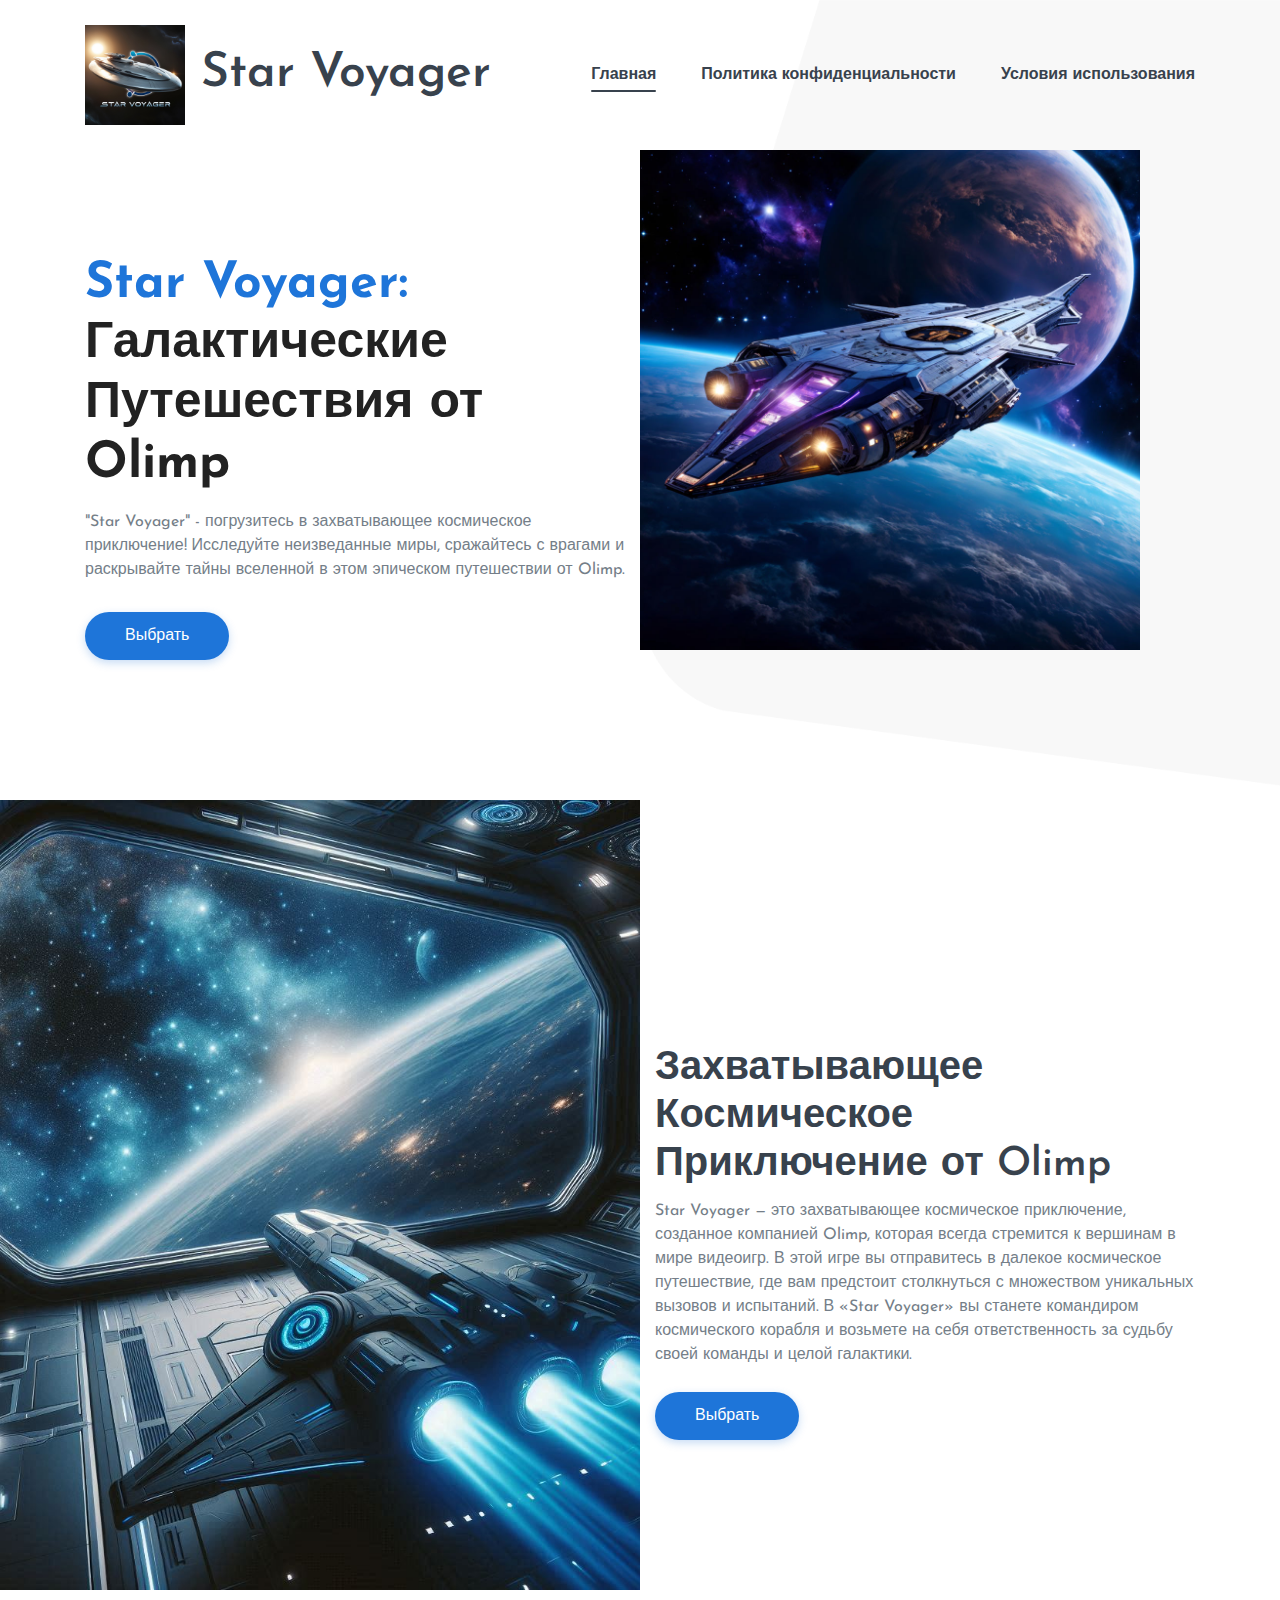
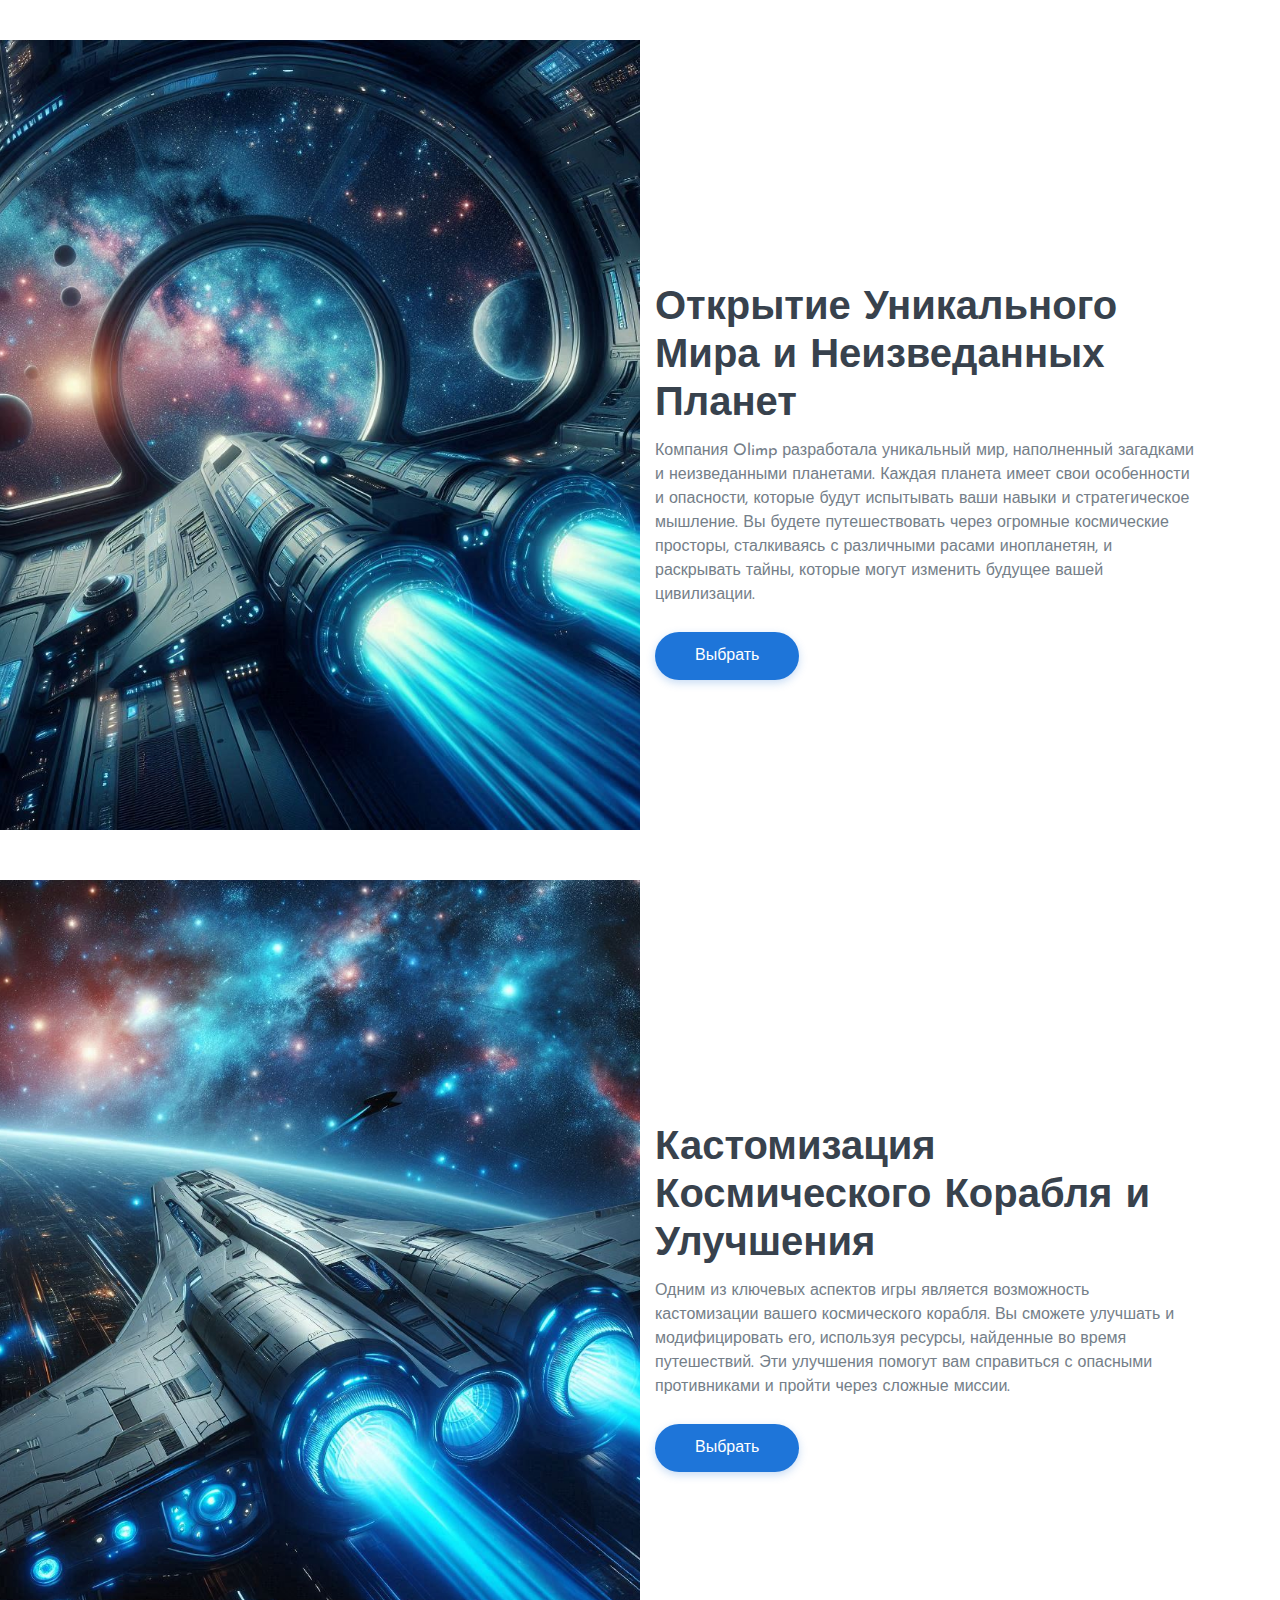
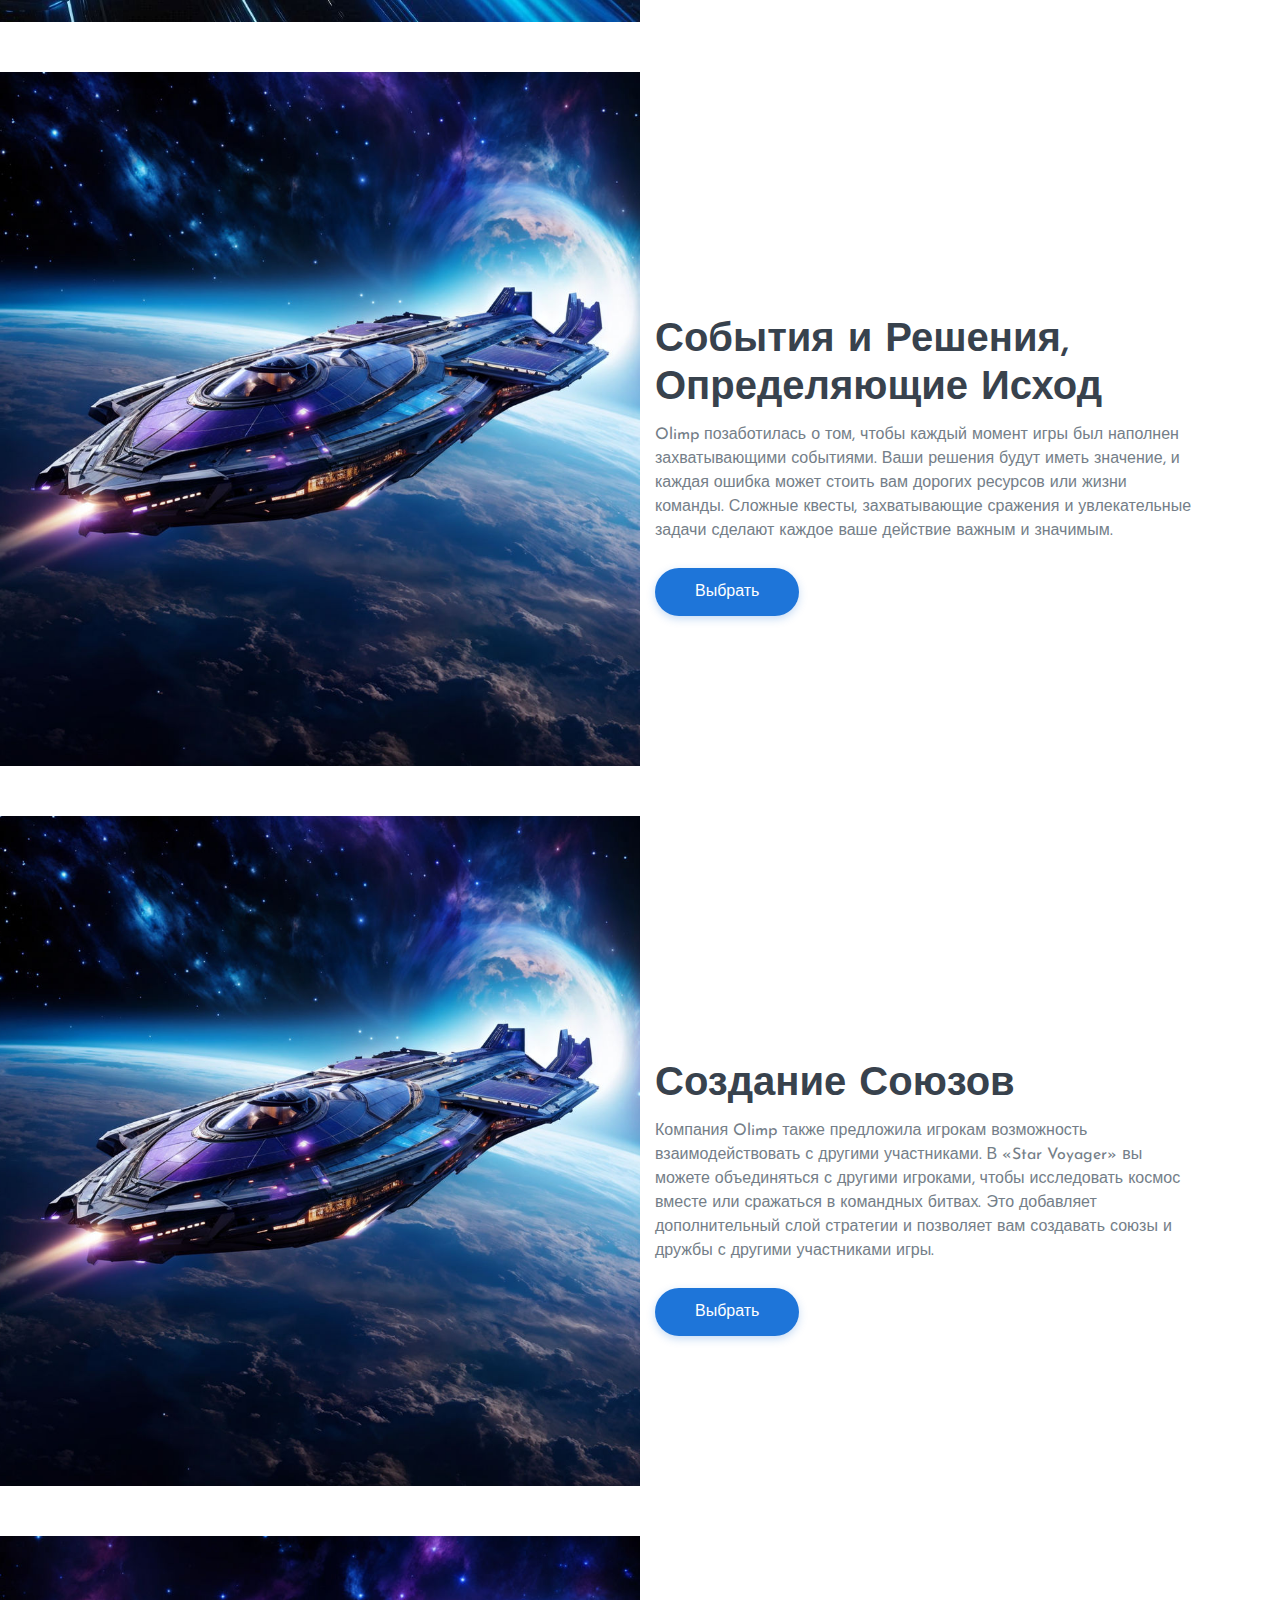
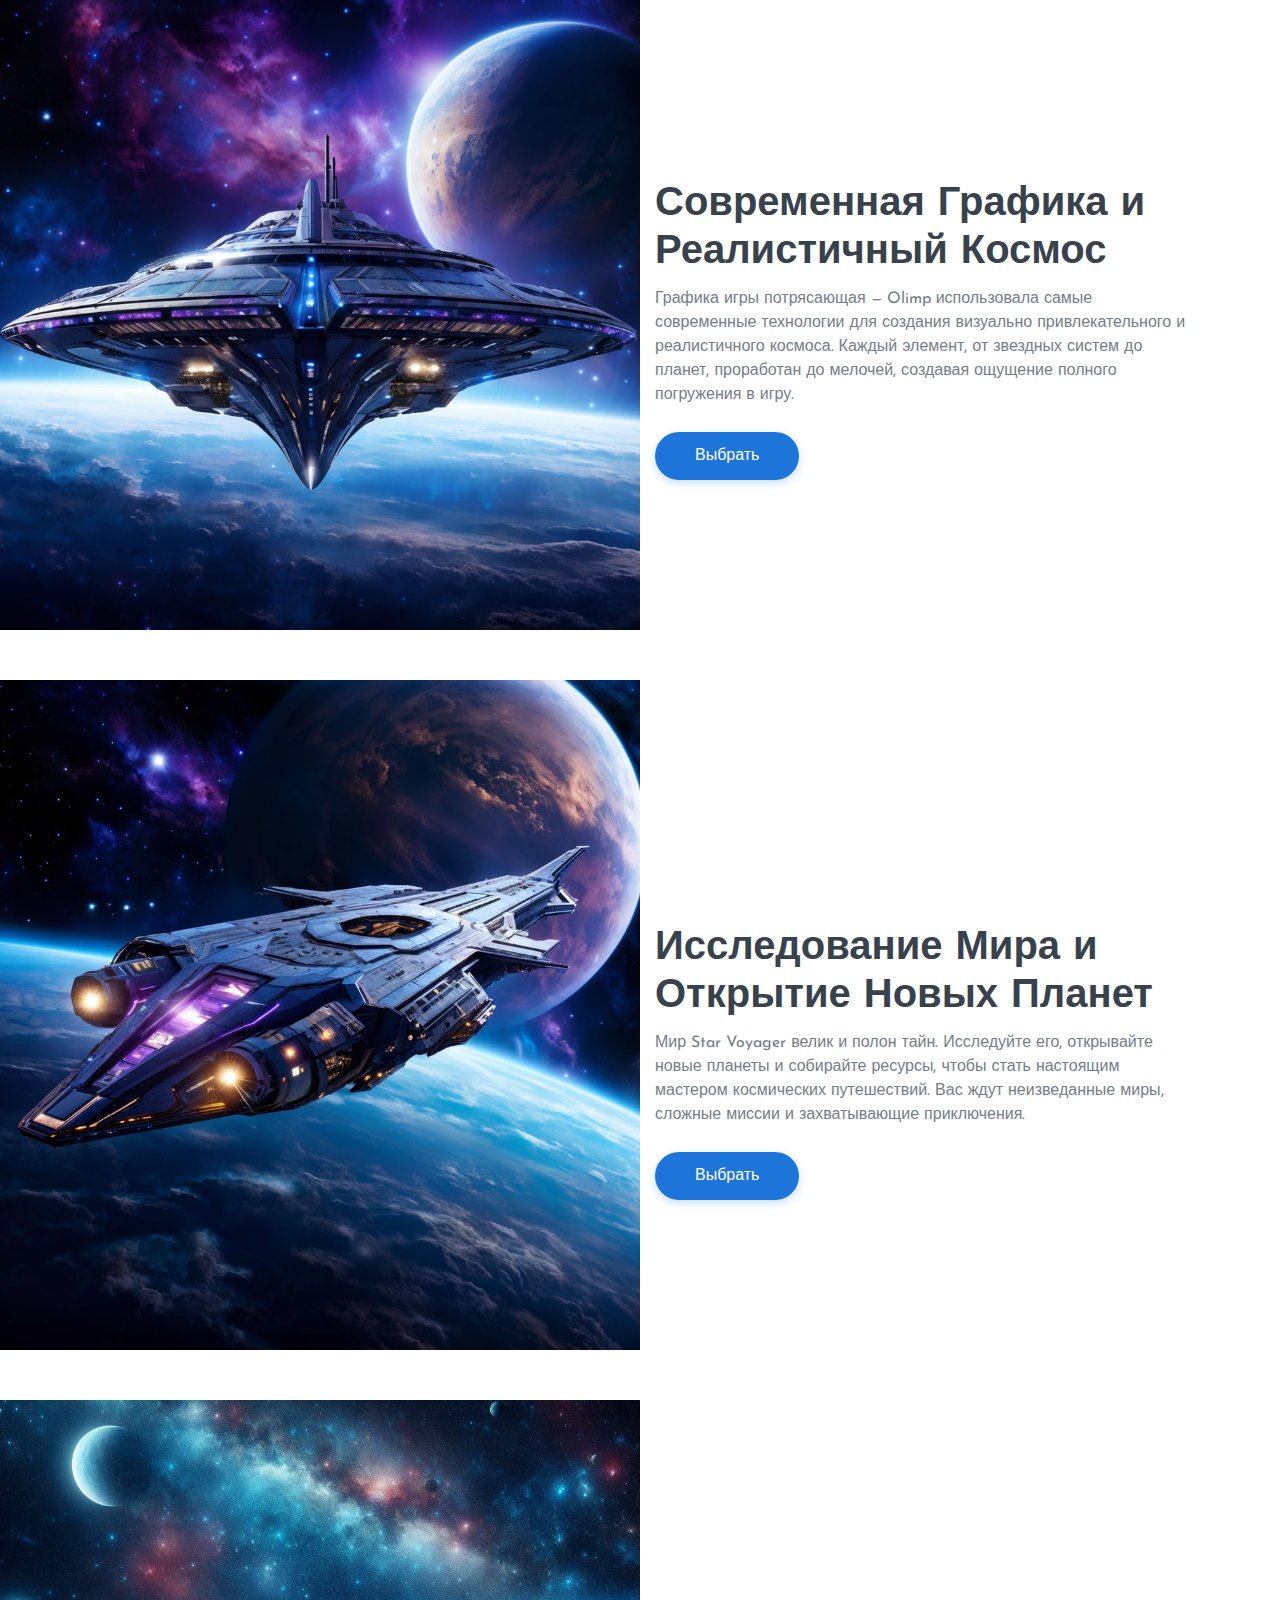
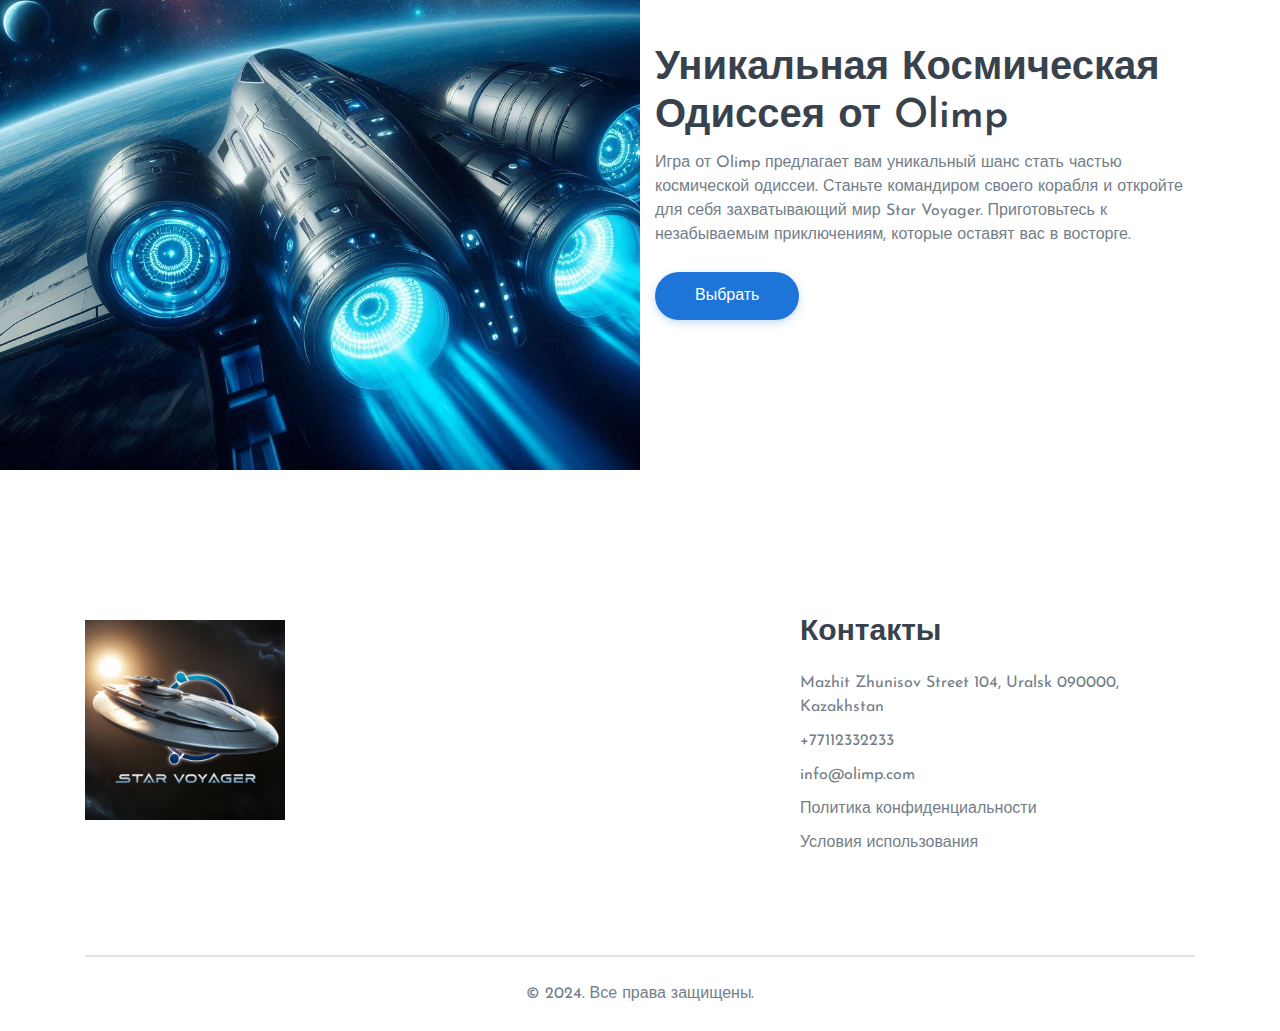
<file: index.html>
<!doctype html>
<html class="no-js" lang="ru">

<head>
    <meta charset="utf-8">
    <title>Star Voyager от Olimp - Космическое Приключение</title>
    <meta name="description" content="Star Voyager от Olimp — захватывающее космическое приключение. Путешествуйте по вселенной, исследуйте планеты и улучшайте свой космический корабль.">
    <meta name="viewport" content="width=device-width, initial-scale=1">
    <!--====== Favicon Icon ======-->
    <link rel="apple-touch-icon" sizes="180x180" href="favicon/apple-touch-icon.png">
    <link rel="icon" type="image/png" sizes="32x32" href="favicon/favicon-32x32.png">
    <link rel="icon" type="image/png" sizes="16x16" href="favicon/favicon-16x16.png">
    <link rel="manifest" href="favicon/site.webmanifest">
    <!--====== Font Awesome CSS ======-->
    <link rel="stylesheet" href="assets/webfont/font-css/LineIcons.css">
    <link rel="stylesheet" href="assets/css/bootstrap.min.css">
    <link rel="stylesheet" href="assets/css/default.css">
    <link rel="stylesheet" href="assets/css/style.css">
</head>

<body>

    <div class="preloader">
        <div class="loader">
            <div class="ytp-spinner">
                <div class="ytp-spinner-container">
                    <div class="ytp-spinner-rotator">
                        <div class="ytp-spinner-left">
                            <div class="ytp-spinner-circle"></div>
                        </div>
                        <div class="ytp-spinner-right">
                            <div class="ytp-spinner-circle"></div>
                        </div>
                    </div>
                </div>
            </div>
        </div>
    </div>

    <!--====== PRELOADER PART ENDS ======-->

    <!--====== HEADER PART START ======-->

    <section class="header_area">
        <div class="header_navbar">
            <div class="container">
                <div class="row">
                    <div class="col-lg-12">
                        <nav class="navbar navbar-expand-lg">
                            <a class="navbar-brand" href="index.html">
                                <img src="assets/images/logo.jpg" alt="Logo" width="100">
                            </a>
                            <h1>Star Voyager</h1>
                            <button class="navbar-toggler" type="button" data-toggle="collapse" data-target="#navbarSupportedContent" aria-controls="navbarSupportedContent" aria-expanded="false" aria-label="Toggle navigation">
                                <span class="toggler-icon"></span>
                                <span class="toggler-icon"></span>
                                <span class="toggler-icon"></span>
                            </button>

                            <div class="collapse navbar-collapse sub-menu-bar" id="navbarSupportedContent">
                                <ul id="nav" class="navbar-nav ml-auto">
                                    <li class="nav-item active">
                                        <a class="page-scroll" href="index.html">Главная</a>
                                    </li>
                                    <li class="nav-item">
                                        <a class="page-scroll" href="policy.html">Политика конфиденциальности</a>
                                    </li>
                                    <li class="nav-item">
                                        <a class="page-scroll" href="terms.html">Условия использования</a>
                                    </li>
                                </ul>
                            </div> <!-- navbar collapse -->
                        </nav> <!-- navbar -->
                    </div>
                </div> <!-- row -->
            </div> <!-- container -->
        </div> <!-- header navbar -->

        <div id="home" class="header_hero d-lg-flex align-items-center">
            <div class="container">
                <div class="row align-items-center">
                    <div class="col-lg-6">
                        <div class="header_hero_content mt-45">
                            <h2 class="header_title"><span>Star Voyager:</span> Галактические Путешествия от Olimp</h2>
                            <p>"Star Voyager" - погрузитесь в захватывающее космическое приключение! Исследуйте неизведанные миры, сражайтесь с врагами и раскрывайте тайны вселенной в этом эпическом путешествии от Olimp.</p>
                            <a href="" class="main-btn">Выбрать</a>
                        </div> <!-- header hero content -->
                    </div>
                </div> <!-- row -->
            </div> <!-- container -->
            <div class="header_shape bg_cover d-none d-lg-block" style="background-image: url(assets/images/header_shape.png)"></div> <!-- header shape -->
            <div class="header_image d-flex align-items-center">
                <div>
                    <img src="assets/images/14.jpeg" width="500" alt="header image">
                </div> <!-- image -->
            </div> <!-- header image -->
        </div> <!-- header hero -->
    </section>

    <!--====== HEADER PART ENDS ======-->
    
    <!--====== FEATURES PART START ======-->

    <section id="about" class="about_area pt-95 mb-50">
        <div class="about_shape d-none d-lg-block">
            <img src="assets/images/about_shape.svg" alt="shape">
        </div> <!-- about shape -->
        <div class="about_image d-flex align-items-center align-items-center justify-content-end">
            <div class="image">
                <img src="assets/images/8.jpeg" alt="about" class="img-about">
            </div>
        </div> <!-- about image -->
        <div class="container">
            <div class="row justify-content-end">
                <div class="col-lg-6">
                    <div class="about_content">
                        <div class="section_title pb-25">
                            <h4 class="title">Захватывающее Космическое Приключение от Olimp</h4>
                            <p>Star Voyager — это захватывающее космическое приключение, созданное компанией Olimp, которая всегда стремится к вершинам в мире видеоигр. В этой игре вы отправитесь в далекое космическое путешествие, где вам предстоит столкнуться с множеством уникальных вызовов и испытаний. В «Star Voyager» вы станете командиром космического корабля и возьмете на себя ответственность за судьбу своей команды и целой галактики.</p>
                        </div>
                        <a href="" class="main-btn">Выбрать</a>
                    </div> <!-- about content -->
                </div>
            </div> <!-- row -->
        </div> <!-- container -->
    </section>

    <section id="about2" class="about_area pt-95 mb-50">
        <div class="about_shape d-none d-lg-block">
            <img src="assets/images/about_shape.svg" alt="shape">
        </div> <!-- about shape -->
        <div class="about_image d-flex align-items-center align-items-center justify-content-end">
            <div class="image">
                <img src="assets/images/9.jpeg" alt="about" class="img-about">
            </div>
        </div><!-- about image -->
        <div class="container">
            <div class="row justify-content-end">
                <div class="col-lg-6">
                    <div class="about_content">
                        <div class="section_title pb-25">
                            <h4 class="title">Открытие Уникального Мира и Неизведанных Планет</h4>
                            <p>Компания Olimp разработала уникальный мир, наполненный загадками и неизведанными планетами. Каждая планета имеет свои особенности и опасности, которые будут испытывать ваши навыки и стратегическое мышление. Вы будете путешествовать через огромные космические просторы, сталкиваясь с различными расами инопланетян, и раскрывать тайны, которые могут изменить будущее вашей цивилизации.</p>
                        </div>
                        <a href="" class="main-btn">Выбрать</a>
                    </div> <!-- about content -->
                </div>
            </div> <!-- row -->
        </div> <!-- container -->
    </section>

    <section id="about3" class="about_area pt-95 mb-50">
        <div class="about_shape d-none d-lg-block">
            <img src="assets/images/about_shape.svg" alt="shape">
        </div> <!-- about shape -->
        <div class="about_image d-flex align-items-center align-items-center justify-content-end">
            <div class="image">
                <img src="assets/images/10.jpeg" alt="about" class="img-about">
            </div>
        </div> <!-- about image -->
        <div class="container">
            <div class="row justify-content-end">
                <div class="col-lg-6">
                    <div class="about_content">
                        <div class="section_title pb-25">
                            <h4 class="title">Кастомизация Космического Корабля и Улучшения</h4>
                            <p>Одним из ключевых аспектов игры является возможность кастомизации вашего космического корабля. Вы сможете улучшать и модифицировать его, используя ресурсы, найденные во время путешествий. Эти улучшения помогут вам справиться с опасными противниками и пройти через сложные миссии.</p>
                        </div>
                        <a href="" class="main-btn">Выбрать</a>
                    </div> <!-- about content -->
                </div>
            </div> <!-- row -->
        </div> <!-- container -->
    </section>

    <section id="about4" class="about_area pt-95 mb-50">
        <div class="about_shape d-none d-lg-block">
            <img src="assets/images/about_shape.svg" alt="shape">
        </div> <!-- about shape -->
        <div class="about_image d-flex align-items-center align-items-center justify-content-end">
            <div class="image">
                <img src="assets/images/12.jpeg" alt="about" class="img-about">
            </div>
        </div> <!-- about image -->
        <div class="container">
            <div class="row justify-content-end">
                <div class="col-lg-6">
                    <div class="about_content">
                        <div class="section_title pb-25">
                            <h4 class="title">События и Решения, Определяющие Исход</h4>
                            <p>Olimp позаботилась о том, чтобы каждый момент игры был наполнен захватывающими событиями. Ваши решения будут иметь значение, и каждая ошибка может стоить вам дорогих ресурсов или жизни команды. Сложные квесты, захватывающие сражения и увлекательные задачи сделают каждое ваше действие важным и значимым.</p>
                        </div>
                        <a href="" class="main-btn">Выбрать</a>
                    </div> <!-- about content -->
                </div>
            </div> <!-- row -->
        </div> <!-- container -->
    </section>

    <section id="about5" class="about_area pt-95 mb-50">
        <div class="about_shape d-none d-lg-block">
            <img src="assets/images/about_shape.svg" alt="shape">
        </div> <!-- about shape -->
        <div class="about_image d-flex align-items-center align-items-center justify-content-end">
            <div class="image">
                <img src="assets/images/12.jpeg" alt="about" class="img-about">
            </div>
        </div> <!-- about image -->
        <div class="container">
            <div class="row justify-content-end">
                <div class="col-lg-6">
                    <div class="about_content">
                        <div class="section_title pb-25">
                            <h4 class="title">Создание Союзов</h4>
                            <p>Компания Olimp также предложила игрокам возможность взаимодействовать с другими участниками. В «Star Voyager» вы можете объединяться с другими игроками, чтобы исследовать космос вместе или сражаться в командных битвах. Это добавляет дополнительный слой стратегии и позволяет вам создавать союзы и дружбы с другими участниками игры.</p>
                        </div>
                        <a href="" class="main-btn">Выбрать</a>
                    </div> <!-- about content -->
                </div>
            </div> <!-- row -->
        </div> <!-- container -->
    </section>

    <section id="about6" class="about_area pt-95 mb-50">
        <div class="about_shape d-none d-lg-block">
            <img src="assets/images/about_shape.svg" alt="shape">
        </div> <!-- about shape -->
        <div class="about_image d-flex align-items-center align-items-center justify-content-end">
            <div class="image">
                <img src="assets/images/13.jpeg" alt="about" class="img-about">
            </div>
        </div> <!-- about image -->
        <div class="container">
            <div class="row justify-content-end">
                <div class="col-lg-6">
                    <div class="about_content">
                        <div class="section_title pb-25">
                            <h4 class="title">Современная Графика и Реалистичный Космос</h4>
                            <p>Графика игры потрясающая — Olimp использовала самые современные технологии для создания визуально привлекательного и реалистичного космоса. Каждый элемент, от звездных систем до планет, проработан до мелочей, создавая ощущение полного погружения в игру.</p>
                        </div>
                        <a href="" class="main-btn">Выбрать</a>
                    </div> <!-- about content -->
                </div>
            </div> <!-- row -->
        </div> <!-- container -->
    </section>

    <section id="about7" class="about_area pt-95 mb-50">
        <div class="about_shape d-none d-lg-block">
            <img src="assets/images/about_shape.svg" alt="shape">
        </div> <!-- about shape -->
        <div class="about_image d-flex align-items-center align-items-center justify-content-end">
            <div class="image">
                <img src="assets/images/14.jpeg" alt="about" class="img-about">
            </div>
        </div> <!-- about image -->
        <div class="container">
            <div class="row justify-content-end">
                <div class="col-lg-6">
                    <div class="about_content">
                        <div class="section_title pb-25">
                            <h4 class="title">Исследование Мира и Открытие Новых Планет</h4>
                            <p>Мир Star Voyager велик и полон тайн. Исследуйте его, открывайте новые планеты и собирайте ресурсы, чтобы стать настоящим мастером космических путешествий. Вас ждут неизведанные миры, сложные миссии и захватывающие приключения.</p>
                        </div>
                        <a href="" class="main-btn">Выбрать</a>
                    </div> <!-- about content -->
                </div>
            </div> <!-- row -->
        </div> <!-- container -->
    </section>

    <section id="about8" class="about_area pt-95 mb-50">
        <div class="about_shape d-none d-lg-block">
            <img src="assets/images/about_shape.svg" alt="shape">
        </div> <!-- about shape -->
        <div class="about_image d-flex align-items-center align-items-center justify-content-end">
            <div class="image">
                <img src="assets/images/7.jpeg" alt="about" class="img-about">
            </div>
        </div> <!-- about image -->
        <div class="container">
            <div class="row justify-content-end">
                <div class="col-lg-6">
                    <div class="about_content">
                        <div class="section_title pb-25">
                            <h4 class="title">Уникальная Космическая Одиссея от Olimp</h4>
                            <p>Игра от Olimp предлагает вам уникальный шанс стать частью космической одиссеи. Станьте командиром своего корабля и откройте для себя захватывающий мир Star Voyager. Приготовьтесь к незабываемым приключениям, которые оставят вас в восторге.</p>
                        </div>
                        <a href="" class="main-btn">Выбрать</a>
                    </div> <!-- about content -->
                </div>
            </div> <!-- row -->
        </div> <!-- container -->
    </section>
    <!--====== ABOUT PART ENDS ======-->
    
    <!--====== FOOTER PART START ======-->

    <section id="footer" class="footer_area">
        <div class="footer_widget pt-50 pb-100">
            <div class="container">
                <div class="row">
                    <div class="col-lg-4">
                        <div class="footer_about mt-50">
                            <a href="index.html">
                                <img src="assets/images/logo.jpg" width="200" alt="logo">
                            </a>
                        </div> <!-- footer about -->
                    </div>
                    <div class="col-lg-3"></div>
                    <div class="col-lg-5">
                        <div class="footer_link_wrapper d-flex flex-wrap">
                            <div class="footer_link mt-45">
                                <h4 class="footer_title">Контакты</h4>
                                <ul class="link">
                                    <li>Mazhit Zhunisov Street 104, Uralsk 090000, Kazakhstan</li>
                                    <li>+77112332233</li>
                                    <li>info@olimp.com</li>
                                    <li><a href="policy.html">Политика конфиденциальности</a></li>
                                    <li><a href="terms.html">Условия использования</a></li>
                                </ul>
                            </div> <!-- footer link -->
                        </div> <!-- footer link wrapper -->
                    </div>
                </div> <!-- row -->
            </div> <!-- container -->
        </div> <!-- footer widget -->
        
        <div class="footer_copyright">
            <div class="container">
                <div class="copyright text-center">
                    <p>© 2024. Все права защищены.</p>
                </div> <!-- copyright -->
            </div> <!-- container -->
        </div> <!-- footer copyright -->
    </section>

    <!--====== FOOTER PART ENDS ======-->
    
    <!--====== BACK TOP TOP PART START ======-->

    <a href="#" class="back-to-top"><i class="lni lni-chevron-up"></i></a>

    <!--====== BACK TOP TOP PART ENDS ======-->
    


    <!--====== PART ENDS ======-->
    


    <!--====== Jquery js ======-->
    <script src="assets/js/vendor/jquery-1.12.4.min.js"></script>
    <script src="assets/js/vendor/modernizr-3.7.1.min.js"></script>
    
    <!--====== Bootstrap js ======-->
    <script src="assets/js/popper.min.js"></script>
    <script src="assets/js/bootstrap.min.js"></script>
    
    
    <!--====== Scrolling Nav js ======-->
    <script src="assets/js/jquery.easing.min.js"></script>
    <script src="assets/js/scrolling-nav.js"></script>
    
    <!--====== Main js ======-->
    <script src="assets/js/main.js"></script>
    <script type="application/ld+json">
        {
            "@context": "https://schema.org",
            "@type": "Organization",
            "name": "Star Voyager",
            "url": "",
            "logo": "/images/logo.jpg"
        }
    </script>
    <script type="application/ld+json">
        {
            "@context": "https://schema.org",
            "@type": "WPHeader",
            "headline": "Star Voyager от Olimp - Космическое Приключение",
            "description": "Star Voyager от Olimp — захватывающее космическое приключение. Путешествуйте по вселенной, исследуйте планеты и улучшайте свой космический корабль.",
            "url": "",
            "publisher": {
                "@type": "Organization",
                "name": "Pin-up",
                "logo": {
                    "@type": "ImageObject",
                    "url": "/images/logo.jpg"
                }
            }
        }
    </script>
    <script type="application/ld+json">
        {
            "@context": "https://schema.org",
            "@type": "WebPage",
            "name": "Star Voyager от Olimp - Космическое Приключение",
            "description": "Star Voyager от Olimp — захватывающее космическое приключение. Путешествуйте по вселенной, исследуйте планеты и улучшайте свой космический корабль.",
            "publisher": {
                "@type": "Organization",
                "name": "Pin-up"
            },
            "license": "A license document that applies to this content, typically indicated by URL"
        }
    </script>
    <script type="application/ld+json">
        {
            "@context": "https://schema.org",
            "@type": "SiteNavigationElement",
            "name": "Main Navigation",
            "url": "",
            "hasPart": [
                {
                    "@type": "WebPage",
                    "name": "Home",
                    "url": ""
                },
                {
                    "@type": "WebPage",
                    "name": "Privacy Policy",
                    "url": "/policy.html"
                },
                {
                    "@type": "WebPage",
                    "name": "Terms of use",
                    "url": "/terms.html"
                }
            ]
        }
    </script>
</body>

</html>
</file>
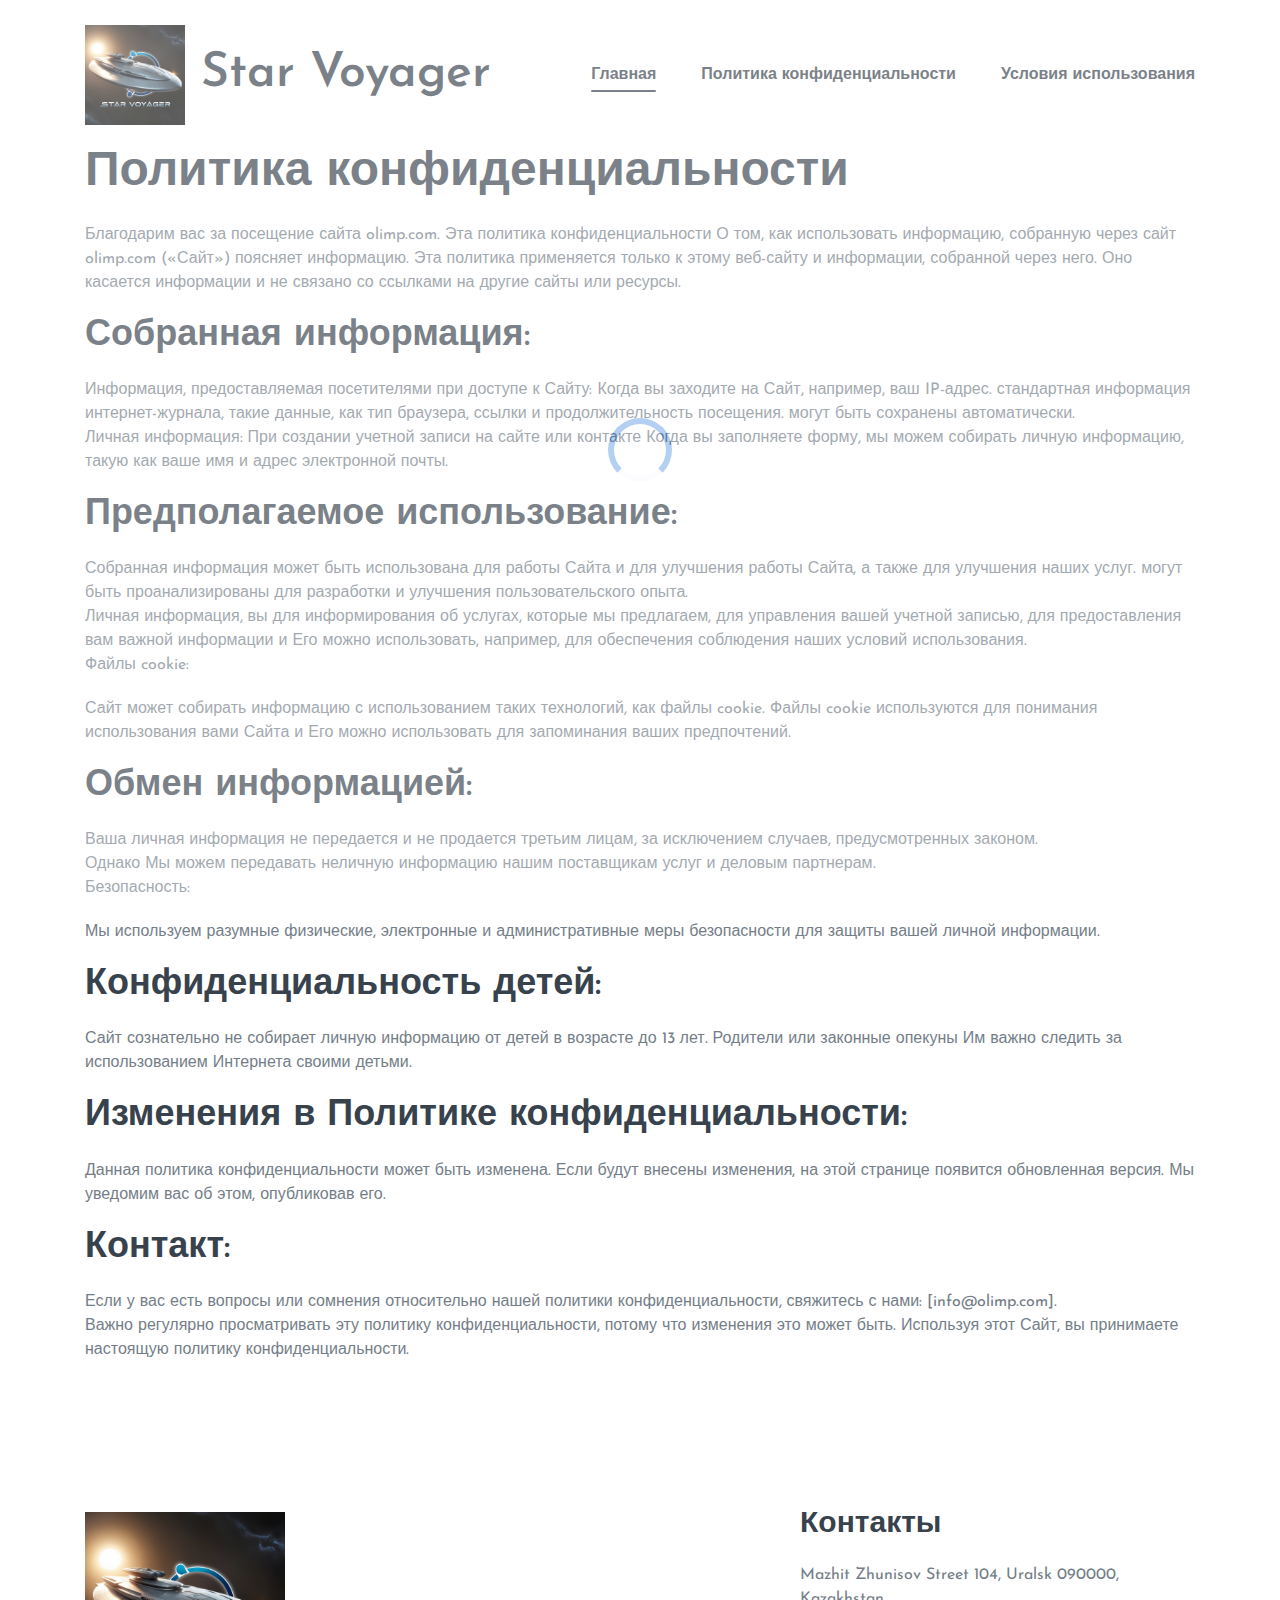
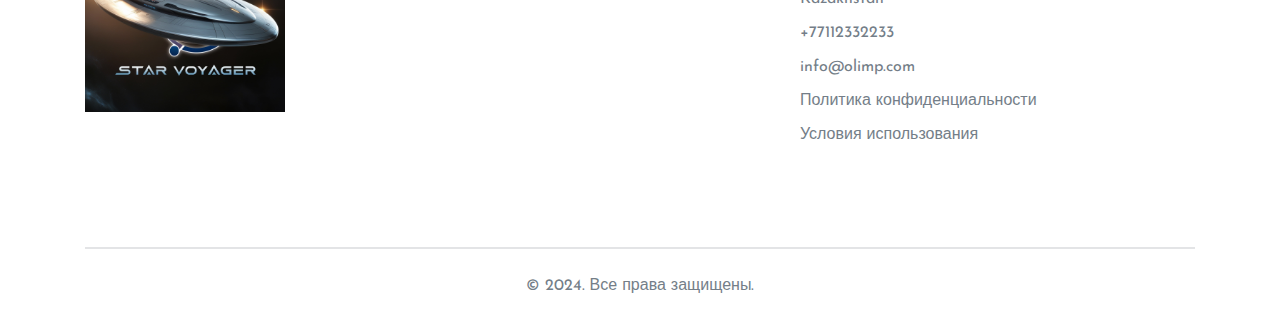
<file: policy.html>
<!doctype html>
<html class="no-js" lang="ru">

<head>
    <meta charset="utf-8">
    <title>Star Voyager от Olimp - Космическое Приключение</title>
    <meta name="description" content="Star Voyager от Olimp — захватывающее космическое приключение. Путешествуйте по вселенной, исследуйте планеты и улучшайте свой космический корабль.">
    <meta name="viewport" content="width=device-width, initial-scale=1">
    <!--====== Favicon Icon ======-->
    <link rel="apple-touch-icon" sizes="180x180" href="favicon/apple-touch-icon.png">
    <link rel="icon" type="image/png" sizes="32x32" href="favicon/favicon-32x32.png">
    <link rel="icon" type="image/png" sizes="16x16" href="favicon/favicon-16x16.png">
    <link rel="manifest" href="favicon/site.webmanifest">
    <!--====== Font Awesome CSS ======-->
    <link rel="stylesheet" href="assets/webfont/font-css/LineIcons.css">
    <link rel="stylesheet" href="assets/css/bootstrap.min.css">
    <link rel="stylesheet" href="assets/css/default.css">
    <link rel="stylesheet" href="assets/css/style.css">
</head>

<body>

    <div class="preloader">
        <div class="loader">
            <div class="ytp-spinner">
                <div class="ytp-spinner-container">
                    <div class="ytp-spinner-rotator">
                        <div class="ytp-spinner-left">
                            <div class="ytp-spinner-circle"></div>
                        </div>
                        <div class="ytp-spinner-right">
                            <div class="ytp-spinner-circle"></div>
                        </div>
                    </div>
                </div>
            </div>
        </div>
    </div>

    <!--====== PRELOADER PART ENDS ======-->

    <!--====== HEADER PART START ======-->

    <section class="header_area">
        <div class="header_navbar">
            <div class="container">
                <div class="row">
                    <div class="col-lg-12">
                        <nav class="navbar navbar-expand-lg">
                            <a class="navbar-brand" href="index.html">
                                <img src="assets/images/logo.jpg" alt="Logo" width="100">
                            </a>
                            <h1>Star Voyager</h1>
                            <button class="navbar-toggler" type="button" data-toggle="collapse" data-target="#navbarSupportedContent" aria-controls="navbarSupportedContent" aria-expanded="false" aria-label="Toggle navigation">
                                <span class="toggler-icon"></span>
                                <span class="toggler-icon"></span>
                                <span class="toggler-icon"></span>
                            </button>

                            <div class="collapse navbar-collapse sub-menu-bar" id="navbarSupportedContent">
                                <ul id="nav" class="navbar-nav ml-auto">
                                    <li class="nav-item active">
                                        <a class="page-scroll" href="index.html">Главная</a>
                                    </li>
                                    <li class="nav-item">
                                        <a class="page-scroll" href="policy.html">Политика конфиденциальности</a>
                                    </li>
                                    <li class="nav-item">
                                        <a class="page-scroll" href="terms.html">Условия использования</a>
                                    </li>
                                </ul>
                            </div> <!-- navbar collapse -->
                        </nav> <!-- navbar -->
                    </div>
                </div> <!-- row -->
            </div> <!-- container -->
        </div> <!-- header navbar -->
        <!-- header hero -->
    </section>

    <!--====== HEADER PART ENDS ======-->
    
    <!--====== FEATURES PART START ======-->

    <section id="about" class="about_area pt-95">
        <div class="container mt-50 mb-50 policy">
            <h1>Политика конфиденциальности</h1>
            <p>Благодарим вас за посещение сайта olimp.com. Эта политика конфиденциальности
                О том, как использовать информацию, собранную через сайт olimp.com («Сайт»)
                поясняет информацию. Эта политика применяется только к этому веб-сайту и информации, собранной через
                него.
                Оно касается информации и не связано со ссылками на другие сайты или ресурсы.</p>
            <h2>
                Собранная информация:</h2>
            <p>
                Информация, предоставляемая посетителями при доступе к Сайту: Когда вы заходите на Сайт, например, ваш
                IP-адрес.
                стандартная информация интернет-журнала, такие данные, как тип браузера, ссылки и продолжительность
                посещения.
                могут быть сохранены автоматически.<br>Личная информация: При создании учетной записи на сайте или
                контакте
                Когда вы заполняете форму, мы можем собирать личную информацию, такую ​​как ваше имя и адрес электронной
                почты.<br>
            </p>
            <h2>Предполагаемое использование:</h2>
            <p>
                Собранная информация может быть использована для работы Сайта и для улучшения работы Сайта, а также для
                улучшения наших услуг.
                могут быть проанализированы для разработки и улучшения пользовательского опыта.<br>Личная информация, вы
                для информирования об услугах, которые мы предлагаем, для управления вашей учетной записью, для
                предоставления вам важной информации и
                Его можно использовать, например, для обеспечения соблюдения наших условий использования.<br>Файлы
                cookie:</p>
            <p>
                Сайт может собирать информацию с использованием таких технологий, как файлы cookie. Файлы cookie
                используются для понимания использования вами Сайта и
                Его можно использовать для запоминания ваших предпочтений.<br></p>
            <h2>Обмен информацией:</h2>
            <p>
                Ваша личная информация не передается и не продается третьим лицам, за исключением случаев,
                предусмотренных законом.<br>Однако
                Мы можем передавать неличную информацию нашим поставщикам услуг и деловым партнерам.<br>Безопасность:
            </p>
            <p>
                Мы используем разумные физические, электронные и административные меры безопасности для защиты вашей
                личной информации.<br></p>
            <h2>Конфиденциальность детей:</h2>
            <p>
                Сайт сознательно не собирает личную информацию от детей в возрасте до 13 лет. Родители или законные
                опекуны
                Им важно следить за использованием Интернета своими детьми.<br></p>
            <h2>Изменения в Политике конфиденциальности:</h2>
            <p>
                Данная политика конфиденциальности может быть изменена. Если будут внесены изменения, на этой странице
                появится обновленная версия.
                Мы уведомим вас об этом, опубликовав его.<br></p>
            <h2>Контакт:</h2>
            <p>
                Если у вас есть вопросы или сомнения относительно нашей политики конфиденциальности, свяжитесь с нами:
                [info@olimp.com].<br>Важно регулярно просматривать эту политику конфиденциальности, потому что
                изменения
                это может быть. Используя этот Сайт, вы принимаете настоящую политику конфиденциальности.</p>
        </div>
    </section>
    <section id="footer" class="footer_area">
        <div class="footer_widget pt-50 pb-100">
            <div class="container">
                <div class="row">
                    <div class="col-lg-4">
                        <div class="footer_about mt-50">
                            <a href="index.html">
                                <img src="assets/images/logo.jpg" width="200" alt="logo">
                            </a>
                        </div> <!-- footer about -->
                    </div>
                    <div class="col-lg-3"></div>
                    <div class="col-lg-5">
                        <div class="footer_link_wrapper d-flex flex-wrap">
                            <div class="footer_link mt-45">
                                <h4 class="footer_title">Контакты</h4>
                                <ul class="link">
                                    <li>Mazhit Zhunisov Street 104, Uralsk 090000, Kazakhstan</li>
                                    <li>+77112332233</li>
                                    <li>info@olimp.com</li>
                                    <li><a href="policy.html">Политика конфиденциальности</a></li>
                                    <li><a href="terms.html">Условия использования</a></li>
                                </ul>
                            </div> <!-- footer link -->
                        </div> <!-- footer link wrapper -->
                    </div>
                </div> <!-- row -->
            </div> <!-- container -->
        </div> <!-- footer widget -->
        
        <div class="footer_copyright">
            <div class="container">
                <div class="copyright text-center">
                    <p>© 2024. Все права защищены.</p>
                </div> <!-- copyright -->
            </div> <!-- container -->
        </div> <!-- footer copyright -->
    </section>

    <!--====== FOOTER PART ENDS ======-->
    
    <!--====== BACK TOP TOP PART START ======-->

    <a href="#" class="back-to-top"><i class="lni lni-chevron-up"></i></a>

    <!--====== BACK TOP TOP PART ENDS ======-->
    


    <!--====== PART ENDS ======-->
    


    <!--====== Jquery js ======-->
    <script src="assets/js/vendor/jquery-1.12.4.min.js"></script>
    <script src="assets/js/vendor/modernizr-3.7.1.min.js"></script>
    
    <!--====== Bootstrap js ======-->
    <script src="assets/js/popper.min.js"></script>
    <script src="assets/js/bootstrap.min.js"></script>
    
    
    <!--====== Scrolling Nav js ======-->
    <script src="assets/js/jquery.easing.min.js"></script>
    <script src="assets/js/scrolling-nav.js"></script>
    
    <!--====== Main js ======-->
    <script src="assets/js/main.js"></script>
    <script type="application/ld+json">
        {
            "@context": "https://schema.org",
            "@type": "Organization",
            "name": "Star Voyager",
            "url": "",
            "logo": "/images/logo.jpg"
        }
    </script>
    <script type="application/ld+json">
        {
            "@context": "https://schema.org",
            "@type": "WPHeader",
            "headline": "Star Voyager от Olimp - Космическое Приключение",
            "description": "Star Voyager от Olimp — захватывающее космическое приключение. Путешествуйте по вселенной, исследуйте планеты и улучшайте свой космический корабль.",
            "url": "",
            "publisher": {
                "@type": "Organization",
                "name": "Pin-up",
                "logo": {
                    "@type": "ImageObject",
                    "url": "/images/logo.jpg"
                }
            }
        }
    </script>
    <script type="application/ld+json">
        {
            "@context": "https://schema.org",
            "@type": "WebPage",
            "name": "Star Voyager от Olimp - Космическое Приключение",
            "description": "Star Voyager от Olimp — захватывающее космическое приключение. Путешествуйте по вселенной, исследуйте планеты и улучшайте свой космический корабль.",
            "publisher": {
                "@type": "Organization",
                "name": "Pin-up"
            },
            "license": "A license document that applies to this content, typically indicated by URL"
        }
    </script>
    <script type="application/ld+json">
        {
            "@context": "https://schema.org",
            "@type": "SiteNavigationElement",
            "name": "Main Navigation",
            "url": "",
            "hasPart": [
                {
                    "@type": "WebPage",
                    "name": "Home",
                    "url": ""
                },
                {
                    "@type": "WebPage",
                    "name": "Privacy Policy",
                    "url": "/policy.html"
                },
                {
                    "@type": "WebPage",
                    "name": "Terms of use",
                    "url": "/terms.html"
                }
            ]
        }
    </script>
</body>

</html>
</file>
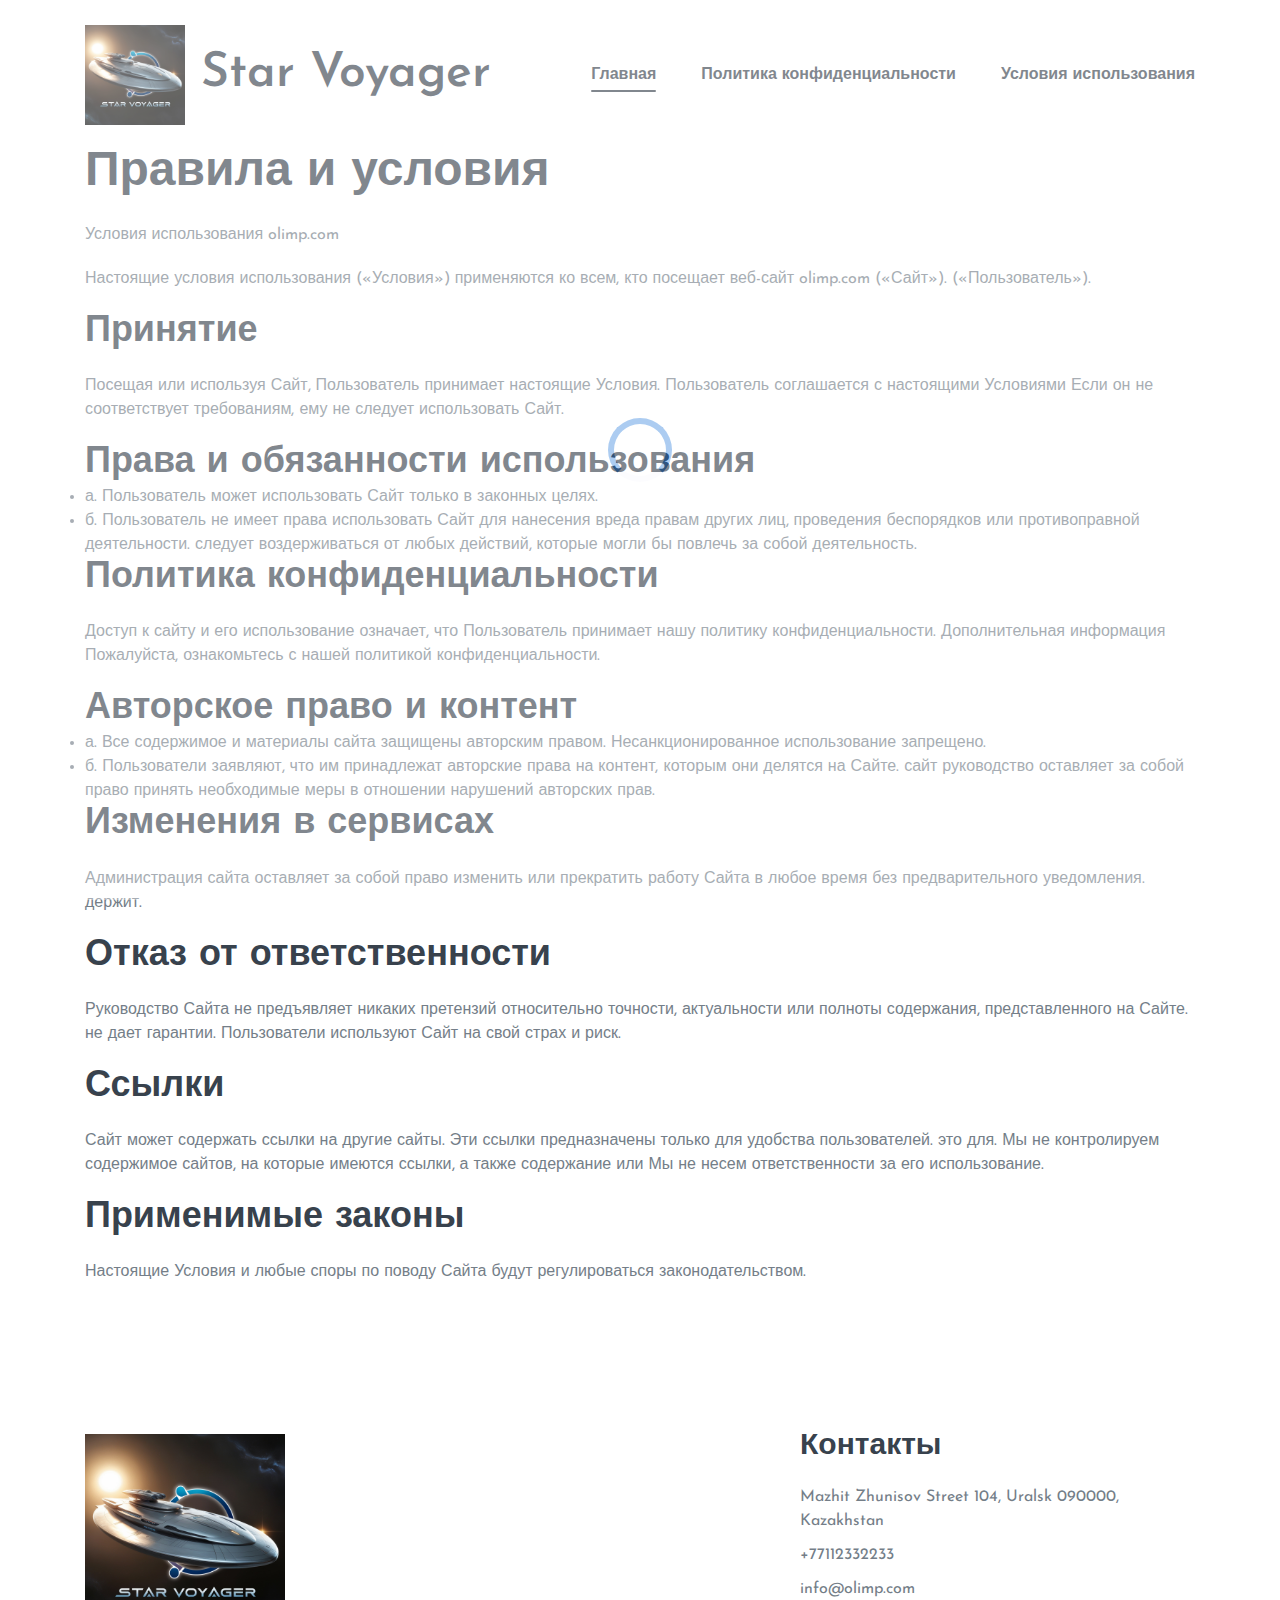
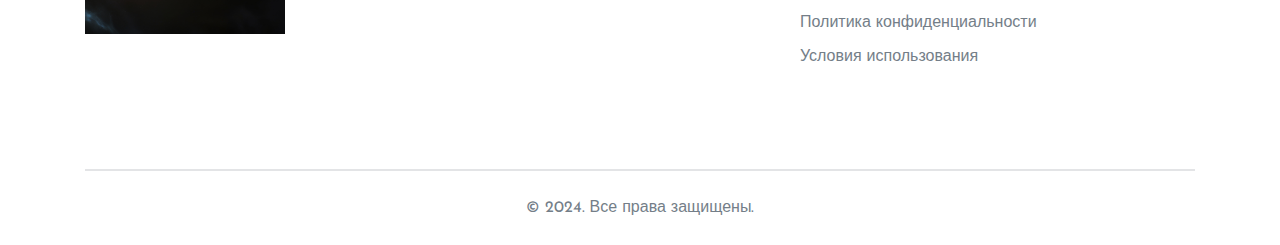
<file: terms.html>
<!doctype html>
<html class="no-js" lang="ru">

<head>
    <meta charset="utf-8">
    <title>Star Voyager от Olimp - Космическое Приключение</title>
    <meta name="description" content="Star Voyager от Olimp — захватывающее космическое приключение. Путешествуйте по вселенной, исследуйте планеты и улучшайте свой космический корабль.">
    <meta name="viewport" content="width=device-width, initial-scale=1">
    <!--====== Favicon Icon ======-->
    <link rel="apple-touch-icon" sizes="180x180" href="favicon/apple-touch-icon.png">
    <link rel="icon" type="image/png" sizes="32x32" href="favicon/favicon-32x32.png">
    <link rel="icon" type="image/png" sizes="16x16" href="favicon/favicon-16x16.png">
    <link rel="manifest" href="favicon/site.webmanifest">
    <!--====== Font Awesome CSS ======-->
    <link rel="stylesheet" href="assets/webfont/font-css/LineIcons.css">
    <link rel="stylesheet" href="assets/css/bootstrap.min.css">
    <link rel="stylesheet" href="assets/css/default.css">
    <link rel="stylesheet" href="assets/css/style.css">
</head>

<body>

    <div class="preloader">
        <div class="loader">
            <div class="ytp-spinner">
                <div class="ytp-spinner-container">
                    <div class="ytp-spinner-rotator">
                        <div class="ytp-spinner-left">
                            <div class="ytp-spinner-circle"></div>
                        </div>
                        <div class="ytp-spinner-right">
                            <div class="ytp-spinner-circle"></div>
                        </div>
                    </div>
                </div>
            </div>
        </div>
    </div>

    <!--====== PRELOADER PART ENDS ======-->

    <!--====== HEADER PART START ======-->

    <section class="header_area">
        <div class="header_navbar">
            <div class="container">
                <div class="row">
                    <div class="col-lg-12">
                        <nav class="navbar navbar-expand-lg">
                            <a class="navbar-brand" href="index.html">
                                <img src="assets/images/logo.jpg" alt="Logo" width="100">
                            </a>
                            <h1>Star Voyager</h1>
                            <button class="navbar-toggler" type="button" data-toggle="collapse" data-target="#navbarSupportedContent" aria-controls="navbarSupportedContent" aria-expanded="false" aria-label="Toggle navigation">
                                <span class="toggler-icon"></span>
                                <span class="toggler-icon"></span>
                                <span class="toggler-icon"></span>
                            </button>

                            <div class="collapse navbar-collapse sub-menu-bar" id="navbarSupportedContent">
                                <ul id="nav" class="navbar-nav ml-auto">
                                    <li class="nav-item active">
                                        <a class="page-scroll" href="index.html">Главная</a>
                                    </li>
                                    <li class="nav-item">
                                        <a class="page-scroll" href="policy.html">Политика конфиденциальности</a>
                                    </li>
                                    <li class="nav-item">
                                        <a class="page-scroll" href="terms.html">Условия использования</a>
                                    </li>
                                </ul>
                            </div> <!-- navbar collapse -->
                        </nav> <!-- navbar -->
                    </div>
                </div> <!-- row -->
            </div> <!-- container -->
        </div> <!-- header navbar -->
        <!-- header hero -->
    </section>

    <!--====== HEADER PART ENDS ======-->
    
    <!--====== FEATURES PART START ======-->

    <section id="about" class="about_area pt-95">
        <div class="container mt-50 mb-50 policy">
            <h1>Правила и условия</h1>
            <p>Условия использования olimp.com</p>
            <p>Настоящие условия использования («Условия») применяются ко всем, кто посещает веб-сайт olimp.com
                («Сайт»).
                («Пользователь»).</p>
            <h2>Принятие</h2>
            <p>Посещая или используя Сайт, Пользователь принимает настоящие Условия. Пользователь соглашается с
                настоящими Условиями
                Если он не соответствует требованиям, ему не следует использовать Сайт.</p>
            <h2>Права и обязанности использования</h2>
            <li>а. Пользователь может использовать Сайт только в законных целях.</li>
            <li>б. Пользователь не имеет права использовать Сайт для нанесения вреда правам других лиц, проведения
                беспорядков или противоправной деятельности.
                следует воздерживаться от любых действий, которые могли бы повлечь за собой деятельность.
            </li>
            <h2>Политика конфиденциальности</h2>
            <p>Доступ к сайту и его использование означает, что Пользователь принимает нашу политику конфиденциальности.
                Дополнительная информация
                Пожалуйста, ознакомьтесь с нашей политикой конфиденциальности.</p>
            <h2>Авторское право и контент</h2>
            <li>а. Все содержимое и материалы сайта защищены авторским правом. Несанкционированное использование
                запрещено.
            </li>
            <li>б. Пользователи заявляют, что им принадлежат авторские права на контент, которым они делятся на Сайте.
                сайт
                руководство оставляет за собой право принять необходимые меры в отношении нарушений авторских прав.
            </li>
            <h2>Изменения в сервисах</h2>
            <p>Администрация сайта оставляет за собой право изменить или прекратить работу Сайта в любое время без
                предварительного уведомления.
                держит.</p>
            <h2>Отказ от ответственности</h2>
            <p>Руководство Сайта не предъявляет никаких претензий относительно точности, актуальности или полноты
                содержания, представленного на Сайте.
                не дает гарантии. Пользователи используют Сайт на свой страх и риск.</p>
            <h2>Ссылки</h2>
            <p>Сайт может содержать ссылки на другие сайты. Эти ссылки предназначены только для удобства пользователей.
                это для. Мы не контролируем содержимое сайтов, на которые имеются ссылки, а также содержание или
                Мы не несем ответственности за его использование.</p>
            <h2>Применимые законы</h2>
            <p>Настоящие Условия и любые споры по поводу Сайта будут регулироваться законодательством.</p>
        </div>
    </section>
    <section id="footer" class="footer_area">
        <div class="footer_widget pt-50 pb-100">
            <div class="container">
                <div class="row">
                    <div class="col-lg-4">
                        <div class="footer_about mt-50">
                            <a href="index.html">
                                <img src="assets/images/logo.jpg" width="200" alt="logo">
                            </a>
                        </div> <!-- footer about -->
                    </div>
                    <div class="col-lg-3"></div>
                    <div class="col-lg-5">
                        <div class="footer_link_wrapper d-flex flex-wrap">
                            <div class="footer_link mt-45">
                                <h4 class="footer_title">Контакты</h4>
                                <ul class="link">
                                    <li>Mazhit Zhunisov Street 104, Uralsk 090000, Kazakhstan</li>
                                    <li>+77112332233</li>
                                    <li>info@olimp.com</li>
                                    <li><a href="policy.html">Политика конфиденциальности</a></li>
                                    <li><a href="terms.html">Условия использования</a></li>
                                </ul>
                            </div> <!-- footer link -->
                        </div> <!-- footer link wrapper -->
                    </div>
                </div> <!-- row -->
            </div> <!-- container -->
        </div> <!-- footer widget -->
        
        <div class="footer_copyright">
            <div class="container">
                <div class="copyright text-center">
                    <p>© 2024. Все права защищены.</p>
                </div> <!-- copyright -->
            </div> <!-- container -->
        </div> <!-- footer copyright -->
    </section>

    <!--====== FOOTER PART ENDS ======-->
    
    <!--====== BACK TOP TOP PART START ======-->

    <a href="#" class="back-to-top"><i class="lni lni-chevron-up"></i></a>

    <!--====== BACK TOP TOP PART ENDS ======-->
    


    <!--====== PART ENDS ======-->
    


    <!--====== Jquery js ======-->
    <script src="assets/js/vendor/jquery-1.12.4.min.js"></script>
    <script src="assets/js/vendor/modernizr-3.7.1.min.js"></script>
    
    <!--====== Bootstrap js ======-->
    <script src="assets/js/popper.min.js"></script>
    <script src="assets/js/bootstrap.min.js"></script>
    
    
    <!--====== Scrolling Nav js ======-->
    <script src="assets/js/jquery.easing.min.js"></script>
    <script src="assets/js/scrolling-nav.js"></script>
    
    <!--====== Main js ======-->
    <script src="assets/js/main.js"></script>
    <script type="application/ld+json">
        {
            "@context": "https://schema.org",
            "@type": "Organization",
            "name": "Star Voyager",
            "url": "",
            "logo": "/images/logo.jpg"
        }
    </script>
    <script type="application/ld+json">
        {
            "@context": "https://schema.org",
            "@type": "WPHeader",
            "headline": "Star Voyager от Olimp - Космическое Приключение",
            "description": "Star Voyager от Olimp — захватывающее космическое приключение. Путешествуйте по вселенной, исследуйте планеты и улучшайте свой космический корабль.",
            "url": "",
            "publisher": {
                "@type": "Organization",
                "name": "Pin-up",
                "logo": {
                    "@type": "ImageObject",
                    "url": "/images/logo.jpg"
                }
            }
        }
    </script>
    <script type="application/ld+json">
        {
            "@context": "https://schema.org",
            "@type": "WebPage",
            "name": "Star Voyager от Olimp - Космическое Приключение",
            "description": "Star Voyager от Olimp — захватывающее космическое приключение. Путешествуйте по вселенной, исследуйте планеты и улучшайте свой космический корабль.",
            "publisher": {
                "@type": "Organization",
                "name": "Pin-up"
            },
            "license": "A license document that applies to this content, typically indicated by URL"
        }
    </script>
    <script type="application/ld+json">
        {
            "@context": "https://schema.org",
            "@type": "SiteNavigationElement",
            "name": "Main Navigation",
            "url": "",
            "hasPart": [
                {
                    "@type": "WebPage",
                    "name": "Home",
                    "url": ""
                },
                {
                    "@type": "WebPage",
                    "name": "Privacy Policy",
                    "url": "/policy.html"
                },
                {
                    "@type": "WebPage",
                    "name": "Terms of use",
                    "url": "/terms.html"
                }
            ]
        }
    </script>
</body>

</html>
</file>
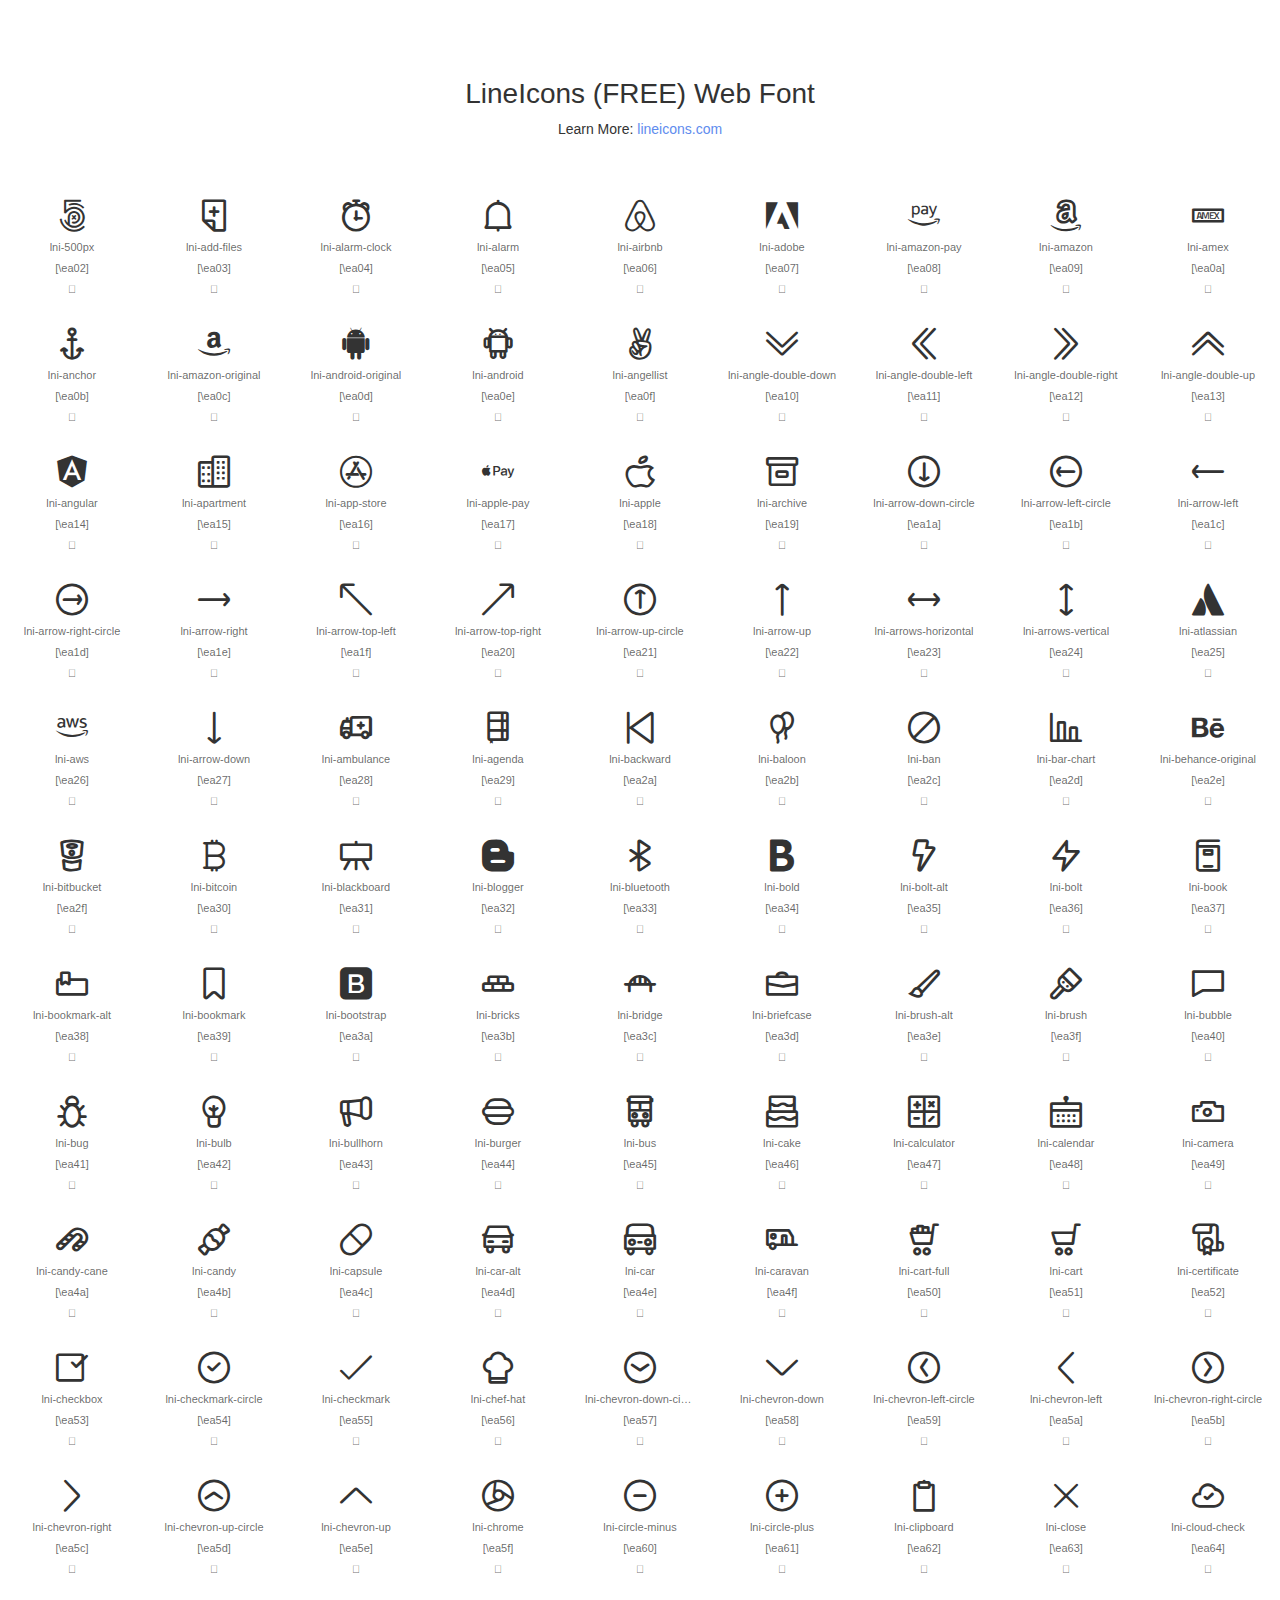
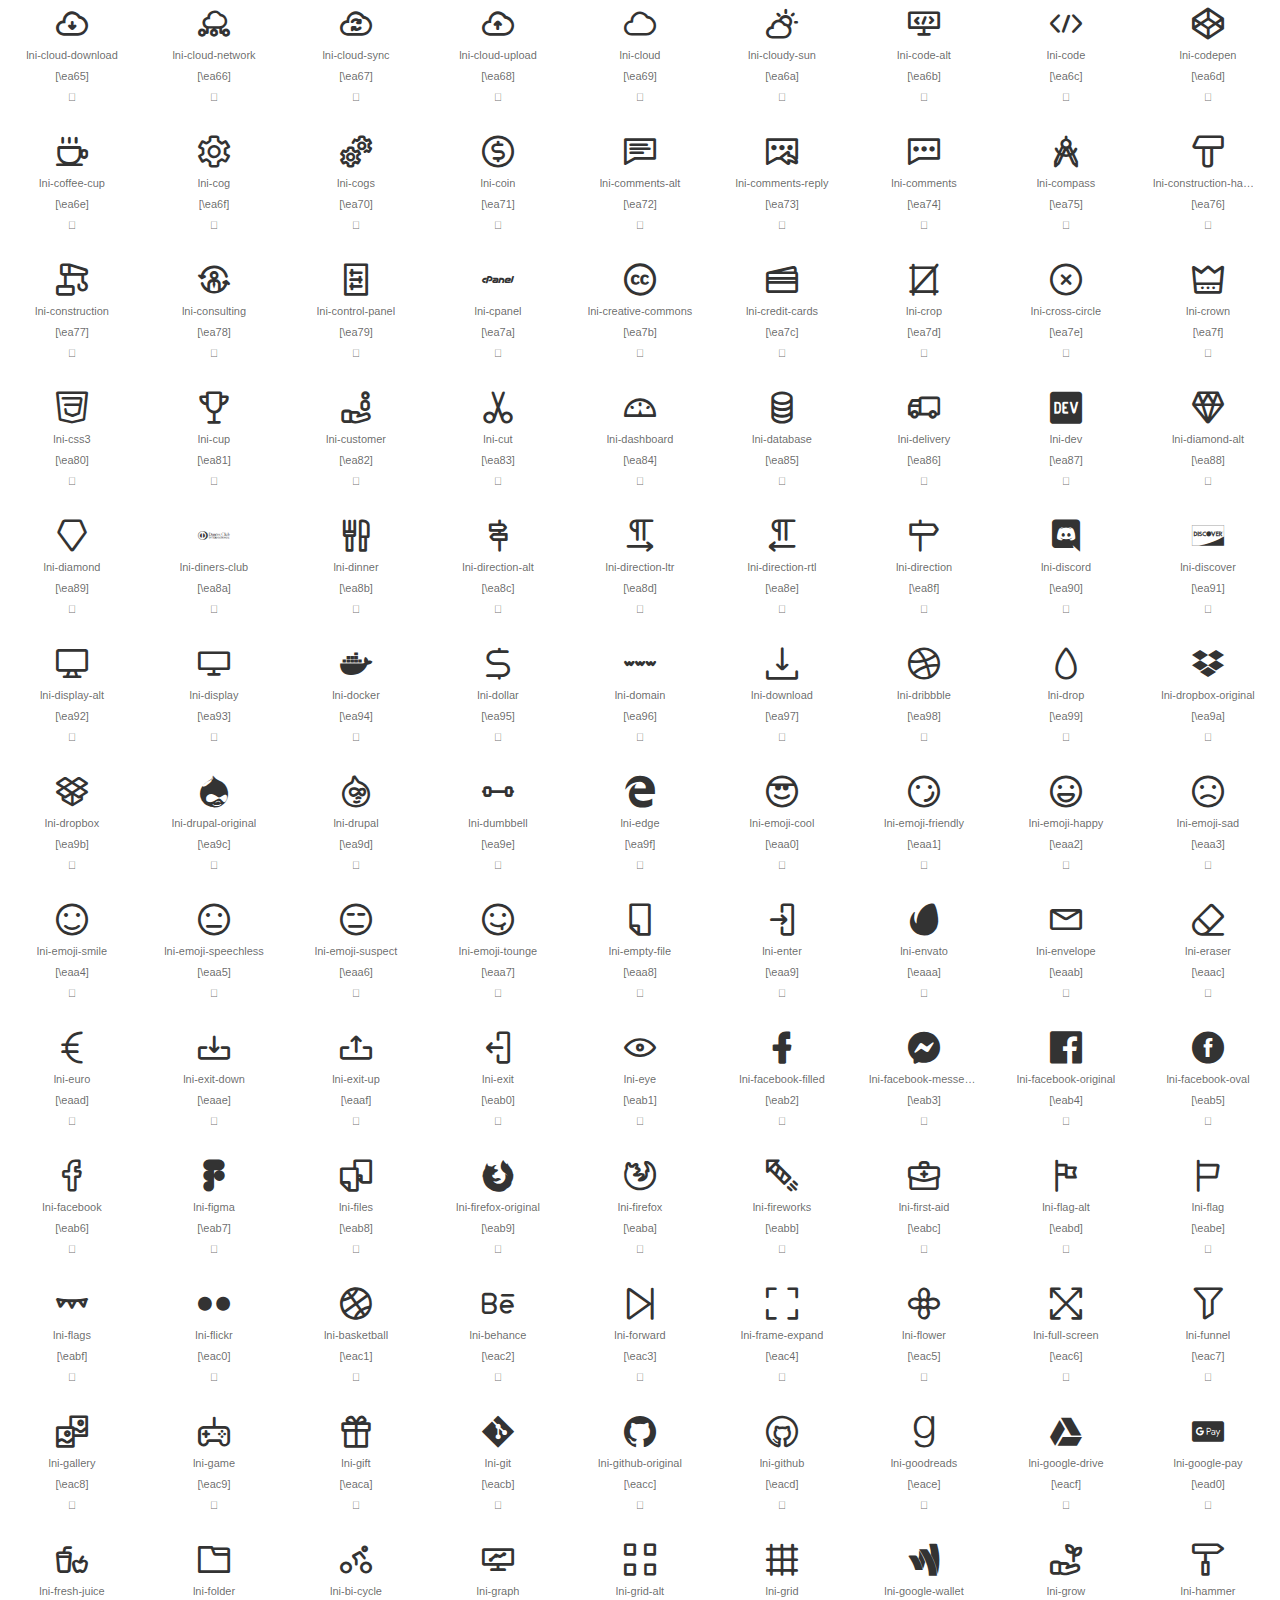
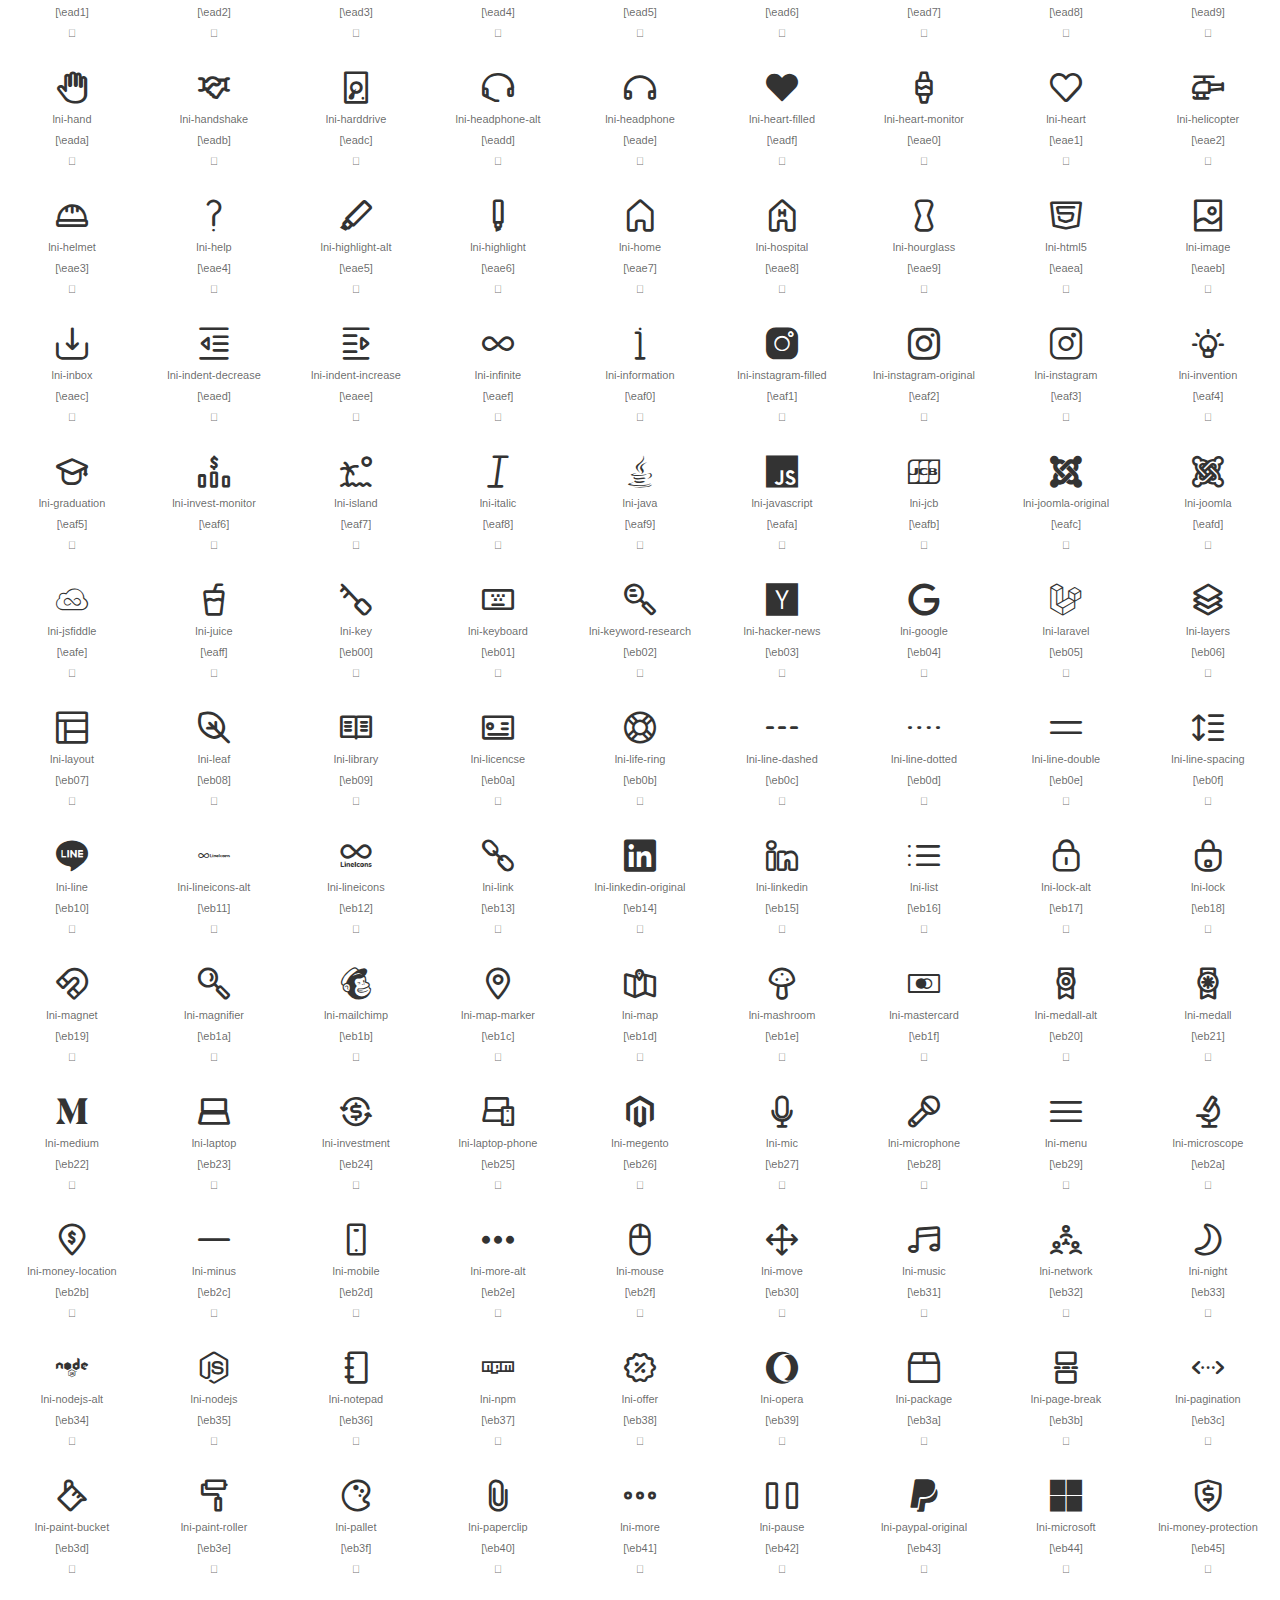
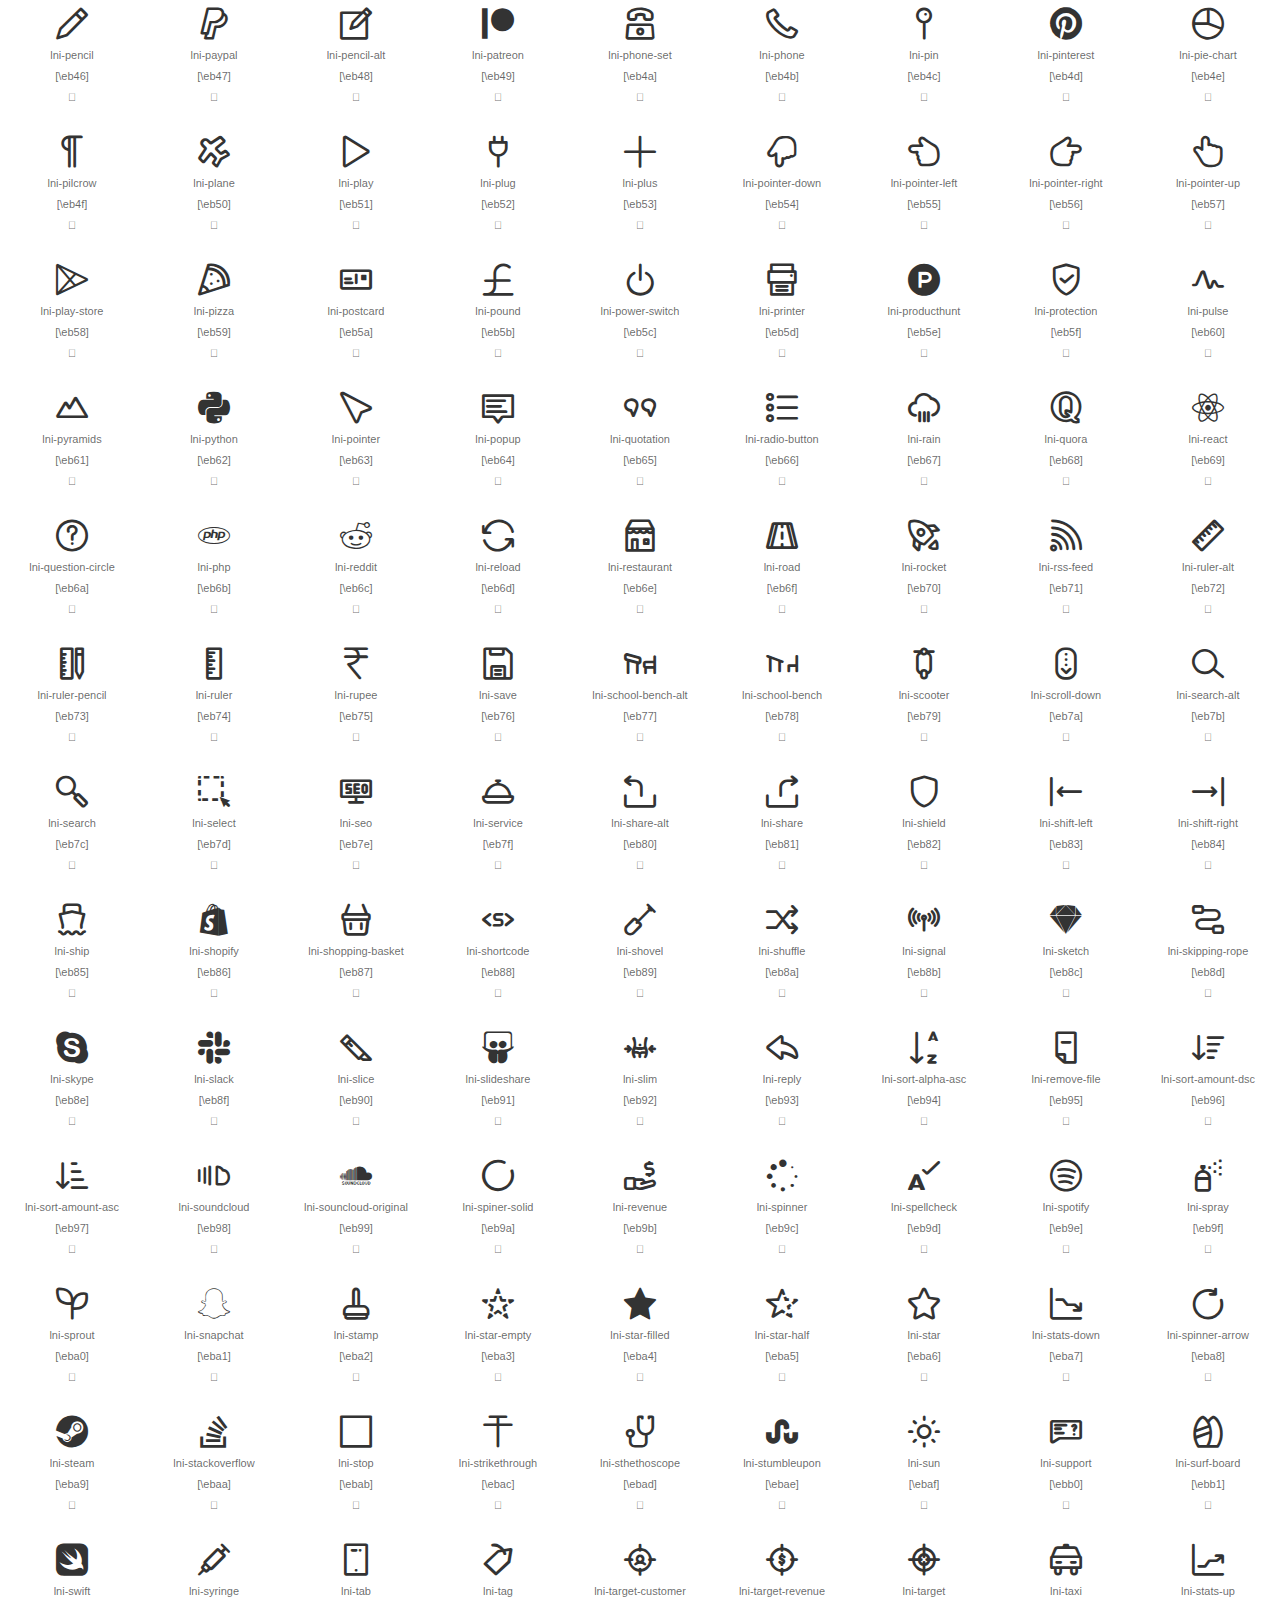
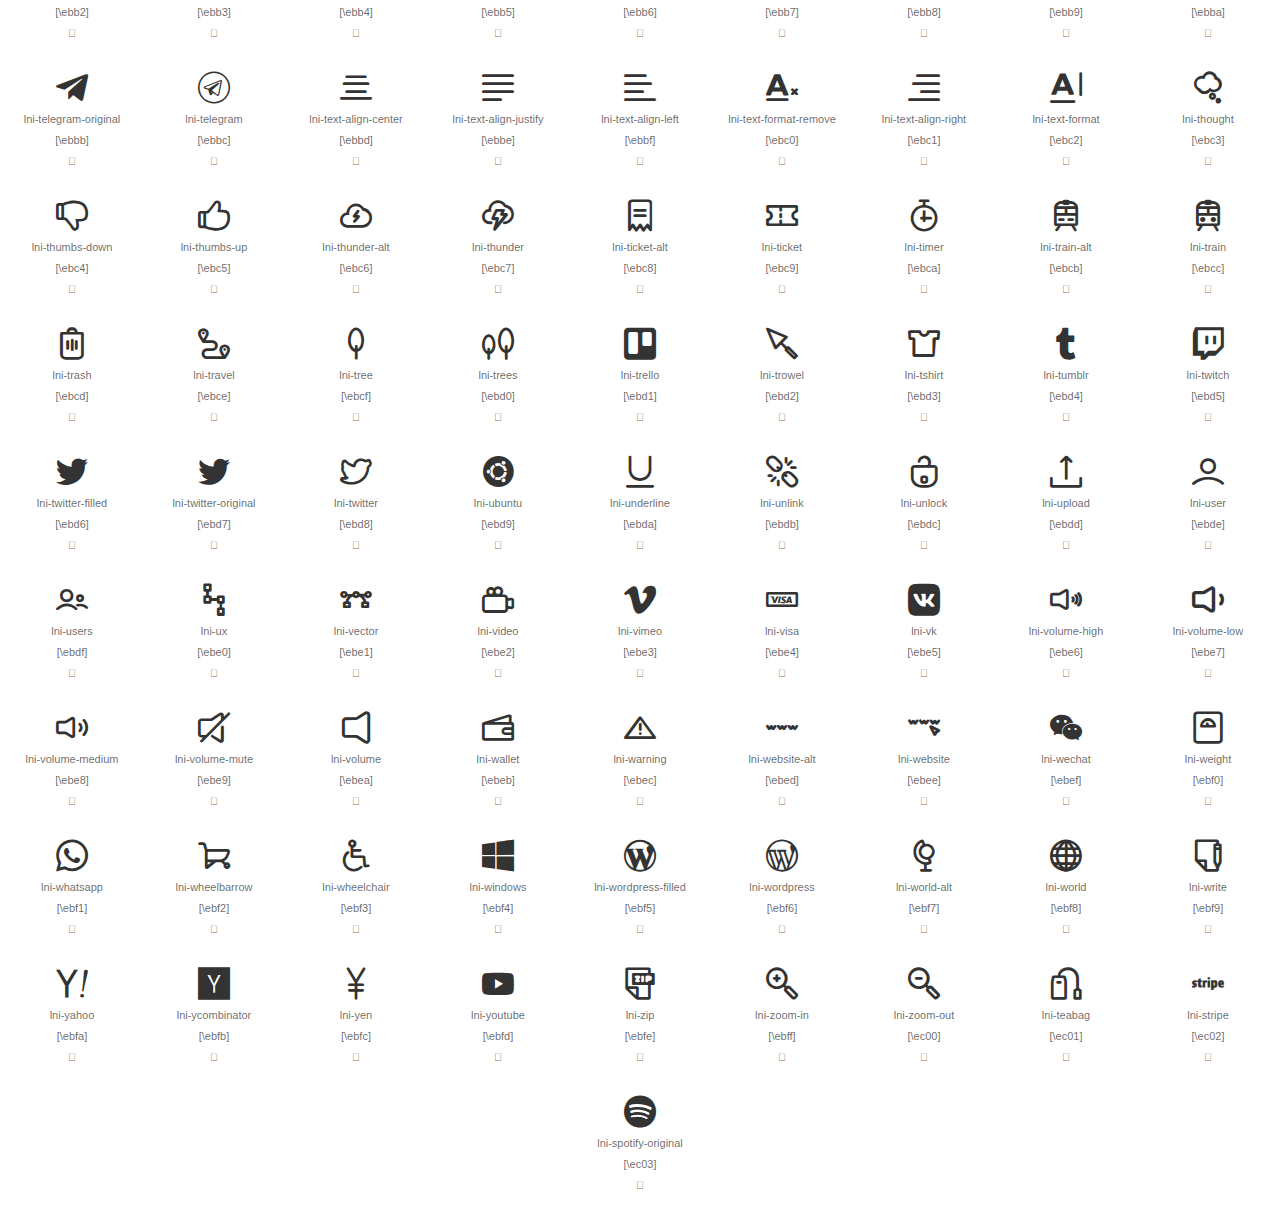
<file: assets/webfont/demo.html>
<!doctype html>
<html lang="en">
<head>
	<meta charset="UTF-8">
	<meta name="viewport" content="width=device-width, initial-scale=1">
    <link rel="stylesheet" href="demo/css/reset.css"> <!-- CSS reset -->
    <link rel="stylesheet" href="demo/css/LineIcons.css">
	<link rel="shortcut icon" href="demo/favicon.png">
	<title>LineIcons Web Font</title>
</head>
<body>
	<header>
		<h1>LineIcons (FREE) Web Font</h1>
		<p>Learn More: <a href="https://lineicons.com">lineicons.com</a></p>
	</header>

	<div id="icons-wrapper">
		<section>
			<ul>
                
                    <li>
                        <i class="lni lni-500px"></i>
                        <p>lni-500px</p>
                    </li>
                
                    <li>
                        <i class="lni lni-add-files"></i>
                        <p>lni-add-files</p>
                    </li>
                
                    <li>
                        <i class="lni lni-alarm-clock"></i>
                        <p>lni-alarm-clock</p>
                    </li>
                
                    <li>
                        <i class="lni lni-alarm"></i>
                        <p>lni-alarm</p>
                    </li>
                
                    <li>
                        <i class="lni lni-airbnb"></i>
                        <p>lni-airbnb</p>
                    </li>
                
                    <li>
                        <i class="lni lni-adobe"></i>
                        <p>lni-adobe</p>
                    </li>
                
                    <li>
                        <i class="lni lni-amazon-pay"></i>
                        <p>lni-amazon-pay</p>
                    </li>
                
                    <li>
                        <i class="lni lni-amazon"></i>
                        <p>lni-amazon</p>
                    </li>
                
                    <li>
                        <i class="lni lni-amex"></i>
                        <p>lni-amex</p>
                    </li>
                
                    <li>
                        <i class="lni lni-anchor"></i>
                        <p>lni-anchor</p>
                    </li>
                
                    <li>
                        <i class="lni lni-amazon-original"></i>
                        <p>lni-amazon-original</p>
                    </li>
                
                    <li>
                        <i class="lni lni-android-original"></i>
                        <p>lni-android-original</p>
                    </li>
                
                    <li>
                        <i class="lni lni-android"></i>
                        <p>lni-android</p>
                    </li>
                
                    <li>
                        <i class="lni lni-angellist"></i>
                        <p>lni-angellist</p>
                    </li>
                
                    <li>
                        <i class="lni lni-angle-double-down"></i>
                        <p>lni-angle-double-down</p>
                    </li>
                
                    <li>
                        <i class="lni lni-angle-double-left"></i>
                        <p>lni-angle-double-left</p>
                    </li>
                
                    <li>
                        <i class="lni lni-angle-double-right"></i>
                        <p>lni-angle-double-right</p>
                    </li>
                
                    <li>
                        <i class="lni lni-angle-double-up"></i>
                        <p>lni-angle-double-up</p>
                    </li>
                
                    <li>
                        <i class="lni lni-angular"></i>
                        <p>lni-angular</p>
                    </li>
                
                    <li>
                        <i class="lni lni-apartment"></i>
                        <p>lni-apartment</p>
                    </li>
                
                    <li>
                        <i class="lni lni-app-store"></i>
                        <p>lni-app-store</p>
                    </li>
                
                    <li>
                        <i class="lni lni-apple-pay"></i>
                        <p>lni-apple-pay</p>
                    </li>
                
                    <li>
                        <i class="lni lni-apple"></i>
                        <p>lni-apple</p>
                    </li>
                
                    <li>
                        <i class="lni lni-archive"></i>
                        <p>lni-archive</p>
                    </li>
                
                    <li>
                        <i class="lni lni-arrow-down-circle"></i>
                        <p>lni-arrow-down-circle</p>
                    </li>
                
                    <li>
                        <i class="lni lni-arrow-left-circle"></i>
                        <p>lni-arrow-left-circle</p>
                    </li>
                
                    <li>
                        <i class="lni lni-arrow-left"></i>
                        <p>lni-arrow-left</p>
                    </li>
                
                    <li>
                        <i class="lni lni-arrow-right-circle"></i>
                        <p>lni-arrow-right-circle</p>
                    </li>
                
                    <li>
                        <i class="lni lni-arrow-right"></i>
                        <p>lni-arrow-right</p>
                    </li>
                
                    <li>
                        <i class="lni lni-arrow-top-left"></i>
                        <p>lni-arrow-top-left</p>
                    </li>
                
                    <li>
                        <i class="lni lni-arrow-top-right"></i>
                        <p>lni-arrow-top-right</p>
                    </li>
                
                    <li>
                        <i class="lni lni-arrow-up-circle"></i>
                        <p>lni-arrow-up-circle</p>
                    </li>
                
                    <li>
                        <i class="lni lni-arrow-up"></i>
                        <p>lni-arrow-up</p>
                    </li>
                
                    <li>
                        <i class="lni lni-arrows-horizontal"></i>
                        <p>lni-arrows-horizontal</p>
                    </li>
                
                    <li>
                        <i class="lni lni-arrows-vertical"></i>
                        <p>lni-arrows-vertical</p>
                    </li>
                
                    <li>
                        <i class="lni lni-atlassian"></i>
                        <p>lni-atlassian</p>
                    </li>
                
                    <li>
                        <i class="lni lni-aws"></i>
                        <p>lni-aws</p>
                    </li>
                
                    <li>
                        <i class="lni lni-arrow-down"></i>
                        <p>lni-arrow-down</p>
                    </li>
                
                    <li>
                        <i class="lni lni-ambulance"></i>
                        <p>lni-ambulance</p>
                    </li>
                
                    <li>
                        <i class="lni lni-agenda"></i>
                        <p>lni-agenda</p>
                    </li>
                
                    <li>
                        <i class="lni lni-backward"></i>
                        <p>lni-backward</p>
                    </li>
                
                    <li>
                        <i class="lni lni-baloon"></i>
                        <p>lni-baloon</p>
                    </li>
                
                    <li>
                        <i class="lni lni-ban"></i>
                        <p>lni-ban</p>
                    </li>
                
                    <li>
                        <i class="lni lni-bar-chart"></i>
                        <p>lni-bar-chart</p>
                    </li>
                
                    <li>
                        <i class="lni lni-behance-original"></i>
                        <p>lni-behance-original</p>
                    </li>
                
                    <li>
                        <i class="lni lni-bitbucket"></i>
                        <p>lni-bitbucket</p>
                    </li>
                
                    <li>
                        <i class="lni lni-bitcoin"></i>
                        <p>lni-bitcoin</p>
                    </li>
                
                    <li>
                        <i class="lni lni-blackboard"></i>
                        <p>lni-blackboard</p>
                    </li>
                
                    <li>
                        <i class="lni lni-blogger"></i>
                        <p>lni-blogger</p>
                    </li>
                
                    <li>
                        <i class="lni lni-bluetooth"></i>
                        <p>lni-bluetooth</p>
                    </li>
                
                    <li>
                        <i class="lni lni-bold"></i>
                        <p>lni-bold</p>
                    </li>
                
                    <li>
                        <i class="lni lni-bolt-alt"></i>
                        <p>lni-bolt-alt</p>
                    </li>
                
                    <li>
                        <i class="lni lni-bolt"></i>
                        <p>lni-bolt</p>
                    </li>
                
                    <li>
                        <i class="lni lni-book"></i>
                        <p>lni-book</p>
                    </li>
                
                    <li>
                        <i class="lni lni-bookmark-alt"></i>
                        <p>lni-bookmark-alt</p>
                    </li>
                
                    <li>
                        <i class="lni lni-bookmark"></i>
                        <p>lni-bookmark</p>
                    </li>
                
                    <li>
                        <i class="lni lni-bootstrap"></i>
                        <p>lni-bootstrap</p>
                    </li>
                
                    <li>
                        <i class="lni lni-bricks"></i>
                        <p>lni-bricks</p>
                    </li>
                
                    <li>
                        <i class="lni lni-bridge"></i>
                        <p>lni-bridge</p>
                    </li>
                
                    <li>
                        <i class="lni lni-briefcase"></i>
                        <p>lni-briefcase</p>
                    </li>
                
                    <li>
                        <i class="lni lni-brush-alt"></i>
                        <p>lni-brush-alt</p>
                    </li>
                
                    <li>
                        <i class="lni lni-brush"></i>
                        <p>lni-brush</p>
                    </li>
                
                    <li>
                        <i class="lni lni-bubble"></i>
                        <p>lni-bubble</p>
                    </li>
                
                    <li>
                        <i class="lni lni-bug"></i>
                        <p>lni-bug</p>
                    </li>
                
                    <li>
                        <i class="lni lni-bulb"></i>
                        <p>lni-bulb</p>
                    </li>
                
                    <li>
                        <i class="lni lni-bullhorn"></i>
                        <p>lni-bullhorn</p>
                    </li>
                
                    <li>
                        <i class="lni lni-burger"></i>
                        <p>lni-burger</p>
                    </li>
                
                    <li>
                        <i class="lni lni-bus"></i>
                        <p>lni-bus</p>
                    </li>
                
                    <li>
                        <i class="lni lni-cake"></i>
                        <p>lni-cake</p>
                    </li>
                
                    <li>
                        <i class="lni lni-calculator"></i>
                        <p>lni-calculator</p>
                    </li>
                
                    <li>
                        <i class="lni lni-calendar"></i>
                        <p>lni-calendar</p>
                    </li>
                
                    <li>
                        <i class="lni lni-camera"></i>
                        <p>lni-camera</p>
                    </li>
                
                    <li>
                        <i class="lni lni-candy-cane"></i>
                        <p>lni-candy-cane</p>
                    </li>
                
                    <li>
                        <i class="lni lni-candy"></i>
                        <p>lni-candy</p>
                    </li>
                
                    <li>
                        <i class="lni lni-capsule"></i>
                        <p>lni-capsule</p>
                    </li>
                
                    <li>
                        <i class="lni lni-car-alt"></i>
                        <p>lni-car-alt</p>
                    </li>
                
                    <li>
                        <i class="lni lni-car"></i>
                        <p>lni-car</p>
                    </li>
                
                    <li>
                        <i class="lni lni-caravan"></i>
                        <p>lni-caravan</p>
                    </li>
                
                    <li>
                        <i class="lni lni-cart-full"></i>
                        <p>lni-cart-full</p>
                    </li>
                
                    <li>
                        <i class="lni lni-cart"></i>
                        <p>lni-cart</p>
                    </li>
                
                    <li>
                        <i class="lni lni-certificate"></i>
                        <p>lni-certificate</p>
                    </li>
                
                    <li>
                        <i class="lni lni-checkbox"></i>
                        <p>lni-checkbox</p>
                    </li>
                
                    <li>
                        <i class="lni lni-checkmark-circle"></i>
                        <p>lni-checkmark-circle</p>
                    </li>
                
                    <li>
                        <i class="lni lni-checkmark"></i>
                        <p>lni-checkmark</p>
                    </li>
                
                    <li>
                        <i class="lni lni-chef-hat"></i>
                        <p>lni-chef-hat</p>
                    </li>
                
                    <li>
                        <i class="lni lni-chevron-down-circle"></i>
                        <p>lni-chevron-down-circle</p>
                    </li>
                
                    <li>
                        <i class="lni lni-chevron-down"></i>
                        <p>lni-chevron-down</p>
                    </li>
                
                    <li>
                        <i class="lni lni-chevron-left-circle"></i>
                        <p>lni-chevron-left-circle</p>
                    </li>
                
                    <li>
                        <i class="lni lni-chevron-left"></i>
                        <p>lni-chevron-left</p>
                    </li>
                
                    <li>
                        <i class="lni lni-chevron-right-circle"></i>
                        <p>lni-chevron-right-circle</p>
                    </li>
                
                    <li>
                        <i class="lni lni-chevron-right"></i>
                        <p>lni-chevron-right</p>
                    </li>
                
                    <li>
                        <i class="lni lni-chevron-up-circle"></i>
                        <p>lni-chevron-up-circle</p>
                    </li>
                
                    <li>
                        <i class="lni lni-chevron-up"></i>
                        <p>lni-chevron-up</p>
                    </li>
                
                    <li>
                        <i class="lni lni-chrome"></i>
                        <p>lni-chrome</p>
                    </li>
                
                    <li>
                        <i class="lni lni-circle-minus"></i>
                        <p>lni-circle-minus</p>
                    </li>
                
                    <li>
                        <i class="lni lni-circle-plus"></i>
                        <p>lni-circle-plus</p>
                    </li>
                
                    <li>
                        <i class="lni lni-clipboard"></i>
                        <p>lni-clipboard</p>
                    </li>
                
                    <li>
                        <i class="lni lni-close"></i>
                        <p>lni-close</p>
                    </li>
                
                    <li>
                        <i class="lni lni-cloud-check"></i>
                        <p>lni-cloud-check</p>
                    </li>
                
                    <li>
                        <i class="lni lni-cloud-download"></i>
                        <p>lni-cloud-download</p>
                    </li>
                
                    <li>
                        <i class="lni lni-cloud-network"></i>
                        <p>lni-cloud-network</p>
                    </li>
                
                    <li>
                        <i class="lni lni-cloud-sync"></i>
                        <p>lni-cloud-sync</p>
                    </li>
                
                    <li>
                        <i class="lni lni-cloud-upload"></i>
                        <p>lni-cloud-upload</p>
                    </li>
                
                    <li>
                        <i class="lni lni-cloud"></i>
                        <p>lni-cloud</p>
                    </li>
                
                    <li>
                        <i class="lni lni-cloudy-sun"></i>
                        <p>lni-cloudy-sun</p>
                    </li>
                
                    <li>
                        <i class="lni lni-code-alt"></i>
                        <p>lni-code-alt</p>
                    </li>
                
                    <li>
                        <i class="lni lni-code"></i>
                        <p>lni-code</p>
                    </li>
                
                    <li>
                        <i class="lni lni-codepen"></i>
                        <p>lni-codepen</p>
                    </li>
                
                    <li>
                        <i class="lni lni-coffee-cup"></i>
                        <p>lni-coffee-cup</p>
                    </li>
                
                    <li>
                        <i class="lni lni-cog"></i>
                        <p>lni-cog</p>
                    </li>
                
                    <li>
                        <i class="lni lni-cogs"></i>
                        <p>lni-cogs</p>
                    </li>
                
                    <li>
                        <i class="lni lni-coin"></i>
                        <p>lni-coin</p>
                    </li>
                
                    <li>
                        <i class="lni lni-comments-alt"></i>
                        <p>lni-comments-alt</p>
                    </li>
                
                    <li>
                        <i class="lni lni-comments-reply"></i>
                        <p>lni-comments-reply</p>
                    </li>
                
                    <li>
                        <i class="lni lni-comments"></i>
                        <p>lni-comments</p>
                    </li>
                
                    <li>
                        <i class="lni lni-compass"></i>
                        <p>lni-compass</p>
                    </li>
                
                    <li>
                        <i class="lni lni-construction-hammer"></i>
                        <p>lni-construction-hammer</p>
                    </li>
                
                    <li>
                        <i class="lni lni-construction"></i>
                        <p>lni-construction</p>
                    </li>
                
                    <li>
                        <i class="lni lni-consulting"></i>
                        <p>lni-consulting</p>
                    </li>
                
                    <li>
                        <i class="lni lni-control-panel"></i>
                        <p>lni-control-panel</p>
                    </li>
                
                    <li>
                        <i class="lni lni-cpanel"></i>
                        <p>lni-cpanel</p>
                    </li>
                
                    <li>
                        <i class="lni lni-creative-commons"></i>
                        <p>lni-creative-commons</p>
                    </li>
                
                    <li>
                        <i class="lni lni-credit-cards"></i>
                        <p>lni-credit-cards</p>
                    </li>
                
                    <li>
                        <i class="lni lni-crop"></i>
                        <p>lni-crop</p>
                    </li>
                
                    <li>
                        <i class="lni lni-cross-circle"></i>
                        <p>lni-cross-circle</p>
                    </li>
                
                    <li>
                        <i class="lni lni-crown"></i>
                        <p>lni-crown</p>
                    </li>
                
                    <li>
                        <i class="lni lni-css3"></i>
                        <p>lni-css3</p>
                    </li>
                
                    <li>
                        <i class="lni lni-cup"></i>
                        <p>lni-cup</p>
                    </li>
                
                    <li>
                        <i class="lni lni-customer"></i>
                        <p>lni-customer</p>
                    </li>
                
                    <li>
                        <i class="lni lni-cut"></i>
                        <p>lni-cut</p>
                    </li>
                
                    <li>
                        <i class="lni lni-dashboard"></i>
                        <p>lni-dashboard</p>
                    </li>
                
                    <li>
                        <i class="lni lni-database"></i>
                        <p>lni-database</p>
                    </li>
                
                    <li>
                        <i class="lni lni-delivery"></i>
                        <p>lni-delivery</p>
                    </li>
                
                    <li>
                        <i class="lni lni-dev"></i>
                        <p>lni-dev</p>
                    </li>
                
                    <li>
                        <i class="lni lni-diamond-alt"></i>
                        <p>lni-diamond-alt</p>
                    </li>
                
                    <li>
                        <i class="lni lni-diamond"></i>
                        <p>lni-diamond</p>
                    </li>
                
                    <li>
                        <i class="lni lni-diners-club"></i>
                        <p>lni-diners-club</p>
                    </li>
                
                    <li>
                        <i class="lni lni-dinner"></i>
                        <p>lni-dinner</p>
                    </li>
                
                    <li>
                        <i class="lni lni-direction-alt"></i>
                        <p>lni-direction-alt</p>
                    </li>
                
                    <li>
                        <i class="lni lni-direction-ltr"></i>
                        <p>lni-direction-ltr</p>
                    </li>
                
                    <li>
                        <i class="lni lni-direction-rtl"></i>
                        <p>lni-direction-rtl</p>
                    </li>
                
                    <li>
                        <i class="lni lni-direction"></i>
                        <p>lni-direction</p>
                    </li>
                
                    <li>
                        <i class="lni lni-discord"></i>
                        <p>lni-discord</p>
                    </li>
                
                    <li>
                        <i class="lni lni-discover"></i>
                        <p>lni-discover</p>
                    </li>
                
                    <li>
                        <i class="lni lni-display-alt"></i>
                        <p>lni-display-alt</p>
                    </li>
                
                    <li>
                        <i class="lni lni-display"></i>
                        <p>lni-display</p>
                    </li>
                
                    <li>
                        <i class="lni lni-docker"></i>
                        <p>lni-docker</p>
                    </li>
                
                    <li>
                        <i class="lni lni-dollar"></i>
                        <p>lni-dollar</p>
                    </li>
                
                    <li>
                        <i class="lni lni-domain"></i>
                        <p>lni-domain</p>
                    </li>
                
                    <li>
                        <i class="lni lni-download"></i>
                        <p>lni-download</p>
                    </li>
                
                    <li>
                        <i class="lni lni-dribbble"></i>
                        <p>lni-dribbble</p>
                    </li>
                
                    <li>
                        <i class="lni lni-drop"></i>
                        <p>lni-drop</p>
                    </li>
                
                    <li>
                        <i class="lni lni-dropbox-original"></i>
                        <p>lni-dropbox-original</p>
                    </li>
                
                    <li>
                        <i class="lni lni-dropbox"></i>
                        <p>lni-dropbox</p>
                    </li>
                
                    <li>
                        <i class="lni lni-drupal-original"></i>
                        <p>lni-drupal-original</p>
                    </li>
                
                    <li>
                        <i class="lni lni-drupal"></i>
                        <p>lni-drupal</p>
                    </li>
                
                    <li>
                        <i class="lni lni-dumbbell"></i>
                        <p>lni-dumbbell</p>
                    </li>
                
                    <li>
                        <i class="lni lni-edge"></i>
                        <p>lni-edge</p>
                    </li>
                
                    <li>
                        <i class="lni lni-emoji-cool"></i>
                        <p>lni-emoji-cool</p>
                    </li>
                
                    <li>
                        <i class="lni lni-emoji-friendly"></i>
                        <p>lni-emoji-friendly</p>
                    </li>
                
                    <li>
                        <i class="lni lni-emoji-happy"></i>
                        <p>lni-emoji-happy</p>
                    </li>
                
                    <li>
                        <i class="lni lni-emoji-sad"></i>
                        <p>lni-emoji-sad</p>
                    </li>
                
                    <li>
                        <i class="lni lni-emoji-smile"></i>
                        <p>lni-emoji-smile</p>
                    </li>
                
                    <li>
                        <i class="lni lni-emoji-speechless"></i>
                        <p>lni-emoji-speechless</p>
                    </li>
                
                    <li>
                        <i class="lni lni-emoji-suspect"></i>
                        <p>lni-emoji-suspect</p>
                    </li>
                
                    <li>
                        <i class="lni lni-emoji-tounge"></i>
                        <p>lni-emoji-tounge</p>
                    </li>
                
                    <li>
                        <i class="lni lni-empty-file"></i>
                        <p>lni-empty-file</p>
                    </li>
                
                    <li>
                        <i class="lni lni-enter"></i>
                        <p>lni-enter</p>
                    </li>
                
                    <li>
                        <i class="lni lni-envato"></i>
                        <p>lni-envato</p>
                    </li>
                
                    <li>
                        <i class="lni lni-envelope"></i>
                        <p>lni-envelope</p>
                    </li>
                
                    <li>
                        <i class="lni lni-eraser"></i>
                        <p>lni-eraser</p>
                    </li>
                
                    <li>
                        <i class="lni lni-euro"></i>
                        <p>lni-euro</p>
                    </li>
                
                    <li>
                        <i class="lni lni-exit-down"></i>
                        <p>lni-exit-down</p>
                    </li>
                
                    <li>
                        <i class="lni lni-exit-up"></i>
                        <p>lni-exit-up</p>
                    </li>
                
                    <li>
                        <i class="lni lni-exit"></i>
                        <p>lni-exit</p>
                    </li>
                
                    <li>
                        <i class="lni lni-eye"></i>
                        <p>lni-eye</p>
                    </li>
                
                    <li>
                        <i class="lni lni-facebook-filled"></i>
                        <p>lni-facebook-filled</p>
                    </li>
                
                    <li>
                        <i class="lni lni-facebook-messenger"></i>
                        <p>lni-facebook-messenger</p>
                    </li>
                
                    <li>
                        <i class="lni lni-facebook-original"></i>
                        <p>lni-facebook-original</p>
                    </li>
                
                    <li>
                        <i class="lni lni-facebook-oval"></i>
                        <p>lni-facebook-oval</p>
                    </li>
                
                    <li>
                        <i class="lni lni-facebook"></i>
                        <p>lni-facebook</p>
                    </li>
                
                    <li>
                        <i class="lni lni-figma"></i>
                        <p>lni-figma</p>
                    </li>
                
                    <li>
                        <i class="lni lni-files"></i>
                        <p>lni-files</p>
                    </li>
                
                    <li>
                        <i class="lni lni-firefox-original"></i>
                        <p>lni-firefox-original</p>
                    </li>
                
                    <li>
                        <i class="lni lni-firefox"></i>
                        <p>lni-firefox</p>
                    </li>
                
                    <li>
                        <i class="lni lni-fireworks"></i>
                        <p>lni-fireworks</p>
                    </li>
                
                    <li>
                        <i class="lni lni-first-aid"></i>
                        <p>lni-first-aid</p>
                    </li>
                
                    <li>
                        <i class="lni lni-flag-alt"></i>
                        <p>lni-flag-alt</p>
                    </li>
                
                    <li>
                        <i class="lni lni-flag"></i>
                        <p>lni-flag</p>
                    </li>
                
                    <li>
                        <i class="lni lni-flags"></i>
                        <p>lni-flags</p>
                    </li>
                
                    <li>
                        <i class="lni lni-flickr"></i>
                        <p>lni-flickr</p>
                    </li>
                
                    <li>
                        <i class="lni lni-basketball"></i>
                        <p>lni-basketball</p>
                    </li>
                
                    <li>
                        <i class="lni lni-behance"></i>
                        <p>lni-behance</p>
                    </li>
                
                    <li>
                        <i class="lni lni-forward"></i>
                        <p>lni-forward</p>
                    </li>
                
                    <li>
                        <i class="lni lni-frame-expand"></i>
                        <p>lni-frame-expand</p>
                    </li>
                
                    <li>
                        <i class="lni lni-flower"></i>
                        <p>lni-flower</p>
                    </li>
                
                    <li>
                        <i class="lni lni-full-screen"></i>
                        <p>lni-full-screen</p>
                    </li>
                
                    <li>
                        <i class="lni lni-funnel"></i>
                        <p>lni-funnel</p>
                    </li>
                
                    <li>
                        <i class="lni lni-gallery"></i>
                        <p>lni-gallery</p>
                    </li>
                
                    <li>
                        <i class="lni lni-game"></i>
                        <p>lni-game</p>
                    </li>
                
                    <li>
                        <i class="lni lni-gift"></i>
                        <p>lni-gift</p>
                    </li>
                
                    <li>
                        <i class="lni lni-git"></i>
                        <p>lni-git</p>
                    </li>
                
                    <li>
                        <i class="lni lni-github-original"></i>
                        <p>lni-github-original</p>
                    </li>
                
                    <li>
                        <i class="lni lni-github"></i>
                        <p>lni-github</p>
                    </li>
                
                    <li>
                        <i class="lni lni-goodreads"></i>
                        <p>lni-goodreads</p>
                    </li>
                
                    <li>
                        <i class="lni lni-google-drive"></i>
                        <p>lni-google-drive</p>
                    </li>
                
                    <li>
                        <i class="lni lni-google-pay"></i>
                        <p>lni-google-pay</p>
                    </li>
                
                    <li>
                        <i class="lni lni-fresh-juice"></i>
                        <p>lni-fresh-juice</p>
                    </li>
                
                    <li>
                        <i class="lni lni-folder"></i>
                        <p>lni-folder</p>
                    </li>
                
                    <li>
                        <i class="lni lni-bi-cycle"></i>
                        <p>lni-bi-cycle</p>
                    </li>
                
                    <li>
                        <i class="lni lni-graph"></i>
                        <p>lni-graph</p>
                    </li>
                
                    <li>
                        <i class="lni lni-grid-alt"></i>
                        <p>lni-grid-alt</p>
                    </li>
                
                    <li>
                        <i class="lni lni-grid"></i>
                        <p>lni-grid</p>
                    </li>
                
                    <li>
                        <i class="lni lni-google-wallet"></i>
                        <p>lni-google-wallet</p>
                    </li>
                
                    <li>
                        <i class="lni lni-grow"></i>
                        <p>lni-grow</p>
                    </li>
                
                    <li>
                        <i class="lni lni-hammer"></i>
                        <p>lni-hammer</p>
                    </li>
                
                    <li>
                        <i class="lni lni-hand"></i>
                        <p>lni-hand</p>
                    </li>
                
                    <li>
                        <i class="lni lni-handshake"></i>
                        <p>lni-handshake</p>
                    </li>
                
                    <li>
                        <i class="lni lni-harddrive"></i>
                        <p>lni-harddrive</p>
                    </li>
                
                    <li>
                        <i class="lni lni-headphone-alt"></i>
                        <p>lni-headphone-alt</p>
                    </li>
                
                    <li>
                        <i class="lni lni-headphone"></i>
                        <p>lni-headphone</p>
                    </li>
                
                    <li>
                        <i class="lni lni-heart-filled"></i>
                        <p>lni-heart-filled</p>
                    </li>
                
                    <li>
                        <i class="lni lni-heart-monitor"></i>
                        <p>lni-heart-monitor</p>
                    </li>
                
                    <li>
                        <i class="lni lni-heart"></i>
                        <p>lni-heart</p>
                    </li>
                
                    <li>
                        <i class="lni lni-helicopter"></i>
                        <p>lni-helicopter</p>
                    </li>
                
                    <li>
                        <i class="lni lni-helmet"></i>
                        <p>lni-helmet</p>
                    </li>
                
                    <li>
                        <i class="lni lni-help"></i>
                        <p>lni-help</p>
                    </li>
                
                    <li>
                        <i class="lni lni-highlight-alt"></i>
                        <p>lni-highlight-alt</p>
                    </li>
                
                    <li>
                        <i class="lni lni-highlight"></i>
                        <p>lni-highlight</p>
                    </li>
                
                    <li>
                        <i class="lni lni-home"></i>
                        <p>lni-home</p>
                    </li>
                
                    <li>
                        <i class="lni lni-hospital"></i>
                        <p>lni-hospital</p>
                    </li>
                
                    <li>
                        <i class="lni lni-hourglass"></i>
                        <p>lni-hourglass</p>
                    </li>
                
                    <li>
                        <i class="lni lni-html5"></i>
                        <p>lni-html5</p>
                    </li>
                
                    <li>
                        <i class="lni lni-image"></i>
                        <p>lni-image</p>
                    </li>
                
                    <li>
                        <i class="lni lni-inbox"></i>
                        <p>lni-inbox</p>
                    </li>
                
                    <li>
                        <i class="lni lni-indent-decrease"></i>
                        <p>lni-indent-decrease</p>
                    </li>
                
                    <li>
                        <i class="lni lni-indent-increase"></i>
                        <p>lni-indent-increase</p>
                    </li>
                
                    <li>
                        <i class="lni lni-infinite"></i>
                        <p>lni-infinite</p>
                    </li>
                
                    <li>
                        <i class="lni lni-information"></i>
                        <p>lni-information</p>
                    </li>
                
                    <li>
                        <i class="lni lni-instagram-filled"></i>
                        <p>lni-instagram-filled</p>
                    </li>
                
                    <li>
                        <i class="lni lni-instagram-original"></i>
                        <p>lni-instagram-original</p>
                    </li>
                
                    <li>
                        <i class="lni lni-instagram"></i>
                        <p>lni-instagram</p>
                    </li>
                
                    <li>
                        <i class="lni lni-invention"></i>
                        <p>lni-invention</p>
                    </li>
                
                    <li>
                        <i class="lni lni-graduation"></i>
                        <p>lni-graduation</p>
                    </li>
                
                    <li>
                        <i class="lni lni-invest-monitor"></i>
                        <p>lni-invest-monitor</p>
                    </li>
                
                    <li>
                        <i class="lni lni-island"></i>
                        <p>lni-island</p>
                    </li>
                
                    <li>
                        <i class="lni lni-italic"></i>
                        <p>lni-italic</p>
                    </li>
                
                    <li>
                        <i class="lni lni-java"></i>
                        <p>lni-java</p>
                    </li>
                
                    <li>
                        <i class="lni lni-javascript"></i>
                        <p>lni-javascript</p>
                    </li>
                
                    <li>
                        <i class="lni lni-jcb"></i>
                        <p>lni-jcb</p>
                    </li>
                
                    <li>
                        <i class="lni lni-joomla-original"></i>
                        <p>lni-joomla-original</p>
                    </li>
                
                    <li>
                        <i class="lni lni-joomla"></i>
                        <p>lni-joomla</p>
                    </li>
                
                    <li>
                        <i class="lni lni-jsfiddle"></i>
                        <p>lni-jsfiddle</p>
                    </li>
                
                    <li>
                        <i class="lni lni-juice"></i>
                        <p>lni-juice</p>
                    </li>
                
                    <li>
                        <i class="lni lni-key"></i>
                        <p>lni-key</p>
                    </li>
                
                    <li>
                        <i class="lni lni-keyboard"></i>
                        <p>lni-keyboard</p>
                    </li>
                
                    <li>
                        <i class="lni lni-keyword-research"></i>
                        <p>lni-keyword-research</p>
                    </li>
                
                    <li>
                        <i class="lni lni-hacker-news"></i>
                        <p>lni-hacker-news</p>
                    </li>
                
                    <li>
                        <i class="lni lni-google"></i>
                        <p>lni-google</p>
                    </li>
                
                    <li>
                        <i class="lni lni-laravel"></i>
                        <p>lni-laravel</p>
                    </li>
                
                    <li>
                        <i class="lni lni-layers"></i>
                        <p>lni-layers</p>
                    </li>
                
                    <li>
                        <i class="lni lni-layout"></i>
                        <p>lni-layout</p>
                    </li>
                
                    <li>
                        <i class="lni lni-leaf"></i>
                        <p>lni-leaf</p>
                    </li>
                
                    <li>
                        <i class="lni lni-library"></i>
                        <p>lni-library</p>
                    </li>
                
                    <li>
                        <i class="lni lni-licencse"></i>
                        <p>lni-licencse</p>
                    </li>
                
                    <li>
                        <i class="lni lni-life-ring"></i>
                        <p>lni-life-ring</p>
                    </li>
                
                    <li>
                        <i class="lni lni-line-dashed"></i>
                        <p>lni-line-dashed</p>
                    </li>
                
                    <li>
                        <i class="lni lni-line-dotted"></i>
                        <p>lni-line-dotted</p>
                    </li>
                
                    <li>
                        <i class="lni lni-line-double"></i>
                        <p>lni-line-double</p>
                    </li>
                
                    <li>
                        <i class="lni lni-line-spacing"></i>
                        <p>lni-line-spacing</p>
                    </li>
                
                    <li>
                        <i class="lni lni-line"></i>
                        <p>lni-line</p>
                    </li>
                
                    <li>
                        <i class="lni lni-lineicons-alt"></i>
                        <p>lni-lineicons-alt</p>
                    </li>
                
                    <li>
                        <i class="lni lni-lineicons"></i>
                        <p>lni-lineicons</p>
                    </li>
                
                    <li>
                        <i class="lni lni-link"></i>
                        <p>lni-link</p>
                    </li>
                
                    <li>
                        <i class="lni lni-linkedin-original"></i>
                        <p>lni-linkedin-original</p>
                    </li>
                
                    <li>
                        <i class="lni lni-linkedin"></i>
                        <p>lni-linkedin</p>
                    </li>
                
                    <li>
                        <i class="lni lni-list"></i>
                        <p>lni-list</p>
                    </li>
                
                    <li>
                        <i class="lni lni-lock-alt"></i>
                        <p>lni-lock-alt</p>
                    </li>
                
                    <li>
                        <i class="lni lni-lock"></i>
                        <p>lni-lock</p>
                    </li>
                
                    <li>
                        <i class="lni lni-magnet"></i>
                        <p>lni-magnet</p>
                    </li>
                
                    <li>
                        <i class="lni lni-magnifier"></i>
                        <p>lni-magnifier</p>
                    </li>
                
                    <li>
                        <i class="lni lni-mailchimp"></i>
                        <p>lni-mailchimp</p>
                    </li>
                
                    <li>
                        <i class="lni lni-map-marker"></i>
                        <p>lni-map-marker</p>
                    </li>
                
                    <li>
                        <i class="lni lni-map"></i>
                        <p>lni-map</p>
                    </li>
                
                    <li>
                        <i class="lni lni-mashroom"></i>
                        <p>lni-mashroom</p>
                    </li>
                
                    <li>
                        <i class="lni lni-mastercard"></i>
                        <p>lni-mastercard</p>
                    </li>
                
                    <li>
                        <i class="lni lni-medall-alt"></i>
                        <p>lni-medall-alt</p>
                    </li>
                
                    <li>
                        <i class="lni lni-medall"></i>
                        <p>lni-medall</p>
                    </li>
                
                    <li>
                        <i class="lni lni-medium"></i>
                        <p>lni-medium</p>
                    </li>
                
                    <li>
                        <i class="lni lni-laptop"></i>
                        <p>lni-laptop</p>
                    </li>
                
                    <li>
                        <i class="lni lni-investment"></i>
                        <p>lni-investment</p>
                    </li>
                
                    <li>
                        <i class="lni lni-laptop-phone"></i>
                        <p>lni-laptop-phone</p>
                    </li>
                
                    <li>
                        <i class="lni lni-megento"></i>
                        <p>lni-megento</p>
                    </li>
                
                    <li>
                        <i class="lni lni-mic"></i>
                        <p>lni-mic</p>
                    </li>
                
                    <li>
                        <i class="lni lni-microphone"></i>
                        <p>lni-microphone</p>
                    </li>
                
                    <li>
                        <i class="lni lni-menu"></i>
                        <p>lni-menu</p>
                    </li>
                
                    <li>
                        <i class="lni lni-microscope"></i>
                        <p>lni-microscope</p>
                    </li>
                
                    <li>
                        <i class="lni lni-money-location"></i>
                        <p>lni-money-location</p>
                    </li>
                
                    <li>
                        <i class="lni lni-minus"></i>
                        <p>lni-minus</p>
                    </li>
                
                    <li>
                        <i class="lni lni-mobile"></i>
                        <p>lni-mobile</p>
                    </li>
                
                    <li>
                        <i class="lni lni-more-alt"></i>
                        <p>lni-more-alt</p>
                    </li>
                
                    <li>
                        <i class="lni lni-mouse"></i>
                        <p>lni-mouse</p>
                    </li>
                
                    <li>
                        <i class="lni lni-move"></i>
                        <p>lni-move</p>
                    </li>
                
                    <li>
                        <i class="lni lni-music"></i>
                        <p>lni-music</p>
                    </li>
                
                    <li>
                        <i class="lni lni-network"></i>
                        <p>lni-network</p>
                    </li>
                
                    <li>
                        <i class="lni lni-night"></i>
                        <p>lni-night</p>
                    </li>
                
                    <li>
                        <i class="lni lni-nodejs-alt"></i>
                        <p>lni-nodejs-alt</p>
                    </li>
                
                    <li>
                        <i class="lni lni-nodejs"></i>
                        <p>lni-nodejs</p>
                    </li>
                
                    <li>
                        <i class="lni lni-notepad"></i>
                        <p>lni-notepad</p>
                    </li>
                
                    <li>
                        <i class="lni lni-npm"></i>
                        <p>lni-npm</p>
                    </li>
                
                    <li>
                        <i class="lni lni-offer"></i>
                        <p>lni-offer</p>
                    </li>
                
                    <li>
                        <i class="lni lni-opera"></i>
                        <p>lni-opera</p>
                    </li>
                
                    <li>
                        <i class="lni lni-package"></i>
                        <p>lni-package</p>
                    </li>
                
                    <li>
                        <i class="lni lni-page-break"></i>
                        <p>lni-page-break</p>
                    </li>
                
                    <li>
                        <i class="lni lni-pagination"></i>
                        <p>lni-pagination</p>
                    </li>
                
                    <li>
                        <i class="lni lni-paint-bucket"></i>
                        <p>lni-paint-bucket</p>
                    </li>
                
                    <li>
                        <i class="lni lni-paint-roller"></i>
                        <p>lni-paint-roller</p>
                    </li>
                
                    <li>
                        <i class="lni lni-pallet"></i>
                        <p>lni-pallet</p>
                    </li>
                
                    <li>
                        <i class="lni lni-paperclip"></i>
                        <p>lni-paperclip</p>
                    </li>
                
                    <li>
                        <i class="lni lni-more"></i>
                        <p>lni-more</p>
                    </li>
                
                    <li>
                        <i class="lni lni-pause"></i>
                        <p>lni-pause</p>
                    </li>
                
                    <li>
                        <i class="lni lni-paypal-original"></i>
                        <p>lni-paypal-original</p>
                    </li>
                
                    <li>
                        <i class="lni lni-microsoft"></i>
                        <p>lni-microsoft</p>
                    </li>
                
                    <li>
                        <i class="lni lni-money-protection"></i>
                        <p>lni-money-protection</p>
                    </li>
                
                    <li>
                        <i class="lni lni-pencil"></i>
                        <p>lni-pencil</p>
                    </li>
                
                    <li>
                        <i class="lni lni-paypal"></i>
                        <p>lni-paypal</p>
                    </li>
                
                    <li>
                        <i class="lni lni-pencil-alt"></i>
                        <p>lni-pencil-alt</p>
                    </li>
                
                    <li>
                        <i class="lni lni-patreon"></i>
                        <p>lni-patreon</p>
                    </li>
                
                    <li>
                        <i class="lni lni-phone-set"></i>
                        <p>lni-phone-set</p>
                    </li>
                
                    <li>
                        <i class="lni lni-phone"></i>
                        <p>lni-phone</p>
                    </li>
                
                    <li>
                        <i class="lni lni-pin"></i>
                        <p>lni-pin</p>
                    </li>
                
                    <li>
                        <i class="lni lni-pinterest"></i>
                        <p>lni-pinterest</p>
                    </li>
                
                    <li>
                        <i class="lni lni-pie-chart"></i>
                        <p>lni-pie-chart</p>
                    </li>
                
                    <li>
                        <i class="lni lni-pilcrow"></i>
                        <p>lni-pilcrow</p>
                    </li>
                
                    <li>
                        <i class="lni lni-plane"></i>
                        <p>lni-plane</p>
                    </li>
                
                    <li>
                        <i class="lni lni-play"></i>
                        <p>lni-play</p>
                    </li>
                
                    <li>
                        <i class="lni lni-plug"></i>
                        <p>lni-plug</p>
                    </li>
                
                    <li>
                        <i class="lni lni-plus"></i>
                        <p>lni-plus</p>
                    </li>
                
                    <li>
                        <i class="lni lni-pointer-down"></i>
                        <p>lni-pointer-down</p>
                    </li>
                
                    <li>
                        <i class="lni lni-pointer-left"></i>
                        <p>lni-pointer-left</p>
                    </li>
                
                    <li>
                        <i class="lni lni-pointer-right"></i>
                        <p>lni-pointer-right</p>
                    </li>
                
                    <li>
                        <i class="lni lni-pointer-up"></i>
                        <p>lni-pointer-up</p>
                    </li>
                
                    <li>
                        <i class="lni lni-play-store"></i>
                        <p>lni-play-store</p>
                    </li>
                
                    <li>
                        <i class="lni lni-pizza"></i>
                        <p>lni-pizza</p>
                    </li>
                
                    <li>
                        <i class="lni lni-postcard"></i>
                        <p>lni-postcard</p>
                    </li>
                
                    <li>
                        <i class="lni lni-pound"></i>
                        <p>lni-pound</p>
                    </li>
                
                    <li>
                        <i class="lni lni-power-switch"></i>
                        <p>lni-power-switch</p>
                    </li>
                
                    <li>
                        <i class="lni lni-printer"></i>
                        <p>lni-printer</p>
                    </li>
                
                    <li>
                        <i class="lni lni-producthunt"></i>
                        <p>lni-producthunt</p>
                    </li>
                
                    <li>
                        <i class="lni lni-protection"></i>
                        <p>lni-protection</p>
                    </li>
                
                    <li>
                        <i class="lni lni-pulse"></i>
                        <p>lni-pulse</p>
                    </li>
                
                    <li>
                        <i class="lni lni-pyramids"></i>
                        <p>lni-pyramids</p>
                    </li>
                
                    <li>
                        <i class="lni lni-python"></i>
                        <p>lni-python</p>
                    </li>
                
                    <li>
                        <i class="lni lni-pointer"></i>
                        <p>lni-pointer</p>
                    </li>
                
                    <li>
                        <i class="lni lni-popup"></i>
                        <p>lni-popup</p>
                    </li>
                
                    <li>
                        <i class="lni lni-quotation"></i>
                        <p>lni-quotation</p>
                    </li>
                
                    <li>
                        <i class="lni lni-radio-button"></i>
                        <p>lni-radio-button</p>
                    </li>
                
                    <li>
                        <i class="lni lni-rain"></i>
                        <p>lni-rain</p>
                    </li>
                
                    <li>
                        <i class="lni lni-quora"></i>
                        <p>lni-quora</p>
                    </li>
                
                    <li>
                        <i class="lni lni-react"></i>
                        <p>lni-react</p>
                    </li>
                
                    <li>
                        <i class="lni lni-question-circle"></i>
                        <p>lni-question-circle</p>
                    </li>
                
                    <li>
                        <i class="lni lni-php"></i>
                        <p>lni-php</p>
                    </li>
                
                    <li>
                        <i class="lni lni-reddit"></i>
                        <p>lni-reddit</p>
                    </li>
                
                    <li>
                        <i class="lni lni-reload"></i>
                        <p>lni-reload</p>
                    </li>
                
                    <li>
                        <i class="lni lni-restaurant"></i>
                        <p>lni-restaurant</p>
                    </li>
                
                    <li>
                        <i class="lni lni-road"></i>
                        <p>lni-road</p>
                    </li>
                
                    <li>
                        <i class="lni lni-rocket"></i>
                        <p>lni-rocket</p>
                    </li>
                
                    <li>
                        <i class="lni lni-rss-feed"></i>
                        <p>lni-rss-feed</p>
                    </li>
                
                    <li>
                        <i class="lni lni-ruler-alt"></i>
                        <p>lni-ruler-alt</p>
                    </li>
                
                    <li>
                        <i class="lni lni-ruler-pencil"></i>
                        <p>lni-ruler-pencil</p>
                    </li>
                
                    <li>
                        <i class="lni lni-ruler"></i>
                        <p>lni-ruler</p>
                    </li>
                
                    <li>
                        <i class="lni lni-rupee"></i>
                        <p>lni-rupee</p>
                    </li>
                
                    <li>
                        <i class="lni lni-save"></i>
                        <p>lni-save</p>
                    </li>
                
                    <li>
                        <i class="lni lni-school-bench-alt"></i>
                        <p>lni-school-bench-alt</p>
                    </li>
                
                    <li>
                        <i class="lni lni-school-bench"></i>
                        <p>lni-school-bench</p>
                    </li>
                
                    <li>
                        <i class="lni lni-scooter"></i>
                        <p>lni-scooter</p>
                    </li>
                
                    <li>
                        <i class="lni lni-scroll-down"></i>
                        <p>lni-scroll-down</p>
                    </li>
                
                    <li>
                        <i class="lni lni-search-alt"></i>
                        <p>lni-search-alt</p>
                    </li>
                
                    <li>
                        <i class="lni lni-search"></i>
                        <p>lni-search</p>
                    </li>
                
                    <li>
                        <i class="lni lni-select"></i>
                        <p>lni-select</p>
                    </li>
                
                    <li>
                        <i class="lni lni-seo"></i>
                        <p>lni-seo</p>
                    </li>
                
                    <li>
                        <i class="lni lni-service"></i>
                        <p>lni-service</p>
                    </li>
                
                    <li>
                        <i class="lni lni-share-alt"></i>
                        <p>lni-share-alt</p>
                    </li>
                
                    <li>
                        <i class="lni lni-share"></i>
                        <p>lni-share</p>
                    </li>
                
                    <li>
                        <i class="lni lni-shield"></i>
                        <p>lni-shield</p>
                    </li>
                
                    <li>
                        <i class="lni lni-shift-left"></i>
                        <p>lni-shift-left</p>
                    </li>
                
                    <li>
                        <i class="lni lni-shift-right"></i>
                        <p>lni-shift-right</p>
                    </li>
                
                    <li>
                        <i class="lni lni-ship"></i>
                        <p>lni-ship</p>
                    </li>
                
                    <li>
                        <i class="lni lni-shopify"></i>
                        <p>lni-shopify</p>
                    </li>
                
                    <li>
                        <i class="lni lni-shopping-basket"></i>
                        <p>lni-shopping-basket</p>
                    </li>
                
                    <li>
                        <i class="lni lni-shortcode"></i>
                        <p>lni-shortcode</p>
                    </li>
                
                    <li>
                        <i class="lni lni-shovel"></i>
                        <p>lni-shovel</p>
                    </li>
                
                    <li>
                        <i class="lni lni-shuffle"></i>
                        <p>lni-shuffle</p>
                    </li>
                
                    <li>
                        <i class="lni lni-signal"></i>
                        <p>lni-signal</p>
                    </li>
                
                    <li>
                        <i class="lni lni-sketch"></i>
                        <p>lni-sketch</p>
                    </li>
                
                    <li>
                        <i class="lni lni-skipping-rope"></i>
                        <p>lni-skipping-rope</p>
                    </li>
                
                    <li>
                        <i class="lni lni-skype"></i>
                        <p>lni-skype</p>
                    </li>
                
                    <li>
                        <i class="lni lni-slack"></i>
                        <p>lni-slack</p>
                    </li>
                
                    <li>
                        <i class="lni lni-slice"></i>
                        <p>lni-slice</p>
                    </li>
                
                    <li>
                        <i class="lni lni-slideshare"></i>
                        <p>lni-slideshare</p>
                    </li>
                
                    <li>
                        <i class="lni lni-slim"></i>
                        <p>lni-slim</p>
                    </li>
                
                    <li>
                        <i class="lni lni-reply"></i>
                        <p>lni-reply</p>
                    </li>
                
                    <li>
                        <i class="lni lni-sort-alpha-asc"></i>
                        <p>lni-sort-alpha-asc</p>
                    </li>
                
                    <li>
                        <i class="lni lni-remove-file"></i>
                        <p>lni-remove-file</p>
                    </li>
                
                    <li>
                        <i class="lni lni-sort-amount-dsc"></i>
                        <p>lni-sort-amount-dsc</p>
                    </li>
                
                    <li>
                        <i class="lni lni-sort-amount-asc"></i>
                        <p>lni-sort-amount-asc</p>
                    </li>
                
                    <li>
                        <i class="lni lni-soundcloud"></i>
                        <p>lni-soundcloud</p>
                    </li>
                
                    <li>
                        <i class="lni lni-souncloud-original"></i>
                        <p>lni-souncloud-original</p>
                    </li>
                
                    <li>
                        <i class="lni lni-spiner-solid"></i>
                        <p>lni-spiner-solid</p>
                    </li>
                
                    <li>
                        <i class="lni lni-revenue"></i>
                        <p>lni-revenue</p>
                    </li>
                
                    <li>
                        <i class="lni lni-spinner"></i>
                        <p>lni-spinner</p>
                    </li>
                
                    <li>
                        <i class="lni lni-spellcheck"></i>
                        <p>lni-spellcheck</p>
                    </li>
                
                    <li>
                        <i class="lni lni-spotify"></i>
                        <p>lni-spotify</p>
                    </li>
                
                    <li>
                        <i class="lni lni-spray"></i>
                        <p>lni-spray</p>
                    </li>
                
                    <li>
                        <i class="lni lni-sprout"></i>
                        <p>lni-sprout</p>
                    </li>
                
                    <li>
                        <i class="lni lni-snapchat"></i>
                        <p>lni-snapchat</p>
                    </li>
                
                    <li>
                        <i class="lni lni-stamp"></i>
                        <p>lni-stamp</p>
                    </li>
                
                    <li>
                        <i class="lni lni-star-empty"></i>
                        <p>lni-star-empty</p>
                    </li>
                
                    <li>
                        <i class="lni lni-star-filled"></i>
                        <p>lni-star-filled</p>
                    </li>
                
                    <li>
                        <i class="lni lni-star-half"></i>
                        <p>lni-star-half</p>
                    </li>
                
                    <li>
                        <i class="lni lni-star"></i>
                        <p>lni-star</p>
                    </li>
                
                    <li>
                        <i class="lni lni-stats-down"></i>
                        <p>lni-stats-down</p>
                    </li>
                
                    <li>
                        <i class="lni lni-spinner-arrow"></i>
                        <p>lni-spinner-arrow</p>
                    </li>
                
                    <li>
                        <i class="lni lni-steam"></i>
                        <p>lni-steam</p>
                    </li>
                
                    <li>
                        <i class="lni lni-stackoverflow"></i>
                        <p>lni-stackoverflow</p>
                    </li>
                
                    <li>
                        <i class="lni lni-stop"></i>
                        <p>lni-stop</p>
                    </li>
                
                    <li>
                        <i class="lni lni-strikethrough"></i>
                        <p>lni-strikethrough</p>
                    </li>
                
                    <li>
                        <i class="lni lni-sthethoscope"></i>
                        <p>lni-sthethoscope</p>
                    </li>
                
                    <li>
                        <i class="lni lni-stumbleupon"></i>
                        <p>lni-stumbleupon</p>
                    </li>
                
                    <li>
                        <i class="lni lni-sun"></i>
                        <p>lni-sun</p>
                    </li>
                
                    <li>
                        <i class="lni lni-support"></i>
                        <p>lni-support</p>
                    </li>
                
                    <li>
                        <i class="lni lni-surf-board"></i>
                        <p>lni-surf-board</p>
                    </li>
                
                    <li>
                        <i class="lni lni-swift"></i>
                        <p>lni-swift</p>
                    </li>
                
                    <li>
                        <i class="lni lni-syringe"></i>
                        <p>lni-syringe</p>
                    </li>
                
                    <li>
                        <i class="lni lni-tab"></i>
                        <p>lni-tab</p>
                    </li>
                
                    <li>
                        <i class="lni lni-tag"></i>
                        <p>lni-tag</p>
                    </li>
                
                    <li>
                        <i class="lni lni-target-customer"></i>
                        <p>lni-target-customer</p>
                    </li>
                
                    <li>
                        <i class="lni lni-target-revenue"></i>
                        <p>lni-target-revenue</p>
                    </li>
                
                    <li>
                        <i class="lni lni-target"></i>
                        <p>lni-target</p>
                    </li>
                
                    <li>
                        <i class="lni lni-taxi"></i>
                        <p>lni-taxi</p>
                    </li>
                
                    <li>
                        <i class="lni lni-stats-up"></i>
                        <p>lni-stats-up</p>
                    </li>
                
                    <li>
                        <i class="lni lni-telegram-original"></i>
                        <p>lni-telegram-original</p>
                    </li>
                
                    <li>
                        <i class="lni lni-telegram"></i>
                        <p>lni-telegram</p>
                    </li>
                
                    <li>
                        <i class="lni lni-text-align-center"></i>
                        <p>lni-text-align-center</p>
                    </li>
                
                    <li>
                        <i class="lni lni-text-align-justify"></i>
                        <p>lni-text-align-justify</p>
                    </li>
                
                    <li>
                        <i class="lni lni-text-align-left"></i>
                        <p>lni-text-align-left</p>
                    </li>
                
                    <li>
                        <i class="lni lni-text-format-remove"></i>
                        <p>lni-text-format-remove</p>
                    </li>
                
                    <li>
                        <i class="lni lni-text-align-right"></i>
                        <p>lni-text-align-right</p>
                    </li>
                
                    <li>
                        <i class="lni lni-text-format"></i>
                        <p>lni-text-format</p>
                    </li>
                
                    <li>
                        <i class="lni lni-thought"></i>
                        <p>lni-thought</p>
                    </li>
                
                    <li>
                        <i class="lni lni-thumbs-down"></i>
                        <p>lni-thumbs-down</p>
                    </li>
                
                    <li>
                        <i class="lni lni-thumbs-up"></i>
                        <p>lni-thumbs-up</p>
                    </li>
                
                    <li>
                        <i class="lni lni-thunder-alt"></i>
                        <p>lni-thunder-alt</p>
                    </li>
                
                    <li>
                        <i class="lni lni-thunder"></i>
                        <p>lni-thunder</p>
                    </li>
                
                    <li>
                        <i class="lni lni-ticket-alt"></i>
                        <p>lni-ticket-alt</p>
                    </li>
                
                    <li>
                        <i class="lni lni-ticket"></i>
                        <p>lni-ticket</p>
                    </li>
                
                    <li>
                        <i class="lni lni-timer"></i>
                        <p>lni-timer</p>
                    </li>
                
                    <li>
                        <i class="lni lni-train-alt"></i>
                        <p>lni-train-alt</p>
                    </li>
                
                    <li>
                        <i class="lni lni-train"></i>
                        <p>lni-train</p>
                    </li>
                
                    <li>
                        <i class="lni lni-trash"></i>
                        <p>lni-trash</p>
                    </li>
                
                    <li>
                        <i class="lni lni-travel"></i>
                        <p>lni-travel</p>
                    </li>
                
                    <li>
                        <i class="lni lni-tree"></i>
                        <p>lni-tree</p>
                    </li>
                
                    <li>
                        <i class="lni lni-trees"></i>
                        <p>lni-trees</p>
                    </li>
                
                    <li>
                        <i class="lni lni-trello"></i>
                        <p>lni-trello</p>
                    </li>
                
                    <li>
                        <i class="lni lni-trowel"></i>
                        <p>lni-trowel</p>
                    </li>
                
                    <li>
                        <i class="lni lni-tshirt"></i>
                        <p>lni-tshirt</p>
                    </li>
                
                    <li>
                        <i class="lni lni-tumblr"></i>
                        <p>lni-tumblr</p>
                    </li>
                
                    <li>
                        <i class="lni lni-twitch"></i>
                        <p>lni-twitch</p>
                    </li>
                
                    <li>
                        <i class="lni lni-twitter-filled"></i>
                        <p>lni-twitter-filled</p>
                    </li>
                
                    <li>
                        <i class="lni lni-twitter-original"></i>
                        <p>lni-twitter-original</p>
                    </li>
                
                    <li>
                        <i class="lni lni-twitter"></i>
                        <p>lni-twitter</p>
                    </li>
                
                    <li>
                        <i class="lni lni-ubuntu"></i>
                        <p>lni-ubuntu</p>
                    </li>
                
                    <li>
                        <i class="lni lni-underline"></i>
                        <p>lni-underline</p>
                    </li>
                
                    <li>
                        <i class="lni lni-unlink"></i>
                        <p>lni-unlink</p>
                    </li>
                
                    <li>
                        <i class="lni lni-unlock"></i>
                        <p>lni-unlock</p>
                    </li>
                
                    <li>
                        <i class="lni lni-upload"></i>
                        <p>lni-upload</p>
                    </li>
                
                    <li>
                        <i class="lni lni-user"></i>
                        <p>lni-user</p>
                    </li>
                
                    <li>
                        <i class="lni lni-users"></i>
                        <p>lni-users</p>
                    </li>
                
                    <li>
                        <i class="lni lni-ux"></i>
                        <p>lni-ux</p>
                    </li>
                
                    <li>
                        <i class="lni lni-vector"></i>
                        <p>lni-vector</p>
                    </li>
                
                    <li>
                        <i class="lni lni-video"></i>
                        <p>lni-video</p>
                    </li>
                
                    <li>
                        <i class="lni lni-vimeo"></i>
                        <p>lni-vimeo</p>
                    </li>
                
                    <li>
                        <i class="lni lni-visa"></i>
                        <p>lni-visa</p>
                    </li>
                
                    <li>
                        <i class="lni lni-vk"></i>
                        <p>lni-vk</p>
                    </li>
                
                    <li>
                        <i class="lni lni-volume-high"></i>
                        <p>lni-volume-high</p>
                    </li>
                
                    <li>
                        <i class="lni lni-volume-low"></i>
                        <p>lni-volume-low</p>
                    </li>
                
                    <li>
                        <i class="lni lni-volume-medium"></i>
                        <p>lni-volume-medium</p>
                    </li>
                
                    <li>
                        <i class="lni lni-volume-mute"></i>
                        <p>lni-volume-mute</p>
                    </li>
                
                    <li>
                        <i class="lni lni-volume"></i>
                        <p>lni-volume</p>
                    </li>
                
                    <li>
                        <i class="lni lni-wallet"></i>
                        <p>lni-wallet</p>
                    </li>
                
                    <li>
                        <i class="lni lni-warning"></i>
                        <p>lni-warning</p>
                    </li>
                
                    <li>
                        <i class="lni lni-website-alt"></i>
                        <p>lni-website-alt</p>
                    </li>
                
                    <li>
                        <i class="lni lni-website"></i>
                        <p>lni-website</p>
                    </li>
                
                    <li>
                        <i class="lni lni-wechat"></i>
                        <p>lni-wechat</p>
                    </li>
                
                    <li>
                        <i class="lni lni-weight"></i>
                        <p>lni-weight</p>
                    </li>
                
                    <li>
                        <i class="lni lni-whatsapp"></i>
                        <p>lni-whatsapp</p>
                    </li>
                
                    <li>
                        <i class="lni lni-wheelbarrow"></i>
                        <p>lni-wheelbarrow</p>
                    </li>
                
                    <li>
                        <i class="lni lni-wheelchair"></i>
                        <p>lni-wheelchair</p>
                    </li>
                
                    <li>
                        <i class="lni lni-windows"></i>
                        <p>lni-windows</p>
                    </li>
                
                    <li>
                        <i class="lni lni-wordpress-filled"></i>
                        <p>lni-wordpress-filled</p>
                    </li>
                
                    <li>
                        <i class="lni lni-wordpress"></i>
                        <p>lni-wordpress</p>
                    </li>
                
                    <li>
                        <i class="lni lni-world-alt"></i>
                        <p>lni-world-alt</p>
                    </li>
                
                    <li>
                        <i class="lni lni-world"></i>
                        <p>lni-world</p>
                    </li>
                
                    <li>
                        <i class="lni lni-write"></i>
                        <p>lni-write</p>
                    </li>
                
                    <li>
                        <i class="lni lni-yahoo"></i>
                        <p>lni-yahoo</p>
                    </li>
                
                    <li>
                        <i class="lni lni-ycombinator"></i>
                        <p>lni-ycombinator</p>
                    </li>
                
                    <li>
                        <i class="lni lni-yen"></i>
                        <p>lni-yen</p>
                    </li>
                
                    <li>
                        <i class="lni lni-youtube"></i>
                        <p>lni-youtube</p>
                    </li>
                
                    <li>
                        <i class="lni lni-zip"></i>
                        <p>lni-zip</p>
                    </li>
                
                    <li>
                        <i class="lni lni-zoom-in"></i>
                        <p>lni-zoom-in</p>
                    </li>
                
                    <li>
                        <i class="lni lni-zoom-out"></i>
                        <p>lni-zoom-out</p>
                    </li>
                
                    <li>
                        <i class="lni lni-teabag"></i>
                        <p>lni-teabag</p>
                    </li>
                
                    <li>
                        <i class="lni lni-stripe"></i>
                        <p>lni-stripe</p>
                    </li>
                
                    <li>
                        <i class="lni lni-spotify-original"></i>
                        <p>lni-spotify-original</p>
                    </li>
                
				<!-- list of icons here with the proper class-->
			</ul>
		</section>
	</div>
<script>
    function SelectText(element) {
	    var doc = document
	        , text = element
	        , range, selection;
	    if (doc.body.createTextRange) {
	        range = document.body.createTextRange();
	        range.moveToElementText(text);
	        range.select();
	    } else if (window.getSelection) {
	        selection = window.getSelection();
	        range = document.createRange();
	        range.selectNodeContents(text);
	        selection.removeAllRanges();
	        selection.addRange(range);
	    }
	}
    window.onload = function() {
    	var iconsWrapper = document.getElementById('icons-wrapper'),
    		listItems = iconsWrapper.getElementsByTagName('li');
        for (var i = 0; i < listItems.length; i++) {
		    listItems[i].onclick  = function fun(event) {
		    	var selectedTagName = event.target.tagName.toLowerCase();
		    	if( selectedTagName == 'p' || selectedTagName == 'em' ) {
		    		SelectText(event.target);
		    	} else if( selectedTagName == 'input' ) {
		    		event.target.setSelectionRange(0, event.target.value.length);
		    	}
		    }

		    var beforeContentChar = window.getComputedStyle(listItems[i].getElementsByTagName('i')[0], '::before').getPropertyValue('content').replace(/'/g, "").replace(/"/g, ""),
		    	beforeContent = beforeContentChar.codePointAt(0).toString(16);
		    var beforeContentElement = document.createElement("em");
		    beforeContentElement.textContent = "\\"+beforeContent;
		    listItems[i].appendChild(beforeContentElement);

		    //create input element to copy/paste chart
		    var charCharac = document.createElement('input');
		    charCharac.setAttribute('type', 'text');
		    charCharac.setAttribute('maxlength', '1');
		    charCharac.setAttribute('readonly', 'true');
		    charCharac.setAttribute('value', beforeContentChar);
		    listItems[i].appendChild(charCharac);
		}
    }
</script>
</body>
</html>
</file>
<file: assets/css/default.css>
/* Deafult Margin & Padding */
/*-- Margin Top --*/
.mt-5 {
	margin-top: 5px;
}
.mt-10 {
	margin-top: 10px;
}
.mt-15 {
	margin-top: 15px;
}
.mt-20 {
	margin-top: 20px;
}
.mt-25 {
	margin-top: 25px;
}
.mt-30 {
	margin-top: 30px;
}
.mt-35 {
	margin-top: 35px;
}
.mt-40 {
	margin-top: 40px;
}
.mt-45 {
	margin-top: 45px;
}
.mt-50 {
	margin-top: 50px;
}
.mt-55 {
	margin-top: 55px;
}
.mt-60 {
	margin-top: 60px;
}
.mt-65 {
	margin-top: 65px;
}
.mt-70 {
	margin-top: 70px;
}
.mt-75 {
	margin-top: 75px;
}
.mt-80 {
	margin-top: 80px;
}
.mt-85 {
	margin-top: 85px;
}
.mt-90 {
	margin-top: 90px;
}
.mt-95 {
	margin-top: 95px;
}
.mt-100 {
	margin-top: 100px;
}
.mt-105 {
	margin-top: 105px;
}
.mt-110 {
	margin-top: 110px;
}
.mt-115 {
	margin-top: 115px;
}
.mt-120 {
	margin-top: 120px;
}
.mt-125 {
	margin-top: 125px;
}
.mt-130 {
	margin-top: 130px;
}
.mt-135 {
	margin-top: 135px;
}
.mt-140 {
	margin-top: 140px;
}
.mt-145 {
	margin-top: 145px;
}
.mt-150 {
	margin-top: 150px;
}
.mt-155 {
	margin-top: 155px;
}
.mt-160 {
	margin-top: 160px;
}
.mt-165 {
	margin-top: 165px;
}
.mt-170 {
	margin-top: 170px;
}
.mt-175 {
	margin-top: 175px;
}
.mt-180 {
	margin-top: 180px;
}
.mt-185 {
	margin-top: 185px;
}
.mt-190 {
	margin-top: 190px;
}
.mt-195 {
	margin-top: 195px;
}
.mt-200 {
	margin-top: 200px;
}
/*-- Margin Bottom --*/

.mb-5 {
	margin-bottom: 5px;
}
.mb-10 {
	margin-bottom: 10px;
}
.mb-15 {
	margin-bottom: 15px;
}
.mb-20 {
	margin-bottom: 20px;
}
.mb-25 {
	margin-bottom: 25px;
}
.mb-30 {
	margin-bottom: 30px;
}
.mb-35 {
	margin-bottom: 35px;
}
.mb-40 {
	margin-bottom: 40px;
}
.mb-45 {
	margin-bottom: 45px;
}
.mb-50 {
	margin-bottom: 50px;
}
.mb-55 {
	margin-bottom: 55px;
}
.mb-60 {
	margin-bottom: 60px;
}
.mb-65 {
	margin-bottom: 65px;
}
.mb-70 {
	margin-bottom: 70px;
}
.mb-75 {
	margin-bottom: 75px;
}
.mb-80 {
	margin-bottom: 80px;
}
.mb-85 {
	margin-bottom: 85px;
}
.mb-90 {
	margin-bottom: 90px;
}
.mb-95 {
	margin-bottom: 95px;
}
.mb-100 {
	margin-bottom: 100px;
}
.mb-105 {
	margin-bottom: 105px;
}
.mb-110 {
	margin-bottom: 110px;
}
.mb-115 {
	margin-bottom: 115px;
}
.mb-120 {
	margin-bottom: 120px;
}
.mb-125 {
	margin-bottom: 125px;
}
.mb-130 {
	margin-bottom: 130px;
}
.mb-135 {
	margin-bottom: 135px;
}
.mb-140 {
	margin-bottom: 140px;
}
.mb-145 {
	margin-bottom: 145px;
}
.mb-150 {
	margin-bottom: 150px;
}
.mb-155 {
	margin-bottom: 155px;
}
.mb-160 {
	margin-bottom: 160px;
}
.mb-165 {
	margin-bottom: 165px;
}
.mb-170 {
	margin-bottom: 170px;
}
.mb-175 {
	margin-bottom: 175px;
}
.mb-180 {
	margin-bottom: 180px;
}
.mb-185 {
	margin-bottom: 185px;
}
.mb-190 {
	margin-bottom: 190px;
}
.mb-195 {
	margin-bottom: 195px;
}
.mb-200 {
	margin-bottom: 200px;
}
/*-- margin left --*/
.ml-5 {
	margin-left: 5px;
}
.ml-10 {
	margin-left: 10px;
}
.ml-15 {
	margin-left: 15px;
}
.ml-20 {
	margin-left: 20px;
}
.ml-25 {
	margin-left: 25px;
}
.ml-30 {
	margin-left: 30px;
}
.ml-35 {
	margin-left: 35px;
}
.ml-40 {
	margin-left: 40px;
}
.ml-45 {
	margin-left: 45px;
}
.ml-50 {
	margin-left: 50px;
}
.ml-55 {
	margin-left: 55px;
}
.ml-60 {
	margin-left: 60px;
}
.ml-65 {
	margin-left: 65px;
}
.ml-70 {
	margin-left: 70px;
}
.ml-75 {
	margin-left: 75px;
}
.ml-80 {
	margin-left: 80px;
}
.ml-85 {
	margin-left: 85px;
}
.ml-90 {
	margin-left: 90px;
}
.ml-95 {
	margin-left: 95px;
}
.ml-100 {
	margin-left: 100px;
}
.ml-105 {
	margin-left: 105px;
}
.ml-110 {
	margin-left: 110px;
}
.ml-115 {
	margin-left: 115px;
}
.ml-120 {
	margin-left: 120px;
}
.ml-125 {
	margin-left: 125px;
}
.ml-130 {
	margin-left: 130px;
}
.ml-135 {
	margin-left: 135px;
}
.ml-140 {
	margin-left: 140px;
}
.ml-145 {
	margin-left: 145px;
}
.ml-150 {
	margin-left: 150px;
}
.ml-155 {
	margin-left: 155px;
}
.ml-160 {
	margin-left: 160px;
}
.ml-165 {
	margin-left: 165px;
}
.ml-170 {
	margin-left: 170px;
}
.ml-175 {
	margin-left: 175px;
}
.ml-180 {
	margin-left: 180px;
}
.ml-185 {
	margin-left: 185px;
}
.ml-190 {
	margin-left: 190px;
}
.ml-195 {
	margin-left: 195px;
}
.ml-200 {
	margin-left: 200px;
}
/*-- margin right --*/
.mr-5 {
	margin-right: 5px;
}
.mr-10 {
	margin-right: 10px;
}
.mr-15 {
	margin-right: 15px;
}
.mr-20 {
	margin-right: 20px;
}
.mr-25 {
	margin-right: 25px;
}
.mr-30 {
	margin-right: 30px;
}
.mr-35 {
	margin-right: 35px;
}
.mr-40 {
	margin-right: 40px;
}
.mr-45 {
	margin-right: 45px;
}
.mr-50 {
	margin-right: 50px;
}
.mr-55 {
	margin-right: 55px;
}
.mr-60 {
	margin-right: 60px;
}
.mr-65 {
	margin-right: 65px;
}
.mr-70 {
	margin-right: 70px;
}
.mr-75 {
	margin-right: 75px;
}
.mr-80 {
	margin-right: 80px;
}
.mr-85 {
	margin-right: 85px;
}
.mr-90 {
	margin-right: 90px;
}
.mr-95 {
	margin-right: 95px;
}
.mr-100 {
	margin-right: 100px;
}
.mr-105 {
	margin-right: 105px;
}
.mr-110 {
	margin-right: 110px;
}
.mr-115 {
	margin-right: 115px;
}
.mr-120 {
	margin-right: 120px;
}
.mr-125 {
	margin-right: 125px;
}
.mr-130 {
	margin-right: 130px;
}
.mr-135 {
	margin-right: 135px;
}
.mr-140 {
	margin-right: 140px;
}
.mr-145 {
	margin-right: 145px;
}
.mr-150 {
	margin-right: 150px;
}
.mr-155 {
	margin-right: 155px;
}
.mr-160 {
	margin-right: 160px;
}
.mr-165 {
	margin-right: 165px;
}
.mr-170 {
	margin-right: 170px;
}
.mr-175 {
	margin-right: 175px;
}
.mr-180 {
	margin-right: 180px;
}
.mr-185 {
	margin-right: 185px;
}
.mr-190 {
	margin-right: 190px;
}
.mr-195 {
	margin-right: 195px;
}
.mr-200 {
	margin-right: 200px;
}


/*-- Padding Top --*/

.pt-5 {
	padding-top: 5px;
}
.pt-10 {
	padding-top: 10px;
}
.pt-15 {
	padding-top: 15px;
}
.pt-20 {
	padding-top: 20px;
}
.pt-25 {
	padding-top: 25px;
}
.pt-30 {
	padding-top: 30px;
}
.pt-35 {
	padding-top: 35px;
}
.pt-40 {
	padding-top: 40px;
}
.pt-45 {
	padding-top: 45px;
}
.pt-50 {
	padding-top: 50px;
}
.pt-55 {
	padding-top: 55px;
}
.pt-60 {
	padding-top: 60px;
}
.pt-65 {
	padding-top: 65px;
}
.pt-70 {
	padding-top: 70px;
}
.pt-75 {
	padding-top: 75px;
}
.pt-80 {
	padding-top: 80px;
}
.pt-85 {
	padding-top: 85px;
}
.pt-90 {
	padding-top: 90px;
}
.pt-95 {
	padding-top: 95px;
}
.pt-100 {
	padding-top: 100px;
}
.pt-105 {
	padding-top: 105px;
}
.pt-110 {
	padding-top: 110px;
}
.pt-115 {
	padding-top: 115px;
}
.pt-120 {
	padding-top: 120px;
}
.pt-125 {
	padding-top: 125px;
}
.pt-130 {
	padding-top: 130px;
}
.pt-135 {
	padding-top: 135px;
}
.pt-140 {
	padding-top: 140px;
}
.pt-145 {
	padding-top: 145px;
}
.pt-150 {
	padding-top: 150px;
}
.pt-155 {
	padding-top: 155px;
}
.pt-160 {
	padding-top: 160px;
}
.pt-165 {
	padding-top: 165px;
}
.pt-170 {
	padding-top: 170px;
}
.pt-175 {
	padding-top: 175px;
}
.pt-180 {
	padding-top: 180px;
}
.pt-185 {
	padding-top: 185px;
}
.pt-190 {
	padding-top: 190px;
}
.pt-195 {
	padding-top: 195px;
}
.pt-200 {
	padding-top: 200px;
}
/*-- Padding Bottom --*/

.pb-5 {
	padding-bottom: 5px;
}
.pb-10 {
	padding-bottom: 10px;
}
.pb-15 {
	padding-bottom: 15px;
}
.pb-20 {
	padding-bottom: 20px;
}
.pb-25 {
	padding-bottom: 25px;
}
.pb-30 {
	padding-bottom: 30px;
}
.pb-35 {
	padding-bottom: 35px;
}
.pb-40 {
	padding-bottom: 40px;
}
.pb-45 {
	padding-bottom: 45px;
}
.pb-50 {
	padding-bottom: 50px;
}
.pb-55 {
	padding-bottom: 55px;
}
.pb-60 {
	padding-bottom: 60px;
}
.pb-65 {
	padding-bottom: 65px;
}
.pb-70 {
	padding-bottom: 70px;
}
.pb-75 {
	padding-bottom: 75px;
}
.pb-80 {
	padding-bottom: 80px;
}
.pb-85 {
	padding-bottom: 85px;
}
.pb-90 {
	padding-bottom: 90px;
}
.pb-95 {
	padding-bottom: 95px;
}
.pb-100 {
	padding-bottom: 100px;
}
.pb-105 {
	padding-bottom: 105px;
}
.pb-110 {
	padding-bottom: 110px;
}
.pb-115 {
	padding-bottom: 115px;
}
.pb-120 {
	padding-bottom: 120px;
}
.pb-125 {
	padding-bottom: 125px;
}
.pb-130 {
	padding-bottom: 130px;
}
.pb-135 {
	padding-bottom: 135px;
}
.pb-140 {
	padding-bottom: 140px;
}
.pb-145 {
	padding-bottom: 145px;
}
.pb-150 {
	padding-bottom: 150px;
}
.pb-155 {
	padding-bottom: 155px;
}
.pb-160 {
	padding-bottom: 160px;
}
.pb-165 {
	padding-bottom: 165px;
}
.pb-170 {
	padding-bottom: 170px;
}
.pb-175 {
	padding-bottom: 175px;
}
.pb-180 {
	padding-bottom: 180px;
}
.pb-185 {
	padding-bottom: 185px;
}
.pb-190 {
	padding-bottom: 190px;
}
.pb-195 {
	padding-bottom: 195px;
}
.pb-200 {
	padding-bottom: 200px;
}

/*-- Padding left --*/

.pl-0 {
	padding-left: 0px;
}
.pl-5 {
	padding-left: 5px;
}
.pl-10 {
	padding-left: 10px;
}
.pl-15 {
	padding-left: 15px;
}
.pl-20 {
	padding-left: 20px;
}
.pl-25 {
	padding-left: 25px;
}
.pl-30 {
	padding-left: 30px;
}
.pl-35 {
	padding-left: 35px;
}
.pl-40 {
	padding-left: 40px;
}
.pl-45 {
	padding-left: 45px;
}
.pl-50 {
	padding-left: 50px;
}
.pl-55 {
	padding-left: 55px;
}
.pl-60 {
	padding-left: 60px;
}
.pl-65 {
	padding-left: 65px;
}
.pl-70 {
	padding-left: 70px;
}
.pl-75 {
	padding-left: 75px;
}
.pl-80 {
	padding-left: 80px;
}
.pl-85 {
	padding-left: 85px;
}
.pl-90 {
	padding-left: 90px;
}
.pl-100 {
	padding-left: 100px;
}
.pl-105 {
	padding-left: 105px;
}
.pl-110 {
	padding-left: 110px;
}
.pl-115 {
	padding-left: 115px;
}
.pl-120 {
	padding-left: 120px;
}
.pl-125 {
	padding-left: 125px;
}
/*-- Padding right --*/

.pr-0 {
	padding-right: 0px;
}
.pr-5 {
	padding-right: 5px;
}
.pr-10 {
	padding-right: 10px;
}
.pr-15 {
	padding-right: 15px;
}
.pr-20 {
	padding-right: 20px;
}
.pr-25 {
	padding-right: 25px;
}
.pr-30 {
	padding-right: 30px;
}
.pr-35 {
	padding-right: 35px;
}
.pr-40 {
	padding-right: 40px;
}
.pr-45 {
	padding-right: 45px;
}
.pr-50 {
	padding-right: 50px;
}
.pr-55 {
	padding-right: 55px;
}
.pr-60 {
	padding-right: 60px;
}
.pr-65 {
	padding-right: 65px;
}
.pr-70 {
	padding-right: 70px;
}
.pr-75 {
	padding-right: 75px;
}
.pr-80 {
	padding-right: 80px;
}
.pr-85 {
	padding-right: 85px;
}
.pr-90 {
	padding-right: 90px;
}
.pr-95 {
	padding-right: 95px;
}
.pr-100 {
	padding-right: 100px;
}
.pr-105 {
	padding-right: 105px;
}
/* Background Color */

.gray-bg {
	background: #f6f6f6;
}
.white-bg {
	background: #fff;
}
.black-bg {
	background: #222;
}
/* Color */

.white {
	color: #fff;
}
.black {
	color: #222;
}
/* black overlay */

[data-overlay] {
	position: relative;
}
[data-overlay]::before {
	background: #000 none repeat scroll 0 0;
	content: "";
	height: 100%;
	left: 0;
	position: absolute;
	top: 0;
	width: 100%;
	z-index: 1;
}
[data-overlay="3"]::before {
	opacity: 0.3;
}
[data-overlay="4"]::before {
	opacity: 0.4;
}
[data-overlay="5"]::before {
	opacity: 0.5;
}
[data-overlay="6"]::before {
	opacity: 0.6;
}
[data-overlay="7"]::before {
	opacity: 0.7;
}
[data-overlay="8"]::before {
	opacity: 0.8;
}
[data-overlay="9"]::before {
	opacity: 0.9;
}
</file>
<file: assets/css/style.css>
/*-----------------------------------------------------------------------------------

    Template Name: Producto - Single Product Landing Page Template
    Template URI: uideck.com/templates/producto
    Author: UIdeck
    Author URI: uideck.com
    Version: 1.0

-----------------------------------------------------------------------------------

    CSS INDEX
    ===================

    01. Theme default CSS
	02. Header
    03. Hero
	04. Footer

-----------------------------------------------------------------------------------*/
/*===========================
       01.COMMON css 
===========================*/
@import url("https://fonts.googleapis.com/css?family=Josefin+Sans:300,400,600,700&display=swap");
body {
  font-family: "Josefin Sans", sans-serif;
  font-weight: normal;
  font-style: normal;
  color: #747E88; }

* {
  margin: 0;
  padding: 0;
  -webkit-box-sizing: border-box;
  -moz-box-sizing: border-box;
  box-sizing: border-box; }

img {
  max-width: 100%; }

a:focus,
input:focus,
textarea:focus,
button:focus {
  text-decoration: none;
  outline: none; }

a:focus,
a:hover {
  text-decoration: none; }

i,
span,
a {
  display: inline-block; }

audio,
canvas,
iframe,
img,
svg,
video {
  vertical-align: middle; }

h1,
h2,
h3,
h4,
h5,
h6 {
  font-family: "Josefin Sans", sans-serif;
  font-weight: 600;
  color: #38424D;
  margin: 0px; }

h1 {
  font-size: 48px; }

h2 {
  font-size: 36px; }

h3 {
  font-size: 28px; }

h4 {
  font-size: 22px; }

h5 {
  font-size: 18px; }

h6 {
  font-size: 16px; }

ul, ol {
  margin: 0px;
  padding: 0px;
  list-style-type: none; }

p {
  font-size: 16px;
  font-weight: 400;
  line-height: 24px;
  color: #747E88;
  margin: 0px; }

.bg_cover {
  background-position: center center;
  background-size: cover;
  background-repeat: no-repeat;
  width: 100%;
  height: 100%; }

/*===== All Button Style =====*/
.main-btn {
  display: inline-block;
  font-weight: 500;
  text-align: center;
  white-space: nowrap;
  vertical-align: middle;
  -webkit-user-select: none;
  -moz-user-select: none;
  -ms-user-select: none;
  user-select: none;
  border: 0;
  padding: 0 40px;
  font-size: 16px;
  line-height: 48px;
  border-radius: 50px;
  color: #fff;
  cursor: pointer;
  z-index: 5;
  -webkit-transition: all 0.4s ease-out 0s;
  -moz-transition: all 0.4s ease-out 0s;
  -ms-transition: all 0.4s ease-out 0s;
  -o-transition: all 0.4s ease-out 0s;
  transition: all 0.4s ease-out 0s;
  background-color: #1E75D9;
  -webkit-box-shadow: 0px 3px 8px 0px rgba(30, 117, 217, 0.25);
  -moz-box-shadow: 0px 3px 8px 0px rgba(30, 117, 217, 0.25);
  box-shadow: 0px 3px 8px 0px rgba(30, 117, 217, 0.25); }
  .main-btn:hover {
    background-color: rgba(30, 117, 217, 0.6);
    color: #fff; }
  .main-btn.main-btn-2 {
    background-color: #fff;
    color: #1E75D9;
    border-color: #1E75D9; }
    .main-btn.main-btn-2:hover {
      background-color: #1E75D9;
      border-color: #1E75D9;
      color: #fff; }

/*===== All Section Title Style =====*/
.section_title .title {
  font-size: 40px; }
  @media (max-width: 767px) {
    .section_title .title {
      font-size: 24px; }
    .policy h1 {
      font-size: 26px;
    }
    .policy h2 {
      font-size: 22px;
    }
  }
.section_title p {
  margin-top: 10px; }

/*===== All Slick Slide Outline Style =====*/
.slick-slide {
  outline: 0; }

/*===== All Preloader Style =====*/
.preloader {
  /* Body Overlay */
  position: fixed;
  top: 0;
  left: 0;
  display: table;
  height: 100%;
  width: 100%;
  /* Change Background Color */
  background: #fff;
  z-index: 99999; }
  .preloader .loader {
    display: table-cell;
    vertical-align: middle;
    text-align: center; }
    .preloader .loader .ytp-spinner {
      position: absolute;
      left: 50%;
      top: 50%;
      width: 64px;
      margin-left: -32px;
      z-index: 18;
      pointer-events: none; }
      .preloader .loader .ytp-spinner .ytp-spinner-container {
        pointer-events: none;
        position: absolute;
        width: 100%;
        padding-bottom: 100%;
        top: 50%;
        left: 50%;
        margin-top: -50%;
        margin-left: -50%;
        -webkit-animation: ytp-spinner-linspin 1568.23529647ms linear infinite;
        -moz-animation: ytp-spinner-linspin 1568.23529647ms linear infinite;
        -o-animation: ytp-spinner-linspin 1568.23529647ms linear infinite;
        animation: ytp-spinner-linspin 1568.23529647ms linear infinite; }
        .preloader .loader .ytp-spinner .ytp-spinner-container .ytp-spinner-rotator {
          position: absolute;
          width: 100%;
          height: 100%;
          -webkit-animation: ytp-spinner-easespin 5332ms cubic-bezier(0.4, 0, 0.2, 1) infinite both;
          -moz-animation: ytp-spinner-easespin 5332ms cubic-bezier(0.4, 0, 0.2, 1) infinite both;
          -o-animation: ytp-spinner-easespin 5332ms cubic-bezier(0.4, 0, 0.2, 1) infinite both;
          animation: ytp-spinner-easespin 5332ms cubic-bezier(0.4, 0, 0.2, 1) infinite both; }
          .preloader .loader .ytp-spinner .ytp-spinner-container .ytp-spinner-rotator .ytp-spinner-left {
            position: absolute;
            top: 0;
            left: 0;
            bottom: 0;
            overflow: hidden;
            right: 50%; }
          .preloader .loader .ytp-spinner .ytp-spinner-container .ytp-spinner-rotator .ytp-spinner-right {
            position: absolute;
            top: 0;
            right: 0;
            bottom: 0;
            overflow: hidden;
            left: 50%; }
    .preloader .loader .ytp-spinner-circle {
      box-sizing: border-box;
      position: absolute;
      width: 200%;
      height: 100%;
      border-style: solid;
      /* Spinner Color */
      border-color: #1E75D9 #1E75D9 #f7f7fd;
      border-radius: 50%;
      border-width: 6px; }
    .preloader .loader .ytp-spinner-left .ytp-spinner-circle {
      left: 0;
      right: -100%;
      border-right-color: #f7f7fd;
      -webkit-animation: ytp-spinner-left-spin 1333ms cubic-bezier(0.4, 0, 0.2, 1) infinite both;
      -moz-animation: ytp-spinner-left-spin 1333ms cubic-bezier(0.4, 0, 0.2, 1) infinite both;
      -o-animation: ytp-spinner-left-spin 1333ms cubic-bezier(0.4, 0, 0.2, 1) infinite both;
      animation: ytp-spinner-left-spin 1333ms cubic-bezier(0.4, 0, 0.2, 1) infinite both; }
    .preloader .loader .ytp-spinner-right .ytp-spinner-circle {
      left: -100%;
      right: 0;
      border-left-color: #f7f7fd;
      -webkit-animation: ytp-right-spin 1333ms cubic-bezier(0.4, 0, 0.2, 1) infinite both;
      -moz-animation: ytp-right-spin 1333ms cubic-bezier(0.4, 0, 0.2, 1) infinite both;
      -o-animation: ytp-right-spin 1333ms cubic-bezier(0.4, 0, 0.2, 1) infinite both;
      animation: ytp-right-spin 1333ms cubic-bezier(0.4, 0, 0.2, 1) infinite both; }

/* Preloader Animations */
@-webkit-keyframes ytp-spinner-linspin {
  to {
    -webkit-transform: rotate(360deg);
    -moz-transform: rotate(360deg);
    -ms-transform: rotate(360deg);
    -o-transform: rotate(360deg);
    transform: rotate(360deg); } }
@keyframes ytp-spinner-linspin {
  to {
    -webkit-transform: rotate(360deg);
    -moz-transform: rotate(360deg);
    -ms-transform: rotate(360deg);
    -o-transform: rotate(360deg);
    transform: rotate(360deg); } }
@-webkit-keyframes ytp-spinner-easespin {
  12.5% {
    -webkit-transform: rotate(135deg);
    -moz-transform: rotate(135deg);
    -ms-transform: rotate(135deg);
    -o-transform: rotate(135deg);
    transform: rotate(135deg); }
  25% {
    -webkit-transform: rotate(270deg);
    -moz-transform: rotate(270deg);
    -ms-transform: rotate(270deg);
    -o-transform: rotate(270deg);
    transform: rotate(270deg); }
  37.5% {
    -webkit-transform: rotate(405deg);
    -moz-transform: rotate(405deg);
    -ms-transform: rotate(405deg);
    -o-transform: rotate(405deg);
    transform: rotate(405deg); }
  50% {
    -webkit-transform: rotate(540deg);
    -moz-transform: rotate(540deg);
    -ms-transform: rotate(540deg);
    -o-transform: rotate(540deg);
    transform: rotate(540deg); }
  62.5% {
    -webkit-transform: rotate(675deg);
    -moz-transform: rotate(675deg);
    -ms-transform: rotate(675deg);
    -o-transform: rotate(675deg);
    transform: rotate(675deg); }
  75% {
    -webkit-transform: rotate(810deg);
    -moz-transform: rotate(810deg);
    -ms-transform: rotate(810deg);
    -o-transform: rotate(810deg);
    transform: rotate(810deg); }
  87.5% {
    -webkit-transform: rotate(945deg);
    -moz-transform: rotate(945deg);
    -ms-transform: rotate(945deg);
    -o-transform: rotate(945deg);
    transform: rotate(945deg); }
  to {
    -webkit-transform: rotate(1080deg);
    -moz-transform: rotate(1080deg);
    -ms-transform: rotate(1080deg);
    -o-transform: rotate(1080deg);
    transform: rotate(1080deg); } }
@keyframes ytp-spinner-easespin {
  12.5% {
    -webkit-transform: rotate(135deg);
    -moz-transform: rotate(135deg);
    -ms-transform: rotate(135deg);
    -o-transform: rotate(135deg);
    transform: rotate(135deg); }
  25% {
    -webkit-transform: rotate(270deg);
    -moz-transform: rotate(270deg);
    -ms-transform: rotate(270deg);
    -o-transform: rotate(270deg);
    transform: rotate(270deg); }
  37.5% {
    -webkit-transform: rotate(405deg);
    -moz-transform: rotate(405deg);
    -ms-transform: rotate(405deg);
    -o-transform: rotate(405deg);
    transform: rotate(405deg); }
  50% {
    -webkit-transform: rotate(540deg);
    -moz-transform: rotate(540deg);
    -ms-transform: rotate(540deg);
    -o-transform: rotate(540deg);
    transform: rotate(540deg); }
  62.5% {
    -webkit-transform: rotate(675deg);
    -moz-transform: rotate(675deg);
    -ms-transform: rotate(675deg);
    -o-transform: rotate(675deg);
    transform: rotate(675deg); }
  75% {
    -webkit-transform: rotate(810deg);
    -moz-transform: rotate(810deg);
    -ms-transform: rotate(810deg);
    -o-transform: rotate(810deg);
    transform: rotate(810deg); }
  87.5% {
    -webkit-transform: rotate(945deg);
    -moz-transform: rotate(945deg);
    -ms-transform: rotate(945deg);
    -o-transform: rotate(945deg);
    transform: rotate(945deg); }
  to {
    -webkit-transform: rotate(1080deg);
    -moz-transform: rotate(1080deg);
    -ms-transform: rotate(1080deg);
    -o-transform: rotate(1080deg);
    transform: rotate(1080deg); } }
@-webkit-keyframes ytp-spinner-left-spin {
  0% {
    -webkit-transform: rotate(130deg);
    -moz-transform: rotate(130deg);
    -ms-transform: rotate(130deg);
    -o-transform: rotate(130deg);
    transform: rotate(130deg); }
  50% {
    -webkit-transform: rotate(-5deg);
    -moz-transform: rotate(-5deg);
    -ms-transform: rotate(-5deg);
    -o-transform: rotate(-5deg);
    transform: rotate(-5deg); }
  to {
    -webkit-transform: rotate(130deg);
    -moz-transform: rotate(130deg);
    -ms-transform: rotate(130deg);
    -o-transform: rotate(130deg);
    transform: rotate(130deg); } }
@keyframes ytp-spinner-left-spin {
  0% {
    -webkit-transform: rotate(130deg);
    -moz-transform: rotate(130deg);
    -ms-transform: rotate(130deg);
    -o-transform: rotate(130deg);
    transform: rotate(130deg); }
  50% {
    -webkit-transform: rotate(-5deg);
    -moz-transform: rotate(-5deg);
    -ms-transform: rotate(-5deg);
    -o-transform: rotate(-5deg);
    transform: rotate(-5deg); }
  to {
    -webkit-transform: rotate(130deg);
    -moz-transform: rotate(130deg);
    -ms-transform: rotate(130deg);
    -o-transform: rotate(130deg);
    transform: rotate(130deg); } }
@-webkit-keyframes ytp-right-spin {
  0% {
    -webkit-transform: rotate(-130deg);
    -moz-transform: rotate(-130deg);
    -ms-transform: rotate(-130deg);
    -o-transform: rotate(-130deg);
    transform: rotate(-130deg); }
  50% {
    -webkit-transform: rotate(5deg);
    -moz-transform: rotate(5deg);
    -ms-transform: rotate(5deg);
    -o-transform: rotate(5deg);
    transform: rotate(5deg); }
  to {
    -webkit-transform: rotate(-130deg);
    -moz-transform: rotate(-130deg);
    -ms-transform: rotate(-130deg);
    -o-transform: rotate(-130deg);
    transform: rotate(-130deg); } }
@keyframes ytp-right-spin {
  0% {
    -webkit-transform: rotate(-130deg);
    -moz-transform: rotate(-130deg);
    -ms-transform: rotate(-130deg);
    -o-transform: rotate(-130deg);
    transform: rotate(-130deg); }
  50% {
    -webkit-transform: rotate(5deg);
    -moz-transform: rotate(5deg);
    -ms-transform: rotate(5deg);
    -o-transform: rotate(5deg);
    transform: rotate(5deg); }
  to {
    -webkit-transform: rotate(-130deg);
    -moz-transform: rotate(-130deg);
    -ms-transform: rotate(-130deg);
    -o-transform: rotate(-130deg);
    transform: rotate(-130deg); } }
/*===========================
        02.HEADER css 
===========================*/
/*===== NAVBAR =====*/
.header_navbar {
  position: absolute;
  top: 0;
  left: 0;
  width: 100%;
  z-index: 99;
  -webkit-transition: all 0.3s ease-out 0s;
  -moz-transition: all 0.3s ease-out 0s;
  -ms-transition: all 0.3s ease-out 0s;
  -o-transition: all 0.3s ease-out 0s;
  transition: all 0.3s ease-out 0s; }

.sticky {
  position: fixed;
  z-index: 999;
  background-color: #fff;
  -webkit-box-shadow: 0px 20px 50px 0px rgba(0, 0, 0, 0.05);
  -moz-box-shadow: 0px 20px 50px 0px rgba(0, 0, 0, 0.05);
  box-shadow: 0px 20px 50px 0px rgba(0, 0, 0, 0.05);
  -webkit-transition: all 0.3s ease-out 0s;
  -moz-transition: all 0.3s ease-out 0s;
  -ms-transition: all 0.3s ease-out 0s;
  -o-transition: all 0.3s ease-out 0s;
  transition: all 0.3s ease-out 0s; }
  .sticky .navbar {
    padding: 10px 0; }

.navbar {
  padding: 25px 0;
  border-radius: 5px;
  position: relative;
  -webkit-transition: all 0.3s ease-out 0s;
  -moz-transition: all 0.3s ease-out 0s;
  -ms-transition: all 0.3s ease-out 0s;
  -o-transition: all 0.3s ease-out 0s;
  transition: all 0.3s ease-out 0s; }
.navbar h1 {
  white-space: nowrap;
}
.navbar-brand {
  padding: 0; }
.navbar-brand img {
  width: 100px;
}
.navbar-toggler {
  padding: 0; }
  .navbar-toggler .toggler-icon {
    width: 30px;
    height: 2px;
    background-color: #38424D;
    display: block;
    margin: 5px 0;
    position: relative;
    -webkit-transition: all 0.3s ease-out 0s;
    -moz-transition: all 0.3s ease-out 0s;
    -ms-transition: all 0.3s ease-out 0s;
    -o-transition: all 0.3s ease-out 0s;
    transition: all 0.3s ease-out 0s; }
  .navbar-toggler.active .toggler-icon:nth-of-type(1) {
    -webkit-transform: rotate(45deg);
    -moz-transform: rotate(45deg);
    -ms-transform: rotate(45deg);
    -o-transform: rotate(45deg);
    transform: rotate(45deg);
    top: 7px; }
  .navbar-toggler.active .toggler-icon:nth-of-type(2) {
    opacity: 0; }
  .navbar-toggler.active .toggler-icon:nth-of-type(3) {
    -webkit-transform: rotate(135deg);
    -moz-transform: rotate(135deg);
    -ms-transform: rotate(135deg);
    -o-transform: rotate(135deg);
    transform: rotate(135deg);
    top: -7px; }

@media only screen and (min-width: 768px) and (max-width: 991px) {
  .navbar-collapse {
    position: absolute;
    top: 100%;
    left: 0;
    width: 100%;
    background-color: #fff;
    z-index: 9;
    -webkit-box-shadow: 0px 15px 20px 0px rgba(34, 34, 34, 0.1);
    -moz-box-shadow: 0px 15px 20px 0px rgba(34, 34, 34, 0.1);
    box-shadow: 0px 15px 20px 0px rgba(34, 34, 34, 0.1);
    padding: 5px 12px; } }
@media (max-width: 767px) {
  .navbar-collapse {
    position: absolute;
    top: 100%;
    left: 0;
    width: 100%;
    background-color: #fff;
    z-index: 9;
    -webkit-box-shadow: 0px 15px 20px 0px rgba(34, 34, 34, 0.1);
    -moz-box-shadow: 0px 15px 20px 0px rgba(34, 34, 34, 0.1);
    box-shadow: 0px 15px 20px 0px rgba(34, 34, 34, 0.1);
    padding: 5px 12px; }
  .navbar-brand img {
    width: 60px;
  }
  .navbar h1 {
    font-size: 32px;
  }
  .img-about {
    width: 100%!important;
  }
}

.navbar-nav .nav-item {
  margin-left: 45px;
  position: relative;
  white-space: nowrap;
}
  @media only screen and (min-width: 992px) and (max-width: 1199px) {
    .navbar-nav .nav-item {
      margin-left: 30px; } }
  @media only screen and (min-width: 768px) and (max-width: 991px) {
    .navbar-nav .nav-item {
      margin: 0; } }
  @media (max-width: 767px) {
    .navbar-nav .nav-item {
      margin: 0; } }
  .navbar-nav .nav-item a {
    font-size: 16px;
    font-weight: 600;
    color: #38424D;
    -webkit-transition: all 0.3s ease-out 0s;
    -moz-transition: all 0.3s ease-out 0s;
    -ms-transition: all 0.3s ease-out 0s;
    -o-transition: all 0.3s ease-out 0s;
    transition: all 0.3s ease-out 0s;
    padding: 5px 0;
    position: relative; }
    .navbar-nav .nav-item a::before {
      position: absolute;
      content: '';
      width: 0;
      height: 2px;
      background-color: #38424D;
      border-radius: 50px;
      left: 110%;
      left: 0;
      bottom: 0;
      -webkit-transition: all 0.3s ease-out 0s;
      -moz-transition: all 0.3s ease-out 0s;
      -ms-transition: all 0.3s ease-out 0s;
      -o-transition: all 0.3s ease-out 0s;
      transition: all 0.3s ease-out 0s; }
      @media only screen and (min-width: 768px) and (max-width: 991px) {
        .navbar-nav .nav-item a::before {
          display: none; } }
      @media (max-width: 767px) {
        .navbar-nav .nav-item a::before {
          display: none; } }
    @media only screen and (min-width: 768px) and (max-width: 991px) {
      .navbar-nav .nav-item a {
        display: block;
        padding: 4px 0; } }
    @media (max-width: 767px) {
      .navbar-nav .nav-item a {
        display: block;
        padding: 4px 0; } }
  .navbar-nav .nav-item.active > a::before, .navbar-nav .nav-item:hover > a::before {
    width: 100%; }
  .navbar-nav .nav-item:hover .sub-menu {
    top: 100%;
    opacity: 1;
    visibility: visible; }
    @media only screen and (min-width: 768px) and (max-width: 991px) {
      .navbar-nav .nav-item:hover .sub-menu {
        top: 0; } }
    @media (max-width: 767px) {
      .navbar-nav .nav-item:hover .sub-menu {
        top: 0; } }
  .navbar-nav .nav-item .sub-menu {
    width: 200px;
    background-color: #fff;
    -webkit-box-shadow: 0px 0px 20px 0px rgba(0, 0, 0, 0.1);
    -moz-box-shadow: 0px 0px 20px 0px rgba(0, 0, 0, 0.1);
    box-shadow: 0px 0px 20px 0px rgba(0, 0, 0, 0.1);
    position: absolute;
    top: 110%;
    left: 0;
    opacity: 0;
    visibility: hidden;
    -webkit-transition: all 0.3s ease-out 0s;
    -moz-transition: all 0.3s ease-out 0s;
    -ms-transition: all 0.3s ease-out 0s;
    -o-transition: all 0.3s ease-out 0s;
    transition: all 0.3s ease-out 0s; }
    @media only screen and (min-width: 768px) and (max-width: 991px) {
      .navbar-nav .nav-item .sub-menu {
        position: relative;
        width: 100%;
        top: 0;
        display: none;
        opacity: 1;
        visibility: visible; } }
    @media (max-width: 767px) {
      .navbar-nav .nav-item .sub-menu {
        position: relative;
        width: 100%;
        top: 0;
        display: none;
        opacity: 1;
        visibility: visible; } }
    .navbar-nav .nav-item .sub-menu li {
      display: block; }
      .navbar-nav .nav-item .sub-menu li a {
        display: block;
        padding: 8px 20px;
        color: #222; }
        .navbar-nav .nav-item .sub-menu li a.active, .navbar-nav .nav-item .sub-menu li a:hover {
          padding-left: 25px;
          color: #1E75D9; }
.navbar-nav .sub-nav-toggler {
  display: none; }
  @media only screen and (min-width: 768px) and (max-width: 991px) {
    .navbar-nav .sub-nav-toggler {
      display: block;
      position: absolute;
      right: 0;
      top: 0;
      background: none;
      color: #222;
      font-size: 18px;
      border: 0;
      width: 30px;
      height: 30px; } }
  @media (max-width: 767px) {
    .navbar-nav .sub-nav-toggler {
      display: block;
      position: absolute;
      right: 0;
      top: 0;
      background: none;
      color: #222;
      font-size: 18px;
      border: 0;
      width: 30px;
      height: 30px; } }
  .navbar-nav .sub-nav-toggler span {
    width: 8px;
    height: 8px;
    border-left: 1px solid #222;
    border-bottom: 1px solid #222;
    -webkit-transform: rotate(-45deg);
    -moz-transform: rotate(-45deg);
    -ms-transform: rotate(-45deg);
    -o-transform: rotate(-45deg);
    transform: rotate(-45deg);
    position: relative;
    top: -5px; }

/*===== HEADER HERO =====*/
.header_hero {
  position: relative;
  z-index: 5;
  background-position: bottom center;
  overflow: hidden;
  padding-top: 70px;
  height: 800px; }
  @media only screen and (min-width: 1400px) {
    .header_hero {
      height: 900px; } }
  @media only screen and (min-width: 992px) and (max-width: 1199px) {
    .header_hero {
      height: 700px; } }
  @media only screen and (min-width: 768px) and (max-width: 991px) {
    .header_hero {
      height: auto; } }
  @media (max-width: 767px) {
    .header_hero {
      height: auto; } }

.header_image,
.header_shape {
  position: absolute;
  top: 0;
  right: 0;
  width: 50%;
  height: 100%;
  background-position: left bottom; }

.header_image {
  z-index: 9; }
  @media only screen and (min-width: 768px) and (max-width: 991px) {
    .header_image {
      position: relative;
      width: 720px;
      margin: 0 auto;
      padding-left: 15px;
      padding-right: 15px;
      margin-top: 50px; } }
  @media (max-width: 767px) {
    .header_image {
      position: relative;
      width: 100%;
      margin: 0 auto;
      padding-left: 15px;
      padding-right: 15px;
      margin-top: 50px; } }
  @media only screen and (min-width: 576px) and (max-width: 767px) {
    .header_image {
      width: 540px; } }
  .header_image .image {
    position: relative; }
    .header_image .image .dots {
      position: absolute;
      left: 17%;
      bottom: 0;
      z-index: -1; }
      @media only screen and (min-width: 992px) and (max-width: 1199px) {
        .header_image .image .dots {
          width: 125px; } }
      @media (max-width: 767px) {
        .header_image .image .dots {
          width: 100px; } }
      @media only screen and (min-width: 576px) and (max-width: 767px) {
        .header_image .image .dots {
          width: 130px; } }

@media only screen and (min-width: 768px) and (max-width: 991px) {
  .header_hero_content {
    padding-top: 50px; } }
.header_hero_content .header_title {
  font-size: 50px;
  font-weight: 700;
  color: #222;
  margin-top: 20px; }
  @media only screen and (min-width: 992px) and (max-width: 1199px) {
    .header_hero_content .header_title {
      font-size: 40px; } }
  @media (max-width: 767px) {
    .header_hero_content .header_title {
      font-size: 24px; } }
  @media only screen and (min-width: 576px) and (max-width: 767px) {
    .header_hero_content .header_title {
      font-size: 30px; } }
  .header_hero_content .header_title span {
    color: #1E75D9; }
.header_hero_content p {
  margin-top: 15px; }
.header_hero_content .main-btn {
  margin-top: 30px; }

.header_hero_image img {
  width: 100%; }

/*===========================
      03.FEATURES css 
===========================*/
.single_features i {
  width: 67px;
  height: 67px;
  line-height: 67px;
  text-align: center;
  background-color: #fff;
  color: #1E75D9;
  border-radius: 50%;
  -webkit-box-shadow: 0px 2px 11px 0px rgba(30, 117, 217, 0.11);
  -moz-box-shadow: 0px 2px 11px 0px rgba(30, 117, 217, 0.11);
  box-shadow: 0px 2px 11px 0px rgba(30, 117, 217, 0.11);
  font-size: 38px; }
.single_features .title {
  font-size: 24px;
  margin-top: 25px; }
.single_features p {
  margin-top: 15px; }

/*===========================
        04.ABOUT css 
===========================*/
.about_area {
  position: relative; }
  @media only screen and (min-width: 992px) and (max-width: 1199px) {
    .about_area {
      margin-top: 100px; } }

.about_shape {
  position: absolute;
  top: 0;
  left: 0;
  width: 50%;
  height: 100%; }

.about_image {
  position: absolute;
  top: 0;
  left: 0;
  width: 50%;
  height: 100%; }
  @media only screen and (min-width: 768px) and (max-width: 991px) {
    .about_image {
      position: relative;
      width: 720px;
      margin: 0 auto;
      padding-left: 15px;
      padding-right: 15px; } }
  @media (max-width: 767px) {
    .about_image {
      position: relative;
      width: 100%;
      margin: 0 auto;
      padding-left: 15px;
      padding-right: 15px; } }
  @media only screen and (min-width: 576px) and (max-width: 767px) {
    .about_image {
      width: 540px; } }

.about_content {
  padding-top: 150px;
  padding-bottom: 150px; }
  @media only screen and (min-width: 992px) and (max-width: 1199px) {
    .about_content {
      padding: 0; } }
  @media only screen and (min-width: 768px) and (max-width: 991px) {
    .about_content {
      padding-top: 45px;
      padding-bottom: 0; } }
  @media (max-width: 767px) {
    .about_content {
      padding-top: 45px;
      padding-bottom: 0; } }


/*===========================
        09.CONACT css 
===========================*/
p.form-message.success, p.form-message.error {
  font-size: 16px;
  color: #38424D;
  background: #f7f7fd;
  padding: 10px 15px;
  margin-top: 30px;
  margin-left: 15px; }
  p.form-message.success.form-message.error, p.form-message.error.form-message.error {
    color: #f00; }

.single_info .info_icon i {
  width: 45px;
  height: 45px;
  line-height: 43px;
  text-align: center;
  border: 1px solid #747E88;
  border-radius: 50%;
  font-size: 18px;
  color: #747E88; }
.single_info .info_content {
  padding-left: 20px; }

.single_form textarea, .single_form input {
  width: 100%;
  height: 55px;
  border: 1px solid #ECECEC;
  border-radius: 50px;
  padding: 0 25px;
  color: #747E88;
  font-size: 16px; }
.single_form textarea {
  height: 150px;
  padding-top: 15px;
  resize: none;
  border-radius: 25px; }

/*===========================
        10.FOOTER css 
===========================*/
.footer_area {
  position: relative; }
  .footer_area::before {
    position: absolute;
    content: '';
    width: 100%;
    height: 100%;
    background-position: top center;
    background-size: cover;
    top: 0;
    left: 0;
    opacity: 0.10; }

.footer_about p {
  margin-top: 25px; }
.footer_about .social {
  margin-top: 20px; }
  .footer_about .social li {
    display: inline-block;
    margin-right: 15px; }
    .footer_about .social li a {
      font-size: 20px;
      color: #747E88;
      -webkit-transition: all 0.3s ease-out 0s;
      -moz-transition: all 0.3s ease-out 0s;
      -ms-transition: all 0.3s ease-out 0s;
      -o-transition: all 0.3s ease-out 0s;
      transition: all 0.3s ease-out 0s; }
      .footer_about .social li a:hover {
        color: #1E75D9; }

.footer_title {
  font-size: 30px;
  font-weight: 600; }
  @media only screen and (min-width: 992px) and (max-width: 1199px) {
    .footer_title {
      font-size: 24px; } }
  @media (max-width: 767px) {
    .footer_title {
      font-size: 24px; } }

.footer_link_wrapper .footer_link {
  width: 100%;
  padding-left: 50px; }
  @media only screen and (min-width: 992px) and (max-width: 1199px) {
    .footer_link_wrapper .footer_link {
      padding-left: 0; } }
  @media (max-width: 767px) {
    .footer_link_wrapper .footer_link {
      width: 50%;
      padding-left: 0; } }
  .footer_link_wrapper .footer_link .link {
    padding-top: 10px; }
    .footer_link_wrapper .footer_link .link li {
      margin-top: 10px; }
      .footer_link_wrapper .footer_link .link li a {
        font-size: 16px;
        color: #747E88;
        -webkit-transition: all 0.3s ease-out 0s;
        -moz-transition: all 0.3s ease-out 0s;
        -ms-transition: all 0.3s ease-out 0s;
        -o-transition: all 0.3s ease-out 0s;
        transition: all 0.3s ease-out 0s; }
        .footer_link_wrapper .footer_link .link li a:hover {
          color: #1E75D9; }

.footer_copyright .copyright {
  border-top: 2px solid rgba(56, 66, 77, 0.14);
  padding: 25px 0; }

/*===== BACK TO TOP =====*/
.back-to-top {
  font-size: 20px;
  color: #fff;
  position: fixed;
  right: 20px;
  bottom: 20px;
  width: 45px;
  height: 45px;
  line-height: 50px;
  border-radius: 5px;
  background-color: #1E75D9;
  text-align: center;
  z-index: 99;
  -webkit-transition: all 0.3s ease-out 0s;
  -moz-transition: all 0.3s ease-out 0s;
  -ms-transition: all 0.3s ease-out 0s;
  -o-transition: all 0.3s ease-out 0s;
  transition: all 0.3s ease-out 0s;
  display: none; }
  .back-to-top:hover {
    color: #fff;
    background-color: #1E75D9; }

/*# sourceMappingURL=style.css.map */
.img-about {
  height: 100%;
  width: 790px;
  object-fit: cover;
}
.policy p {
  margin: 20px 0;
}
.image {
  height: 100%;
}
</file>
